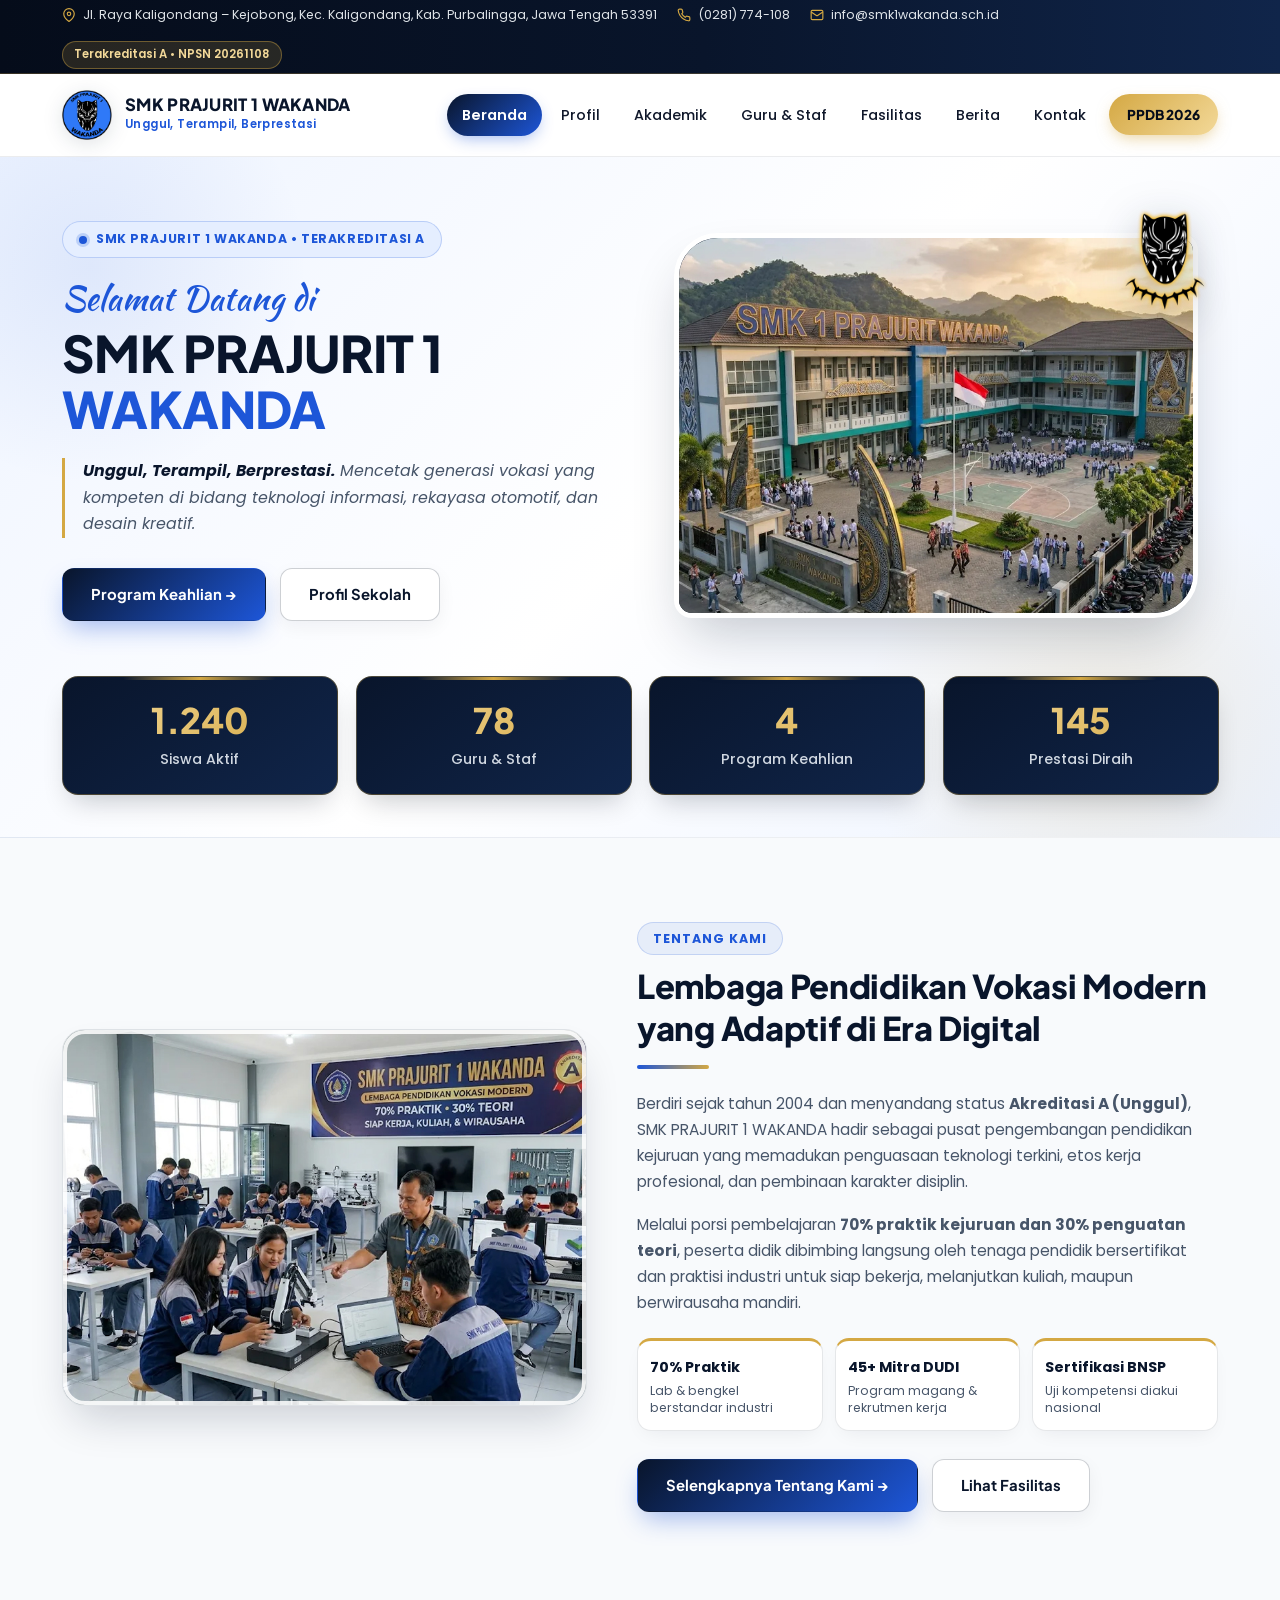
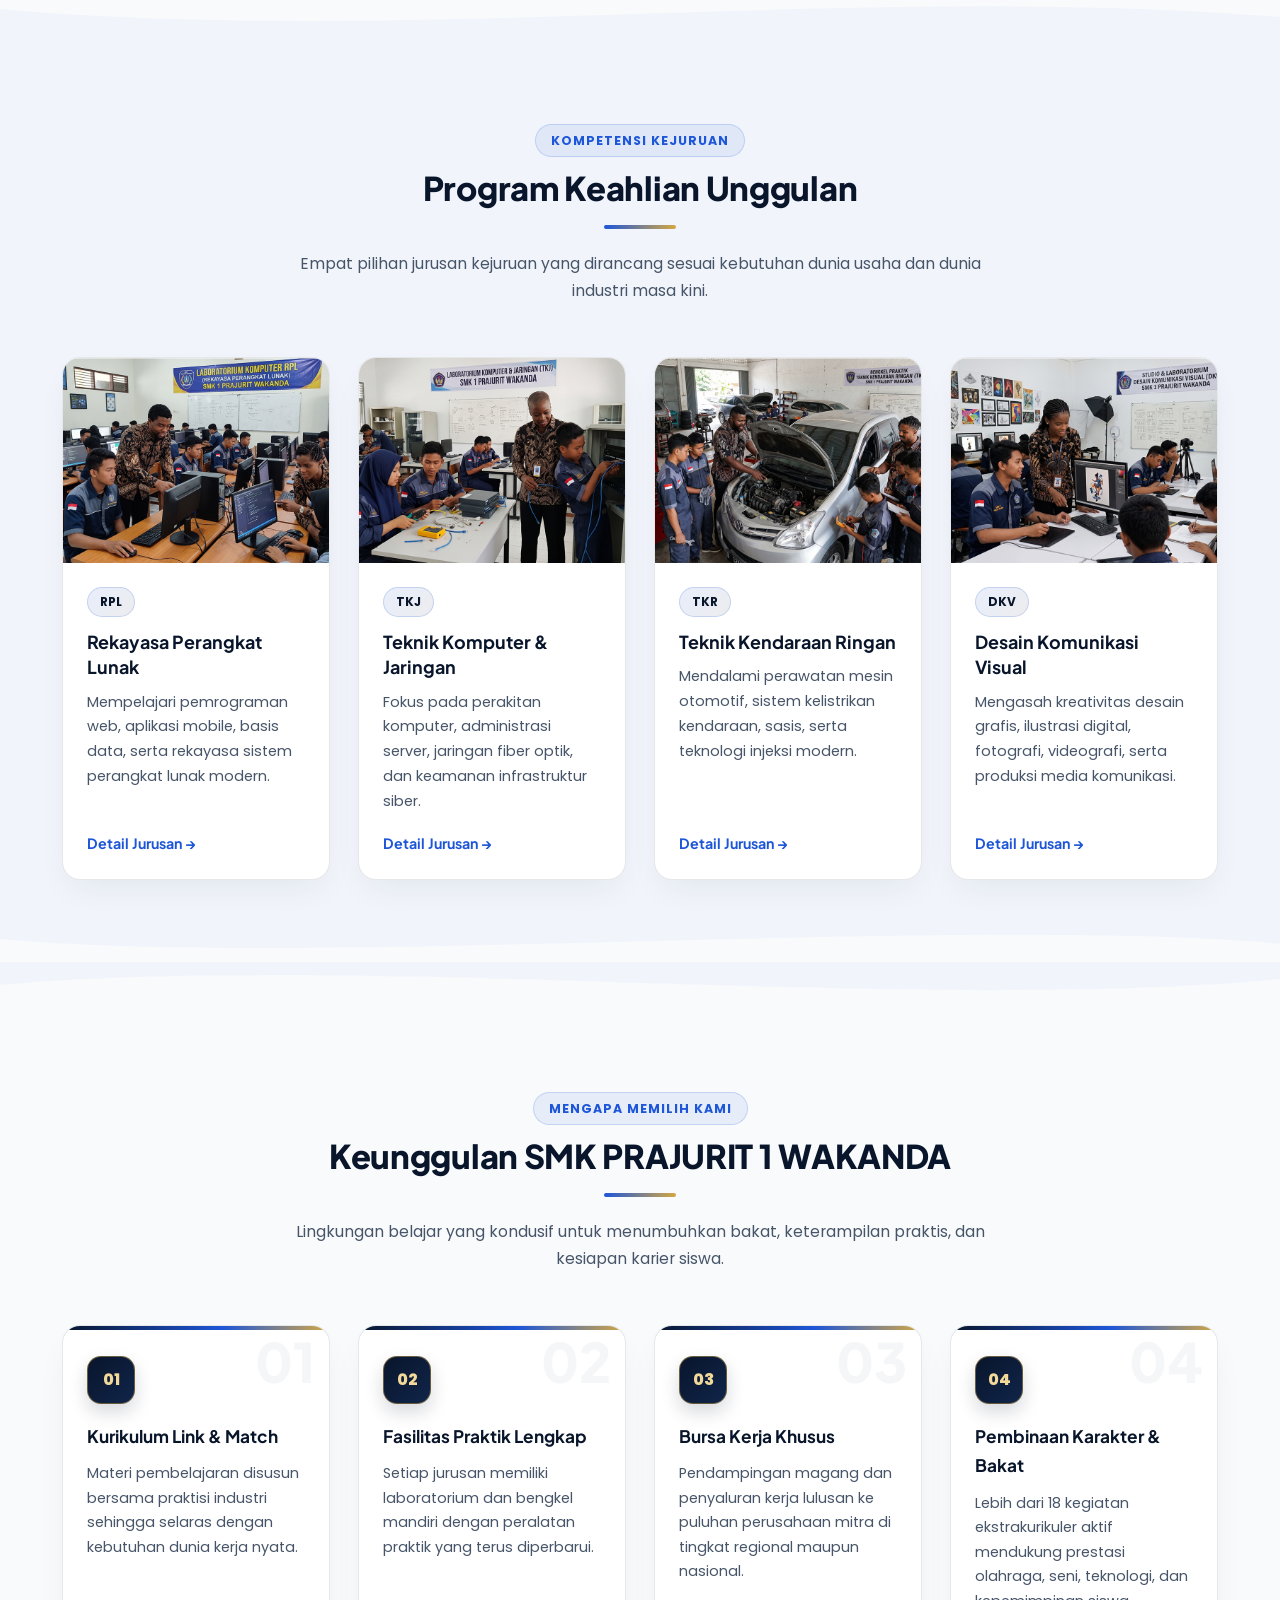
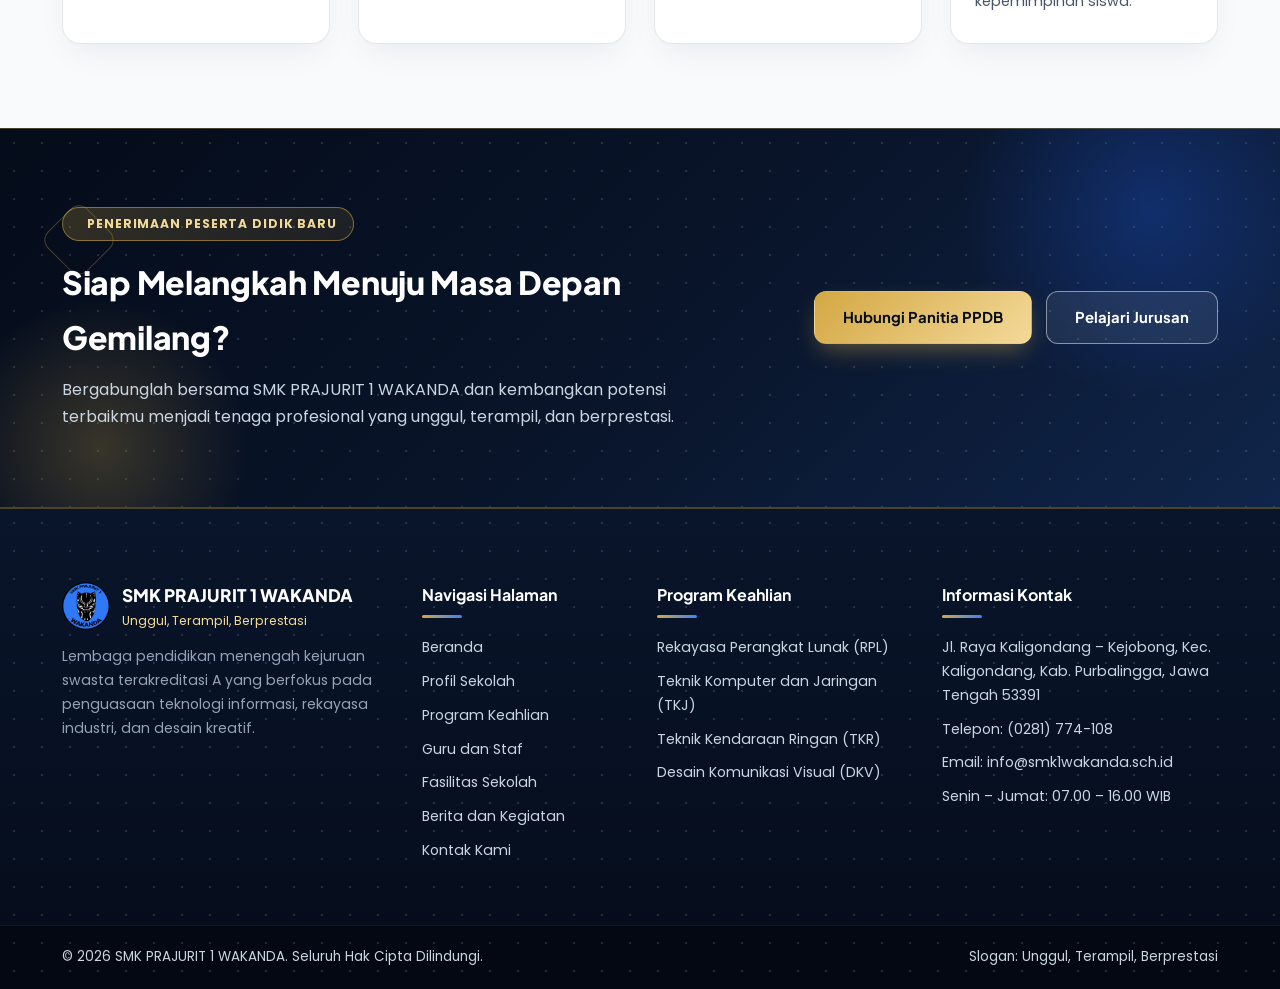
<file: index.html>
<!DOCTYPE html>
<html lang="id">
<head>
  <meta charset="UTF-8">
  <meta name="viewport" content="width=device-width, initial-scale=1.0">
  <meta name="description" content="Website Resmi SMK PRAJURIT 1 WAKANDA - Unggul, Terampil, Berprestasi">
  <title>Beranda | SMK PRAJURIT 1 WAKANDA</title>
  <link rel="preconnect" href="https://fonts.googleapis.com">
  <link rel="preconnect" href="https://fonts.gstatic.com" crossorigin>
  <link href="https://fonts.googleapis.com/css2?family=Kaushan+Script&family=Plus+Jakarta+Sans:wght@600;700;800&family=Poppins:wght@400;500;600;700&display=swap" rel="stylesheet">
  <link rel="stylesheet" href="css/style.css">
</head>
<body>
  <!-- Top Info Bar -->
  <div class="wisnu_topbar" id="wisnu_topbar">
    <div class="wisnu_container wisnu_topbar_inner">
      <div class="wisnu_topbar_info">
        <span class="wisnu_topbar_item">
          <svg class="wisnu_topbar_icon" viewBox="0 0 24 24" fill="none" stroke="currentColor" stroke-width="2" aria-hidden="true">
            <path d="M21 10c0 7-9 13-9 13s-9-6-9-13a9 9 0 0 1 18 0z"></path>
            <circle cx="12" cy="10" r="3"></circle>
          </svg>
          <span>Jl. Raya Kaligondang – Kejobong, Kec. Kaligondang, Kab. Purbalingga, Jawa Tengah 53391</span>
        </span>
        <span class="wisnu_topbar_item">
          <svg class="wisnu_topbar_icon" viewBox="0 0 24 24" fill="none" stroke="currentColor" stroke-width="2" aria-hidden="true">
            <path d="M22 16.92v3a2 2 0 0 1-2.18 2 19.79 19.79 0 0 1-8.63-3.07 19.5 19.5 0 0 1-6-6 19.79 19.79 0 0 1-3.07-8.67A2 2 0 0 1 4.11 2h3a2 2 0 0 1 2 1.72c.127.96.361 1.903.7 2.81a2 2 0 0 1-.45 2.11L8.09 9.91a16 16 0 0 0 6 6l1.27-1.27a2 2 0 0 1 2.11-.45c.907.339 1.85.573 2.81.7A2 2 0 0 1 22 16.92z"></path>
          </svg>
          <span>(0281) 774-108</span>
        </span>
        <span class="wisnu_topbar_item">
          <svg class="wisnu_topbar_icon" viewBox="0 0 24 24" fill="none" stroke="currentColor" stroke-width="2" aria-hidden="true">
            <rect x="2" y="4" width="20" height="16" rx="2"></rect>
            <path d="m22 7-8.97 5.7a1.94 1.94 0 0 1-2.06 0L2 7"></path>
          </svg>
          <span>info@smk1wakanda.sch.id</span>
        </span>
      </div>
      <div class="wisnu_topbar_right">
        <span class="wisnu_topbar_pill">Terakreditasi A &bull; NPSN 20261108</span>
      </div>
    </div>
  </div>

  <!-- Header & Navigasi Utama -->
  <header class="wisnu_header" id="wisnu_header">
    <div class="wisnu_container wisnu_nav_wrapper">
      <a href="index.html" class="wisnu_brand">
        <img src="images/logo.png" alt="Logo SMK PRAJURIT 1 WAKANDA" class="wisnu_brand_logo" data-wisnu-fallback="logo">
        <div class="wisnu_brand_text">
          <span class="wisnu_brand_title">SMK PRAJURIT 1 WAKANDA</span>
          <span class="wisnu_brand_subtitle">Unggul, Terampil, Berprestasi</span>
        </div>
      </a>

      <button type="button" class="wisnu_hamburger" id="wisnu_hamburger_btn" aria-label="Buka Menu Navigasi" aria-expanded="false">
        <span class="wisnu_hamburger_line"></span>
        <span class="wisnu_hamburger_line"></span>
        <span class="wisnu_hamburger_line"></span>
      </button>

      <nav class="wisnu_navbar" id="wisnu_navbar" aria-label="Navigasi Utama">
        <ul class="wisnu_nav_menu" id="wisnu_nav_menu">
          <li class="wisnu_nav_item"><a href="index.html" class="wisnu_nav_link">Beranda</a></li>
          <li class="wisnu_nav_item"><a href="profil.html" class="wisnu_nav_link">Profil</a></li>
          <li class="wisnu_nav_item"><a href="akademik.html" class="wisnu_nav_link">Akademik</a></li>
          <li class="wisnu_nav_item"><a href="guru.html" class="wisnu_nav_link">Guru &amp; Staf</a></li>
          <li class="wisnu_nav_item"><a href="fasilitas.html" class="wisnu_nav_link">Fasilitas</a></li>
          <li class="wisnu_nav_item"><a href="berita.html" class="wisnu_nav_link">Berita</a></li>
          <li class="wisnu_nav_item"><a href="kontak.html" class="wisnu_nav_link">Kontak</a></li>
          <li class="wisnu_nav_item"><a href="kontak.html#wisnu_contact_form" class="wisnu_nav_cta">PPDB 2026</a></li>
        </ul>
      </nav>
    </div>
  </header>
      <main id="wisnu_home">
    <!-- Hero Section Split Modern (Sesuai Referensi & Identitas SMK PRAJURIT 1 WAKANDA) -->
    <section class="wisnu_hero" id="wisnu_hero">
      <div class="wisnu_hero_orb_left" aria-hidden="true"></div>
      <div class="wisnu_hero_orb_right" aria-hidden="true"></div>

      <div class="wisnu_container">
        <div class="wisnu_hero_grid">
          <!-- Kolom Kiri: Teks Sambutan & Tombol Aksi -->
          <div class="wisnu_hero_left">
            <div class="wisnu_hero_pill">
              <span class="wisnu_hero_pill_dot" aria-hidden="true"></span>
              <span>SMK PRAJURIT 1 WAKANDA &bull; TERAKREDITASI A</span>
            </div>

            <p class="wisnu_hero_eyebrow">Selamat Datang di</p>
            <h1 class="wisnu_hero_title">
              SMK PRAJURIT 1
              <span class="wisnu_hero_title_highlight">WAKANDA</span>
            </h1>

            <div class="wisnu_hero_quote_box">
              <p class="wisnu_hero_slogan_text">
                <strong>Unggul, Terampil, Berprestasi.</strong> Mencetak generasi vokasi yang kompeten di bidang teknologi informasi, rekayasa otomotif, dan desain kreatif.
              </p>
            </div>

            <div class="wisnu_btn_group">
              <a href="akademik.html" class="wisnu_btn wisnu_btn_primary">Program Keahlian &rarr;</a>
              <a href="profil.html" class="wisnu_btn wisnu_btn_light_outline">Profil Sekolah</a>
            </div>
          </div>

          <!-- Kolom Kanan: Foto Utama Sekolah & Logo Emblem Kanan Atas (Keduanya Mengambang) -->
          <div class="wisnu_hero_right">
            <div class="wisnu_hero_emblem_float" aria-hidden="true">
              <img src="images/logo-emblem.png" alt="Emblem SMK PRAJURIT 1 WAKANDA" class="wisnu_hero_emblem_img">
            </div>

            <div class="wisnu_hero_media_card">
              <img src="images/sekolah.jpg" alt="Gedung Utama SMK PRAJURIT 1 WAKANDA" class="wisnu_hero_main_img">
            </div>
          </div>
        </div>

        <!-- Baris Statistik Terintegrasi -->
        <div class="wisnu_stats_strip" id="wisnu_stats">
          <div class="wisnu_stats_grid">
            <div class="wisnu_stat_card">
              <span class="wisnu_stat_number" data-target="1240">0</span>
              <span class="wisnu_stat_label">Siswa Aktif</span>
            </div>
            <div class="wisnu_stat_card">
              <span class="wisnu_stat_number" data-target="78">0</span>
              <span class="wisnu_stat_label">Guru &amp; Staf</span>
            </div>
            <div class="wisnu_stat_card">
              <span class="wisnu_stat_number" data-target="4">0</span>
              <span class="wisnu_stat_label">Program Keahlian</span>
            </div>
            <div class="wisnu_stat_card">
              <span class="wisnu_stat_number" data-target="145">0</span>
              <span class="wisnu_stat_label">Prestasi Diraih</span>
            </div>
          </div>
        </div>
      </div>
    </section>

    <!-- Tentang Kami -->
    <section class="wisnu_section" id="wisnu_about">
      <div class="wisnu_container wisnu_about_grid">
        <div class="wisnu_about_media wisnu_reveal_left">
          <div class="wisnu_about_frame">
            <img src="images/sekolah-2.jpg" alt="Kegiatan Pembelajaran Praktik SMK PRAJURIT 1 WAKANDA" class="wisnu_about_main_img">
          </div>
        </div>

        <div class="wisnu_about_body wisnu_reveal_right">
          <span class="wisnu_section_tag">Tentang Kami</span>
          <h2 class="wisnu_section_title">Lembaga Pendidikan Vokasi Modern yang Adaptif di Era Digital</h2>
          <div class="wisnu_title_line"></div>
          <p class="wisnu_text">Berdiri sejak tahun 2004 dan menyandang status <strong>Akreditasi A (Unggul)</strong>, SMK PRAJURIT 1 WAKANDA hadir sebagai pusat pengembangan pendidikan kejuruan yang memadukan penguasaan teknologi terkini, etos kerja profesional, dan pembinaan karakter disiplin.</p>
          <p class="wisnu_text">Melalui porsi pembelajaran <strong>70% praktik kejuruan dan 30% penguatan teori</strong>, peserta didik dibimbing langsung oleh tenaga pendidik bersertifikat dan praktisi industri untuk siap bekerja, melanjutkan kuliah, maupun berwirausaha mandiri.</p>

          <div class="wisnu_about_pillars">
            <div class="wisnu_about_pillar_item">
              <strong>70% Praktik</strong>
              <span>Lab &amp; bengkel berstandar industri</span>
            </div>
            <div class="wisnu_about_pillar_item">
              <strong>45+ Mitra DUDI</strong>
              <span>Program magang &amp; rekrutmen kerja</span>
            </div>
            <div class="wisnu_about_pillar_item">
              <strong>Sertifikasi BNSP</strong>
              <span>Uji kompetensi diakui nasional</span>
            </div>
          </div>

          <div class="wisnu_btn_group">
            <a href="profil.html" class="wisnu_btn wisnu_btn_primary">Selengkapnya Tentang Kami &rarr;</a>
            <a href="fasilitas.html" class="wisnu_btn wisnu_btn_light_outline">Lihat Fasilitas</a>
          </div>
        </div>
      </div>
    </section>

    <div class="wisnu_wave_divider" aria-hidden="true">
      <svg viewBox="0 0 1440 48" preserveAspectRatio="none" xmlns="http://www.w3.org/2000/svg">
        <path d="M0,16 C480,54 960,-12 1440,24 L1440,48 L0,48 Z" fill="#F1F5FB"/>
      </svg>
    </div>

    <!-- Ringkasan Program Keahlian -->
    <section class="wisnu_section wisnu_section_alt" id="wisnu_programs">
      <div class="wisnu_container">
        <div class="wisnu_section_header wisnu_reveal">
          <span class="wisnu_section_tag">Kompetensi Kejuruan</span>
          <h2 class="wisnu_section_title">Program Keahlian Unggulan</h2>
          <div class="wisnu_title_line wisnu_center_line"></div>
          <p class="wisnu_section_desc">Empat pilihan jurusan kejuruan yang dirancang sesuai kebutuhan dunia usaha dan dunia industri masa kini.</p>
        </div>

        <div class="wisnu_card_grid wisnu_grid_4">
          <article class="wisnu_card">
            <div class="wisnu_card_media_wrap"><img src="images/fasilitas/lab-rpl.jpg" alt="Rekayasa Perangkat Lunak" class="wisnu_card_img"></div>
            <div class="wisnu_card_body">
              <span class="wisnu_card_tag">RPL</span>
              <h3 class="wisnu_card_title">Rekayasa Perangkat Lunak</h3>
              <p class="wisnu_card_text">Mempelajari pemrograman web, aplikasi mobile, basis data, serta rekayasa sistem perangkat lunak modern.</p>
              <a href="akademik.html#wisnu_rpl" class="wisnu_card_link">Detail Jurusan &rarr;</a>
            </div>
          </article>

          <article class="wisnu_card">
            <div class="wisnu_card_media_wrap"><img src="images/fasilitas/lab-tkj.jpg" alt="Teknik Komputer dan Jaringan" class="wisnu_card_img"></div>
            <div class="wisnu_card_body">
              <span class="wisnu_card_tag">TKJ</span>
              <h3 class="wisnu_card_title">Teknik Komputer &amp; Jaringan</h3>
              <p class="wisnu_card_text">Fokus pada perakitan komputer, administrasi server, jaringan fiber optik, dan keamanan infrastruktur siber.</p>
              <a href="akademik.html#wisnu_tkj" class="wisnu_card_link">Detail Jurusan &rarr;</a>
            </div>
          </article>

          <article class="wisnu_card">
            <div class="wisnu_card_media_wrap"><img src="images/fasilitas/bengkel-tkr.jpg" alt="Teknik Kendaraan Ringan" class="wisnu_card_img"></div>
            <div class="wisnu_card_body">
              <span class="wisnu_card_tag">TKR</span>
              <h3 class="wisnu_card_title">Teknik Kendaraan Ringan</h3>
              <p class="wisnu_card_text">Mendalami perawatan mesin otomotif, sistem kelistrikan kendaraan, sasis, serta teknologi injeksi modern.</p>
              <a href="akademik.html#wisnu_tkr" class="wisnu_card_link">Detail Jurusan &rarr;</a>
            </div>
          </article>

          <article class="wisnu_card">
            <div class="wisnu_card_media_wrap"><img src="images/fasilitas/studio-dkv.jpg" alt="Desain Komunikasi Visual" class="wisnu_card_img"></div>
            <div class="wisnu_card_body">
              <span class="wisnu_card_tag">DKV</span>
              <h3 class="wisnu_card_title">Desain Komunikasi Visual</h3>
              <p class="wisnu_card_text">Mengasah kreativitas desain grafis, ilustrasi digital, fotografi, videografi, serta produksi media komunikasi.</p>
              <a href="akademik.html#wisnu_dkv" class="wisnu_card_link">Detail Jurusan &rarr;</a>
            </div>
          </article>
        </div>
      </div>
      <div class="wisnu_wave_banner" aria-hidden="true">
        <svg viewBox="0 0 1440 54" preserveAspectRatio="none" xmlns="http://www.w3.org/2000/svg">
          <path d="M0,22 C360,58 1080,-8 1440,28 L1440,54 L0,54 Z" fill="#F8FAFC"/>
        </svg>
      </div>
    </section>

    <div class="wisnu_wave_divider" style="background-color:#F1F5FB;" aria-hidden="true">
      <svg viewBox="0 0 1440 48" preserveAspectRatio="none" xmlns="http://www.w3.org/2000/svg">
        <path d="M0,24 C420,-10 1020,54 1440,18 L1440,48 L0,48 Z" fill="#F8FAFC"/>
      </svg>
    </div>

    <!-- Keunggulan Sekolah -->
    <section class="wisnu_section" id="wisnu_advantages">
      <div class="wisnu_container">
        <div class="wisnu_section_header wisnu_reveal">
          <span class="wisnu_section_tag">Mengapa Memilih Kami</span>
          <h2 class="wisnu_section_title">Keunggulan SMK PRAJURIT 1 WAKANDA</h2>
          <div class="wisnu_title_line wisnu_center_line"></div>
          <p class="wisnu_section_desc">Lingkungan belajar yang kondusif untuk menumbuhkan bakat, keterampilan praktis, dan kesiapan karier siswa.</p>
        </div>

        <div class="wisnu_card_grid wisnu_grid_4">
          <div class="wisnu_feature_card">
            <span class="wisnu_feature_watermark" aria-hidden="true">01</span>
            <div class="wisnu_feature_number">01</div>
            <h3 class="wisnu_feature_title">Kurikulum Link &amp; Match</h3>
            <p class="wisnu_feature_text">Materi pembelajaran disusun bersama praktisi industri sehingga selaras dengan kebutuhan dunia kerja nyata.</p>
          </div>

          <div class="wisnu_feature_card">
            <span class="wisnu_feature_watermark" aria-hidden="true">02</span>
            <div class="wisnu_feature_number">02</div>
            <h3 class="wisnu_feature_title">Fasilitas Praktik Lengkap</h3>
            <p class="wisnu_feature_text">Setiap jurusan memiliki laboratorium dan bengkel mandiri dengan peralatan praktik yang terus diperbarui.</p>
          </div>

          <div class="wisnu_feature_card">
            <span class="wisnu_feature_watermark" aria-hidden="true">03</span>
            <div class="wisnu_feature_number">03</div>
            <h3 class="wisnu_feature_title">Bursa Kerja Khusus</h3>
            <p class="wisnu_feature_text">Pendampingan magang dan penyaluran kerja lulusan ke puluhan perusahaan mitra di tingkat regional maupun nasional.</p>
          </div>

          <div class="wisnu_feature_card">
            <span class="wisnu_feature_watermark" aria-hidden="true">04</span>
            <div class="wisnu_feature_number">04</div>
            <h3 class="wisnu_feature_title">Pembinaan Karakter &amp; Bakat</h3>
            <p class="wisnu_feature_text">Lebih dari 18 kegiatan ekstrakurikuler aktif mendukung prestasi olahraga, seni, teknologi, dan kepemimpinan siswa.</p>
          </div>
        </div>
      </div>
      <div class="wisnu_wave_banner" aria-hidden="true">
        <svg viewBox="0 0 1440 54" preserveAspectRatio="none" xmlns="http://www.w3.org/2000/svg">
          <path d="M0,22 C360,58 1080,-8 1440,28 L1440,54 L0,54 Z" fill="#F8FAFC"/>
        </svg>
      </div>
    </section>

    <!-- Ajakan Bergabung -->
    <section class="wisnu_cta_section" id="wisnu_cta">
      <div class="wisnu_shape_grid_pattern" aria-hidden="true"></div>
      <div class="wisnu_shape_orb_1" aria-hidden="true"></div>
      <div class="wisnu_shape_orb_2" aria-hidden="true"></div>
      <div class="wisnu_shape_diamond wisnu_shape_diamond_cta" aria-hidden="true"></div>
      <div class="wisnu_container wisnu_cta_box wisnu_reveal_scale">
        <div class="wisnu_cta_text">
          <span class="wisnu_badge"><span class="wisnu_badge_dot" aria-hidden="true"></span>Penerimaan Peserta Didik Baru</span>
          <h2 class="wisnu_cta_title">Siap Melangkah Menuju Masa Depan Gemilang?</h2>
          <p class="wisnu_cta_desc">Bergabunglah bersama SMK PRAJURIT 1 WAKANDA dan kembangkan potensi terbaikmu menjadi tenaga profesional yang unggul, terampil, dan berprestasi.</p>
        </div>
        <div class="wisnu_cta_actions">
          <a href="kontak.html" class="wisnu_btn wisnu_btn_accent">Hubungi Panitia PPDB</a>
          <a href="akademik.html" class="wisnu_btn wisnu_btn_outline">Pelajari Jurusan</a>
        </div>
      </div>
    </section>
  </main>
  <!-- Footer Utama -->
  <footer class="wisnu_footer" id="wisnu_footer">
    <div class="wisnu_shape_grid_pattern" aria-hidden="true"></div>
    <div class="wisnu_container wisnu_footer_grid">
      <div class="wisnu_footer_col">
        <div class="wisnu_footer_brand">
          <img src="images/logo.png" alt="Logo SMK PRAJURIT 1 WAKANDA" class="wisnu_footer_logo" data-wisnu-fallback="logo">
          <div>
            <h3 class="wisnu_footer_title">SMK PRAJURIT 1 WAKANDA</h3>
            <p class="wisnu_footer_tagline">Unggul, Terampil, Berprestasi</p>
          </div>
        </div>
        <p class="wisnu_footer_desc">Lembaga pendidikan menengah kejuruan swasta terakreditasi A yang berfokus pada penguasaan teknologi informasi, rekayasa industri, dan desain kreatif.</p>
      </div>

      <div class="wisnu_footer_col">
        <h4 class="wisnu_footer_heading">Navigasi Halaman</h4>
        <ul class="wisnu_footer_links">
          <li><a href="index.html">Beranda</a></li>
          <li><a href="profil.html">Profil Sekolah</a></li>
          <li><a href="akademik.html">Program Keahlian</a></li>
          <li><a href="guru.html">Guru dan Staf</a></li>
          <li><a href="fasilitas.html">Fasilitas Sekolah</a></li>
          <li><a href="berita.html">Berita dan Kegiatan</a></li>
          <li><a href="kontak.html">Kontak Kami</a></li>
        </ul>
      </div>

      <div class="wisnu_footer_col">
        <h4 class="wisnu_footer_heading">Program Keahlian</h4>
        <ul class="wisnu_footer_links">
          <li><a href="akademik.html#wisnu_rpl">Rekayasa Perangkat Lunak (RPL)</a></li>
          <li><a href="akademik.html#wisnu_tkj">Teknik Komputer dan Jaringan (TKJ)</a></li>
          <li><a href="akademik.html#wisnu_tkr">Teknik Kendaraan Ringan (TKR)</a></li>
          <li><a href="akademik.html#wisnu_dkv">Desain Komunikasi Visual (DKV)</a></li>
        </ul>
      </div>

      <div class="wisnu_footer_col">
        <h4 class="wisnu_footer_heading">Informasi Kontak</h4>
        <ul class="wisnu_footer_contact">
          <li>Jl. Raya Kaligondang – Kejobong, Kec. Kaligondang, Kab. Purbalingga, Jawa Tengah 53391</li>
          <li>Telepon: (0281) 774-108</li>
          <li>Email: info@smk1wakanda.sch.id</li>
          <li>Senin – Jumat: 07.00 – 16.00 WIB</li>
        </ul>
      </div>
    </div>

    <div class="wisnu_footer_bottom">
      <div class="wisnu_container wisnu_footer_bottom_inner">
        <p>&copy; 2026 SMK PRAJURIT 1 WAKANDA. Seluruh Hak Cipta Dilindungi.</p>
        <p>Slogan: Unggul, Terampil, Berprestasi</p>
      </div>
    </div>
  </footer>

  <!-- Tombol Kembali ke Atas -->
  <button type="button" class="wisnu_back_to_top" id="wisnu_back_to_top" aria-label="Kembali ke atas">&#8593;</button>

  <script src="js/script.js"></script>
</body>
</html>
</file>
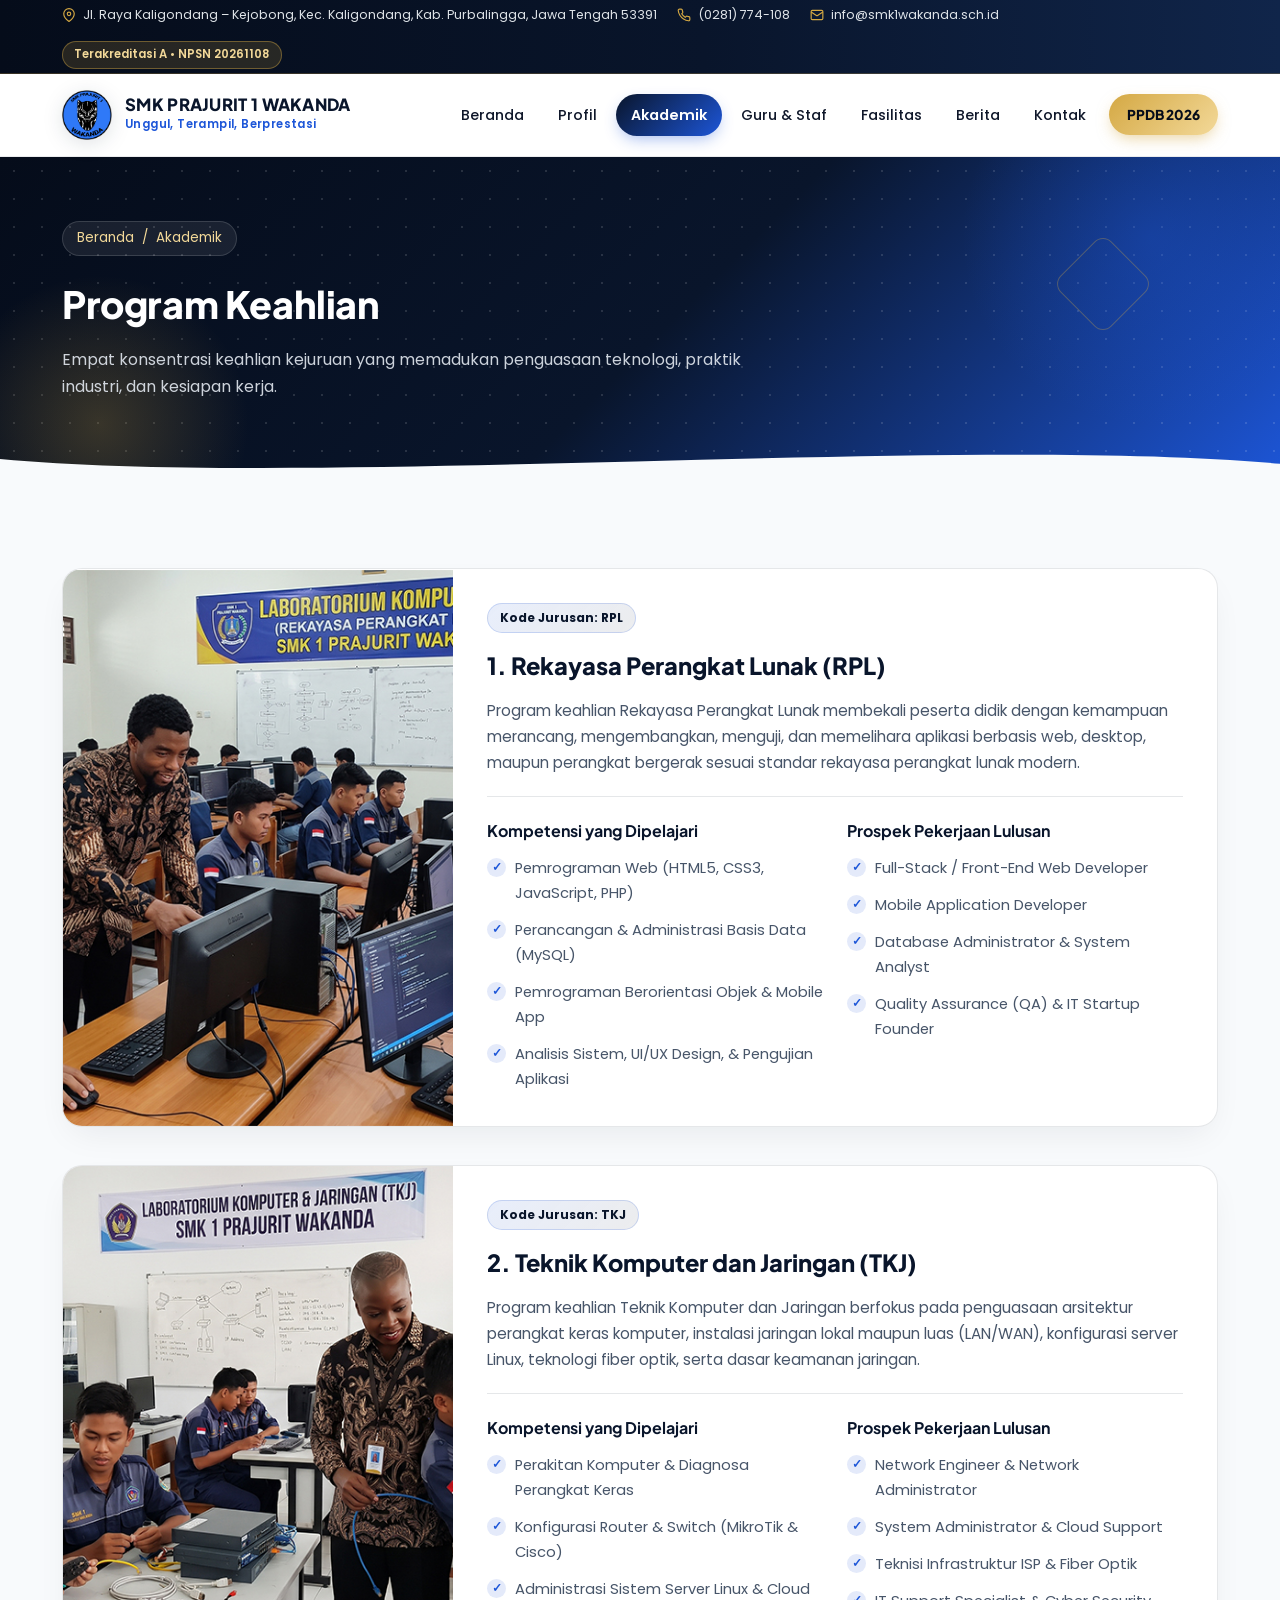
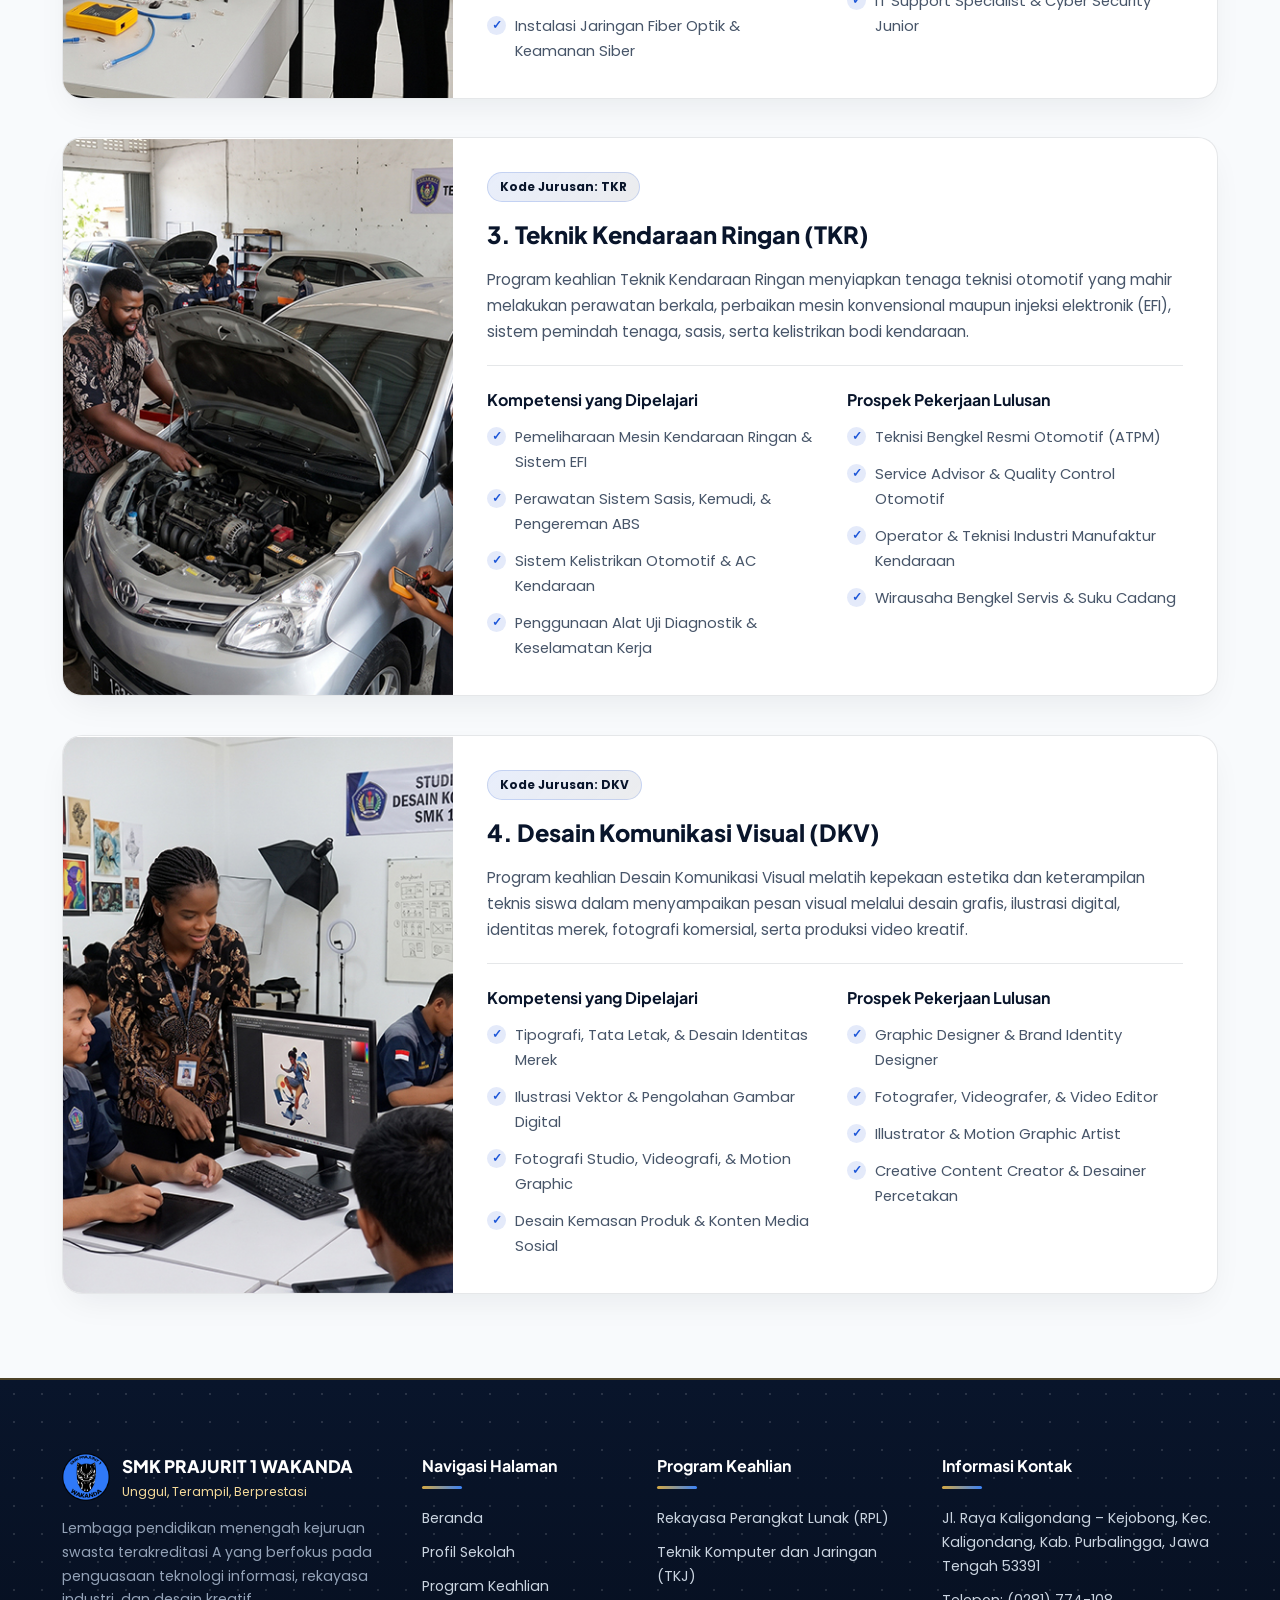
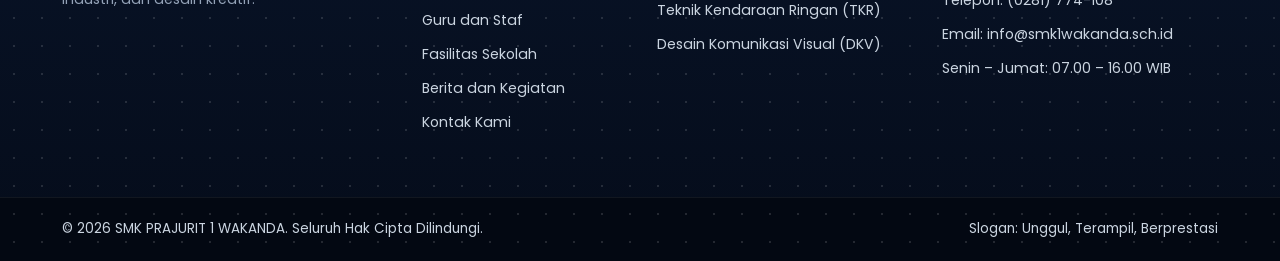
<file: akademik.html>
<!DOCTYPE html>
<html lang="id">
<head>
  <meta charset="UTF-8">
  <meta name="viewport" content="width=device-width, initial-scale=1.0">
  <meta name="description" content="Empat Program Keahlian Unggulan di SMK PRAJURIT 1 WAKANDA: RPL, TKJ, TKR, dan DKV">
  <title>Program Keahlian | SMK PRAJURIT 1 WAKANDA</title>
  <link rel="preconnect" href="https://fonts.googleapis.com">
  <link rel="preconnect" href="https://fonts.gstatic.com" crossorigin>
  <link href="https://fonts.googleapis.com/css2?family=Kaushan+Script&family=Plus+Jakarta+Sans:wght@600;700;800&family=Poppins:wght@400;500;600;700&display=swap" rel="stylesheet">
  <link rel="stylesheet" href="css/style.css">
</head>
<body>
  <!-- Top Info Bar -->
  <div class="wisnu_topbar" id="wisnu_topbar">
    <div class="wisnu_container wisnu_topbar_inner">
      <div class="wisnu_topbar_info">
        <span class="wisnu_topbar_item">
          <svg class="wisnu_topbar_icon" viewBox="0 0 24 24" fill="none" stroke="currentColor" stroke-width="2" aria-hidden="true">
            <path d="M21 10c0 7-9 13-9 13s-9-6-9-13a9 9 0 0 1 18 0z"></path>
            <circle cx="12" cy="10" r="3"></circle>
          </svg>
          <span>Jl. Raya Kaligondang – Kejobong, Kec. Kaligondang, Kab. Purbalingga, Jawa Tengah 53391</span>
        </span>
        <span class="wisnu_topbar_item">
          <svg class="wisnu_topbar_icon" viewBox="0 0 24 24" fill="none" stroke="currentColor" stroke-width="2" aria-hidden="true">
            <path d="M22 16.92v3a2 2 0 0 1-2.18 2 19.79 19.79 0 0 1-8.63-3.07 19.5 19.5 0 0 1-6-6 19.79 19.79 0 0 1-3.07-8.67A2 2 0 0 1 4.11 2h3a2 2 0 0 1 2 1.72c.127.96.361 1.903.7 2.81a2 2 0 0 1-.45 2.11L8.09 9.91a16 16 0 0 0 6 6l1.27-1.27a2 2 0 0 1 2.11-.45c.907.339 1.85.573 2.81.7A2 2 0 0 1 22 16.92z"></path>
          </svg>
          <span>(0281) 774-108</span>
        </span>
        <span class="wisnu_topbar_item">
          <svg class="wisnu_topbar_icon" viewBox="0 0 24 24" fill="none" stroke="currentColor" stroke-width="2" aria-hidden="true">
            <rect x="2" y="4" width="20" height="16" rx="2"></rect>
            <path d="m22 7-8.97 5.7a1.94 1.94 0 0 1-2.06 0L2 7"></path>
          </svg>
          <span>info@smk1wakanda.sch.id</span>
        </span>
      </div>
      <div class="wisnu_topbar_right">
        <span class="wisnu_topbar_pill">Terakreditasi A &bull; NPSN 20261108</span>
      </div>
    </div>
  </div>

  <!-- Header & Navigasi Utama -->
  <header class="wisnu_header" id="wisnu_header">
    <div class="wisnu_container wisnu_nav_wrapper">
      <a href="index.html" class="wisnu_brand">
        <img src="images/logo.png" alt="Logo SMK PRAJURIT 1 WAKANDA" class="wisnu_brand_logo" data-wisnu-fallback="logo">
        <div class="wisnu_brand_text">
          <span class="wisnu_brand_title">SMK PRAJURIT 1 WAKANDA</span>
          <span class="wisnu_brand_subtitle">Unggul, Terampil, Berprestasi</span>
        </div>
      </a>

      <button type="button" class="wisnu_hamburger" id="wisnu_hamburger_btn" aria-label="Buka Menu Navigasi" aria-expanded="false">
        <span class="wisnu_hamburger_line"></span>
        <span class="wisnu_hamburger_line"></span>
        <span class="wisnu_hamburger_line"></span>
      </button>

      <nav class="wisnu_navbar" id="wisnu_navbar" aria-label="Navigasi Utama">
        <ul class="wisnu_nav_menu" id="wisnu_nav_menu">
          <li class="wisnu_nav_item"><a href="index.html" class="wisnu_nav_link">Beranda</a></li>
          <li class="wisnu_nav_item"><a href="profil.html" class="wisnu_nav_link">Profil</a></li>
          <li class="wisnu_nav_item"><a href="akademik.html" class="wisnu_nav_link">Akademik</a></li>
          <li class="wisnu_nav_item"><a href="guru.html" class="wisnu_nav_link">Guru &amp; Staf</a></li>
          <li class="wisnu_nav_item"><a href="fasilitas.html" class="wisnu_nav_link">Fasilitas</a></li>
          <li class="wisnu_nav_item"><a href="berita.html" class="wisnu_nav_link">Berita</a></li>
          <li class="wisnu_nav_item"><a href="kontak.html" class="wisnu_nav_link">Kontak</a></li>
          <li class="wisnu_nav_item"><a href="kontak.html#wisnu_contact_form" class="wisnu_nav_cta">PPDB 2026</a></li>
        </ul>
      </nav>
    </div>
  </header>
  <main id="wisnu_akademik_page">
    <!-- Banner Halaman -->
    <section class="wisnu_page_banner">
      <div class="wisnu_shape_grid_pattern" aria-hidden="true"></div>
      <div class="wisnu_shape_orb_1" aria-hidden="true"></div>
      <div class="wisnu_shape_orb_2" aria-hidden="true"></div>
      <div class="wisnu_shape_diamond wisnu_shape_diamond_banner" aria-hidden="true"></div>
      <div class="wisnu_container wisnu_reveal">
        <nav class="wisnu_breadcrumb" aria-label="Breadcrumb">
          <a href="index.html">Beranda</a> <span>/</span> <span>Akademik</span>
        </nav>
        <h1 class="wisnu_page_title">Program Keahlian</h1>
        <p class="wisnu_page_subtitle">Empat konsentrasi keahlian kejuruan yang memadukan penguasaan teknologi, praktik industri, dan kesiapan kerja.</p>
      </div>
      <div class="wisnu_wave_banner" aria-hidden="true">
        <svg viewBox="0 0 1440 54" preserveAspectRatio="none" xmlns="http://www.w3.org/2000/svg">
          <path d="M0,22 C360,58 1080,-8 1440,28 L1440,54 L0,54 Z" fill="#F8FAFC"/>
        </svg>
      </div>
    </section>

    <!-- Daftar 4 Program Keahlian -->
    <section class="wisnu_section" id="wisnu_jurusan_list">
      <div class="wisnu_container wisnu_program_stack">

        <!-- 1. RPL -->
        <article class="wisnu_program_detail_card" id="wisnu_rpl">
          <div class="wisnu_program_media">
            <img src="images/fasilitas/lab-rpl.jpg" alt="Laboratorium Rekayasa Perangkat Lunak" class="wisnu_program_img">
          </div>
          <div class="wisnu_program_content">
            <div class="wisnu_program_header">
              <span class="wisnu_card_tag">Kode Jurusan: RPL</span>
              <h2 class="wisnu_program_title">1. Rekayasa Perangkat Lunak (RPL)</h2>
            </div>
            <p class="wisnu_text">Program keahlian Rekayasa Perangkat Lunak membekali peserta didik dengan kemampuan merancang, mengembangkan, menguji, dan memelihara aplikasi berbasis web, desktop, maupun perangkat bergerak sesuai standar rekayasa perangkat lunak modern.</p>
            <div class="wisnu_program_columns">
              <div>
                <h3 class="wisnu_sub_heading">Kompetensi yang Dipelajari</h3>
                <ul class="wisnu_checklist">
                  <li>Pemrograman Web (HTML5, CSS3, JavaScript, PHP)</li>
                  <li>Perancangan &amp; Administrasi Basis Data (MySQL)</li>
                  <li>Pemrograman Berorientasi Objek &amp; Mobile App</li>
                  <li>Analisis Sistem, UI/UX Design, &amp; Pengujian Aplikasi</li>
                </ul>
              </div>
              <div>
                <h3 class="wisnu_sub_heading">Prospek Pekerjaan Lulusan</h3>
                <ul class="wisnu_checklist">
                  <li>Full-Stack / Front-End Web Developer</li>
                  <li>Mobile Application Developer</li>
                  <li>Database Administrator &amp; System Analyst</li>
                  <li>Quality Assurance (QA) &amp; IT Startup Founder</li>
                </ul>
              </div>
            </div>
          </div>
        </article>

        <!-- 2. TKJ -->
        <article class="wisnu_program_detail_card" id="wisnu_tkj">
          <div class="wisnu_program_media">
            <img src="images/fasilitas/lab-tkj.jpg" alt="Laboratorium Teknik Komputer dan Jaringan" class="wisnu_program_img">
          </div>
          <div class="wisnu_program_content">
            <div class="wisnu_program_header">
              <span class="wisnu_card_tag">Kode Jurusan: TKJ</span>
              <h2 class="wisnu_program_title">2. Teknik Komputer dan Jaringan (TKJ)</h2>
            </div>
            <p class="wisnu_text">Program keahlian Teknik Komputer dan Jaringan berfokus pada penguasaan arsitektur perangkat keras komputer, instalasi jaringan lokal maupun luas (LAN/WAN), konfigurasi server Linux, teknologi fiber optik, serta dasar keamanan jaringan.</p>
            <div class="wisnu_program_columns">
              <div>
                <h3 class="wisnu_sub_heading">Kompetensi yang Dipelajari</h3>
                <ul class="wisnu_checklist">
                  <li>Perakitan Komputer &amp; Diagnosa Perangkat Keras</li>
                  <li>Konfigurasi Router &amp; Switch (MikroTik &amp; Cisco)</li>
                  <li>Administrasi Sistem Server Linux &amp; Cloud</li>
                  <li>Instalasi Jaringan Fiber Optik &amp; Keamanan Siber</li>
                </ul>
              </div>
              <div>
                <h3 class="wisnu_sub_heading">Prospek Pekerjaan Lulusan</h3>
                <ul class="wisnu_checklist">
                  <li>Network Engineer &amp; Network Administrator</li>
                  <li>System Administrator &amp; Cloud Support</li>
                  <li>Teknisi Infrastruktur ISP &amp; Fiber Optik</li>
                  <li>IT Support Specialist &amp; Cyber Security Junior</li>
                </ul>
              </div>
            </div>
          </div>
        </article>

        <!-- 3. TKR -->
        <article class="wisnu_program_detail_card" id="wisnu_tkr">
          <div class="wisnu_program_media">
            <img src="images/fasilitas/bengkel-tkr.jpg" alt="Bengkel Teknik Kendaraan Ringan" class="wisnu_program_img">
          </div>
          <div class="wisnu_program_content">
            <div class="wisnu_program_header">
              <span class="wisnu_card_tag">Kode Jurusan: TKR</span>
              <h2 class="wisnu_program_title">3. Teknik Kendaraan Ringan (TKR)</h2>
            </div>
            <p class="wisnu_text">Program keahlian Teknik Kendaraan Ringan menyiapkan tenaga teknisi otomotif yang mahir melakukan perawatan berkala, perbaikan mesin konvensional maupun injeksi elektronik (EFI), sistem pemindah tenaga, sasis, serta kelistrikan bodi kendaraan.</p>
            <div class="wisnu_program_columns">
              <div>
                <h3 class="wisnu_sub_heading">Kompetensi yang Dipelajari</h3>
                <ul class="wisnu_checklist">
                  <li>Pemeliharaan Mesin Kendaraan Ringan &amp; Sistem EFI</li>
                  <li>Perawatan Sistem Sasis, Kemudi, &amp; Pengereman ABS</li>
                  <li>Sistem Kelistrikan Otomotif &amp; AC Kendaraan</li>
                  <li>Penggunaan Alat Uji Diagnostik &amp; Keselamatan Kerja</li>
                </ul>
              </div>
              <div>
                <h3 class="wisnu_sub_heading">Prospek Pekerjaan Lulusan</h3>
                <ul class="wisnu_checklist">
                  <li>Teknisi Bengkel Resmi Otomotif (ATPM)</li>
                  <li>Service Advisor &amp; Quality Control Otomotif</li>
                  <li>Operator &amp; Teknisi Industri Manufaktur Kendaraan</li>
                  <li>Wirausaha Bengkel Servis &amp; Suku Cadang</li>
                </ul>
              </div>
            </div>
          </div>
        </article>

        <!-- 4. DKV -->
        <article class="wisnu_program_detail_card" id="wisnu_dkv">
          <div class="wisnu_program_media">
            <img src="images/fasilitas/studio-dkv.jpg" alt="Studio Desain Komunikasi Visual" class="wisnu_program_img">
          </div>
          <div class="wisnu_program_content">
            <div class="wisnu_program_header">
              <span class="wisnu_card_tag">Kode Jurusan: DKV</span>
              <h2 class="wisnu_program_title">4. Desain Komunikasi Visual (DKV)</h2>
            </div>
            <p class="wisnu_text">Program keahlian Desain Komunikasi Visual melatih kepekaan estetika dan keterampilan teknis siswa dalam menyampaikan pesan visual melalui desain grafis, ilustrasi digital, identitas merek, fotografi komersial, serta produksi video kreatif.</p>
            <div class="wisnu_program_columns">
              <div>
                <h3 class="wisnu_sub_heading">Kompetensi yang Dipelajari</h3>
                <ul class="wisnu_checklist">
                  <li>Tipografi, Tata Letak, &amp; Desain Identitas Merek</li>
                  <li>Ilustrasi Vektor &amp; Pengolahan Gambar Digital</li>
                  <li>Fotografi Studio, Videografi, &amp; Motion Graphic</li>
                  <li>Desain Kemasan Produk &amp; Konten Media Sosial</li>
                </ul>
              </div>
              <div>
                <h3 class="wisnu_sub_heading">Prospek Pekerjaan Lulusan</h3>
                <ul class="wisnu_checklist">
                  <li>Graphic Designer &amp; Brand Identity Designer</li>
                  <li>Fotografer, Videografer, &amp; Video Editor</li>
                  <li>Illustrator &amp; Motion Graphic Artist</li>
                  <li>Creative Content Creator &amp; Desainer Percetakan</li>
                </ul>
              </div>
            </div>
          </div>
        </article>

      </div>
    </section>
  </main>
  <!-- Footer Utama -->
  <footer class="wisnu_footer" id="wisnu_footer">
    <div class="wisnu_shape_grid_pattern" aria-hidden="true"></div>
    <div class="wisnu_container wisnu_footer_grid">
      <div class="wisnu_footer_col">
        <div class="wisnu_footer_brand">
          <img src="images/logo.png" alt="Logo SMK PRAJURIT 1 WAKANDA" class="wisnu_footer_logo" data-wisnu-fallback="logo">
          <div>
            <h3 class="wisnu_footer_title">SMK PRAJURIT 1 WAKANDA</h3>
            <p class="wisnu_footer_tagline">Unggul, Terampil, Berprestasi</p>
          </div>
        </div>
        <p class="wisnu_footer_desc">Lembaga pendidikan menengah kejuruan swasta terakreditasi A yang berfokus pada penguasaan teknologi informasi, rekayasa industri, dan desain kreatif.</p>
      </div>

      <div class="wisnu_footer_col">
        <h4 class="wisnu_footer_heading">Navigasi Halaman</h4>
        <ul class="wisnu_footer_links">
          <li><a href="index.html">Beranda</a></li>
          <li><a href="profil.html">Profil Sekolah</a></li>
          <li><a href="akademik.html">Program Keahlian</a></li>
          <li><a href="guru.html">Guru dan Staf</a></li>
          <li><a href="fasilitas.html">Fasilitas Sekolah</a></li>
          <li><a href="berita.html">Berita dan Kegiatan</a></li>
          <li><a href="kontak.html">Kontak Kami</a></li>
        </ul>
      </div>

      <div class="wisnu_footer_col">
        <h4 class="wisnu_footer_heading">Program Keahlian</h4>
        <ul class="wisnu_footer_links">
          <li><a href="akademik.html#wisnu_rpl">Rekayasa Perangkat Lunak (RPL)</a></li>
          <li><a href="akademik.html#wisnu_tkj">Teknik Komputer dan Jaringan (TKJ)</a></li>
          <li><a href="akademik.html#wisnu_tkr">Teknik Kendaraan Ringan (TKR)</a></li>
          <li><a href="akademik.html#wisnu_dkv">Desain Komunikasi Visual (DKV)</a></li>
        </ul>
      </div>

      <div class="wisnu_footer_col">
        <h4 class="wisnu_footer_heading">Informasi Kontak</h4>
        <ul class="wisnu_footer_contact">
          <li>Jl. Raya Kaligondang – Kejobong, Kec. Kaligondang, Kab. Purbalingga, Jawa Tengah 53391</li>
          <li>Telepon: (0281) 774-108</li>
          <li>Email: info@smk1wakanda.sch.id</li>
          <li>Senin – Jumat: 07.00 – 16.00 WIB</li>
        </ul>
      </div>
    </div>

    <div class="wisnu_footer_bottom">
      <div class="wisnu_container wisnu_footer_bottom_inner">
        <p>&copy; 2026 SMK PRAJURIT 1 WAKANDA. Seluruh Hak Cipta Dilindungi.</p>
        <p>Slogan: Unggul, Terampil, Berprestasi</p>
      </div>
    </div>
  </footer>

  <!-- Tombol Kembali ke Atas -->
  <button type="button" class="wisnu_back_to_top" id="wisnu_back_to_top" aria-label="Kembali ke atas">&#8593;</button>

  <script src="js/script.js"></script>
</body>
</html>
</file>
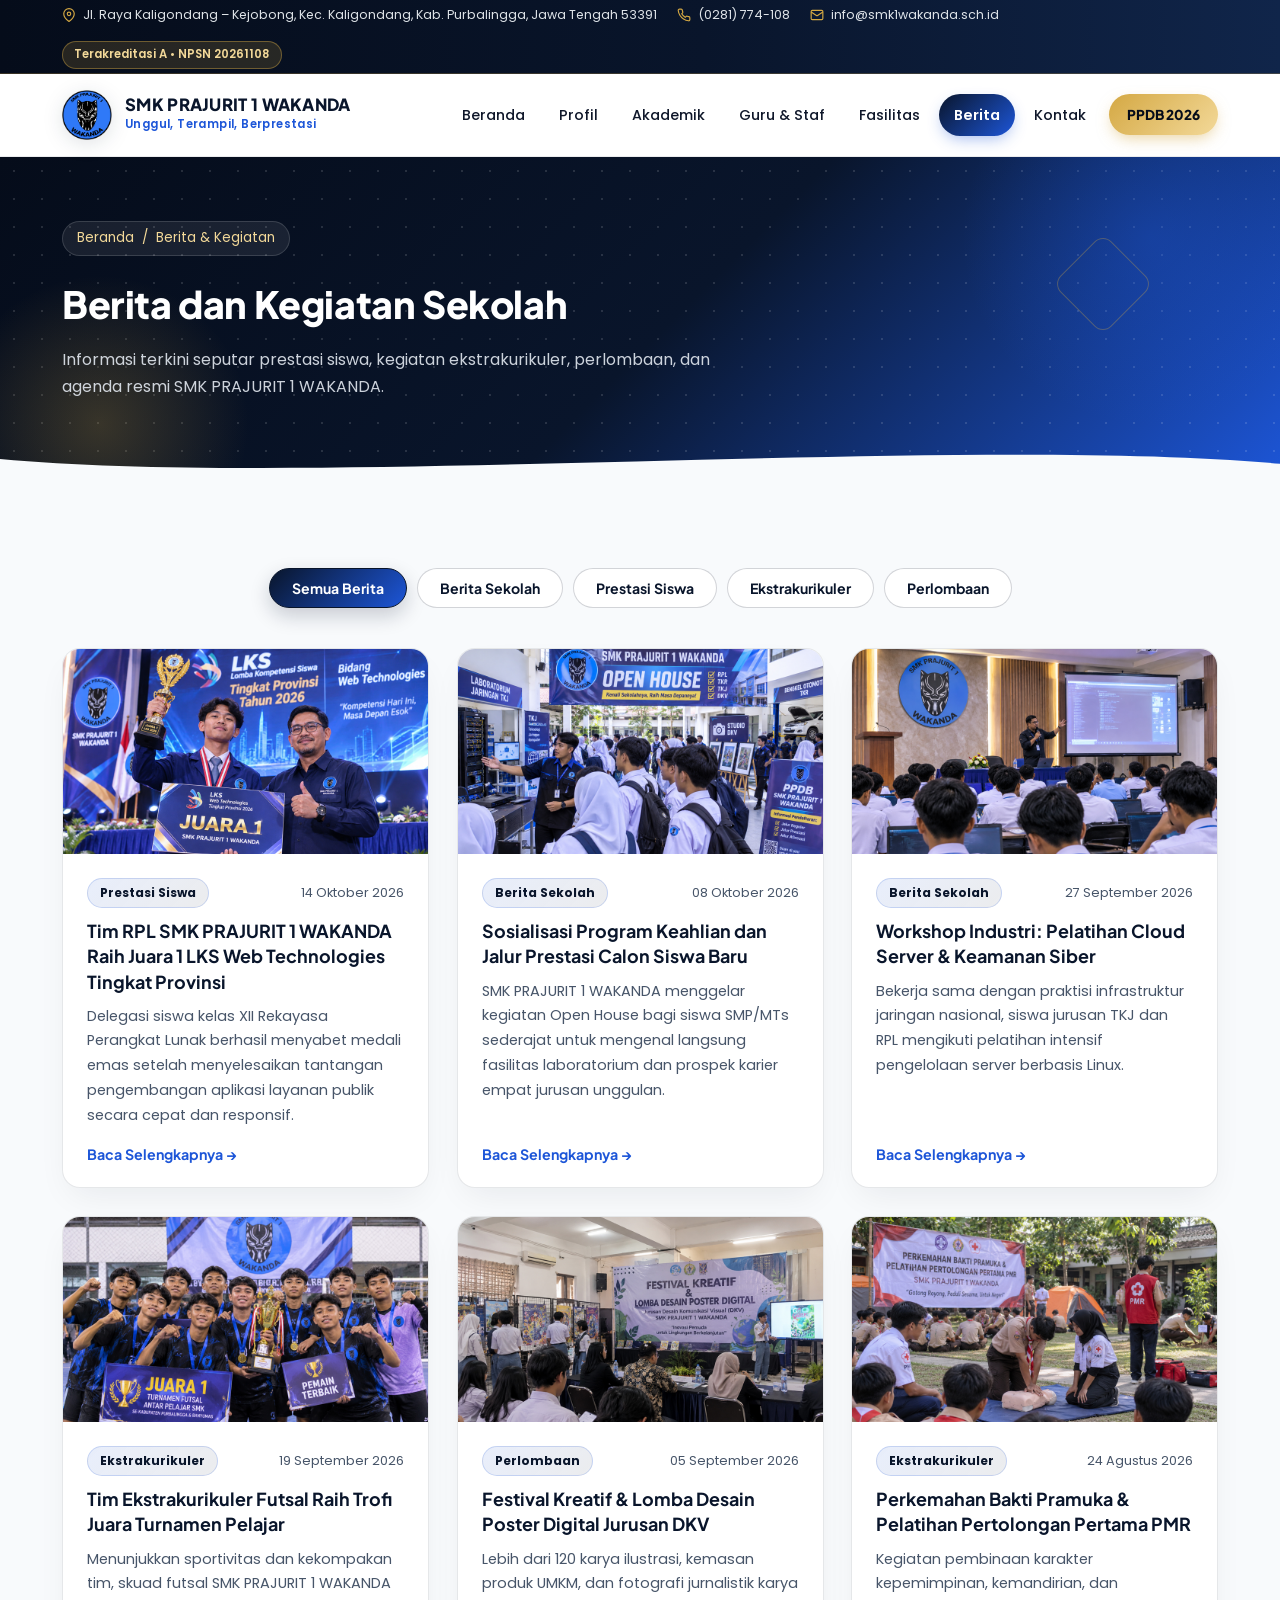
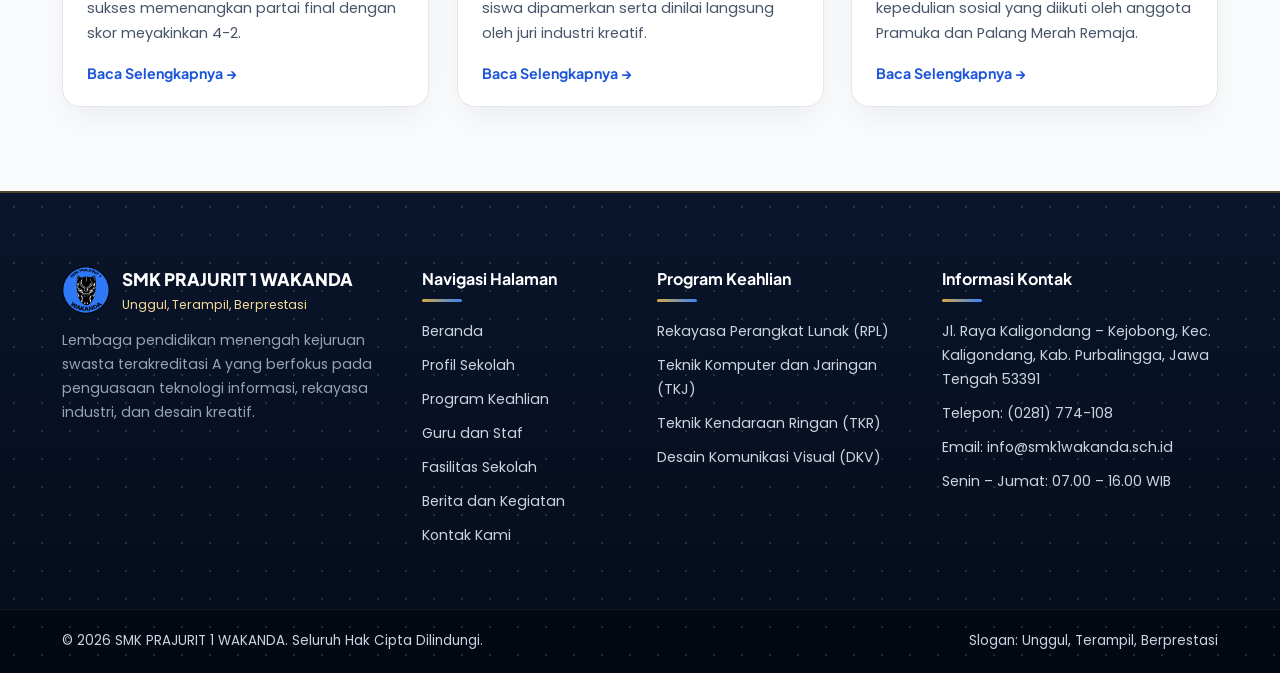
<file: berita.html>
<!DOCTYPE html>
<html lang="id">
<head>
  <meta charset="UTF-8">
  <meta name="viewport" content="width=device-width, initial-scale=1.0">
  <meta name="description" content="Berita Terbaru, Prestasi Siswa, Ekstrakurikuler, dan Dokumentasi Acara SMK PRAJURIT 1 WAKANDA">
  <title>Berita dan Kegiatan | SMK PRAJURIT 1 WAKANDA</title>
  <link rel="preconnect" href="https://fonts.googleapis.com">
  <link rel="preconnect" href="https://fonts.gstatic.com" crossorigin>
  <link href="https://fonts.googleapis.com/css2?family=Kaushan+Script&family=Plus+Jakarta+Sans:wght@600;700;800&family=Poppins:wght@400;500;600;700&display=swap" rel="stylesheet">
  <link rel="stylesheet" href="css/style.css">
</head>
<body>
  <!-- Top Info Bar -->
  <div class="wisnu_topbar" id="wisnu_topbar">
    <div class="wisnu_container wisnu_topbar_inner">
      <div class="wisnu_topbar_info">
        <span class="wisnu_topbar_item">
          <svg class="wisnu_topbar_icon" viewBox="0 0 24 24" fill="none" stroke="currentColor" stroke-width="2" aria-hidden="true">
            <path d="M21 10c0 7-9 13-9 13s-9-6-9-13a9 9 0 0 1 18 0z"></path>
            <circle cx="12" cy="10" r="3"></circle>
          </svg>
          <span>Jl. Raya Kaligondang – Kejobong, Kec. Kaligondang, Kab. Purbalingga, Jawa Tengah 53391</span>
        </span>
        <span class="wisnu_topbar_item">
          <svg class="wisnu_topbar_icon" viewBox="0 0 24 24" fill="none" stroke="currentColor" stroke-width="2" aria-hidden="true">
            <path d="M22 16.92v3a2 2 0 0 1-2.18 2 19.79 19.79 0 0 1-8.63-3.07 19.5 19.5 0 0 1-6-6 19.79 19.79 0 0 1-3.07-8.67A2 2 0 0 1 4.11 2h3a2 2 0 0 1 2 1.72c.127.96.361 1.903.7 2.81a2 2 0 0 1-.45 2.11L8.09 9.91a16 16 0 0 0 6 6l1.27-1.27a2 2 0 0 1 2.11-.45c.907.339 1.85.573 2.81.7A2 2 0 0 1 22 16.92z"></path>
          </svg>
          <span>(0281) 774-108</span>
        </span>
        <span class="wisnu_topbar_item">
          <svg class="wisnu_topbar_icon" viewBox="0 0 24 24" fill="none" stroke="currentColor" stroke-width="2" aria-hidden="true">
            <rect x="2" y="4" width="20" height="16" rx="2"></rect>
            <path d="m22 7-8.97 5.7a1.94 1.94 0 0 1-2.06 0L2 7"></path>
          </svg>
          <span>info@smk1wakanda.sch.id</span>
        </span>
      </div>
      <div class="wisnu_topbar_right">
        <span class="wisnu_topbar_pill">Terakreditasi A &bull; NPSN 20261108</span>
      </div>
    </div>
  </div>

  <!-- Header & Navigasi Utama -->
  <header class="wisnu_header" id="wisnu_header">
    <div class="wisnu_container wisnu_nav_wrapper">
      <a href="index.html" class="wisnu_brand">
        <img src="images/logo.png" alt="Logo SMK PRAJURIT 1 WAKANDA" class="wisnu_brand_logo" data-wisnu-fallback="logo">
        <div class="wisnu_brand_text">
          <span class="wisnu_brand_title">SMK PRAJURIT 1 WAKANDA</span>
          <span class="wisnu_brand_subtitle">Unggul, Terampil, Berprestasi</span>
        </div>
      </a>

      <button type="button" class="wisnu_hamburger" id="wisnu_hamburger_btn" aria-label="Buka Menu Navigasi" aria-expanded="false">
        <span class="wisnu_hamburger_line"></span>
        <span class="wisnu_hamburger_line"></span>
        <span class="wisnu_hamburger_line"></span>
      </button>

      <nav class="wisnu_navbar" id="wisnu_navbar" aria-label="Navigasi Utama">
        <ul class="wisnu_nav_menu" id="wisnu_nav_menu">
          <li class="wisnu_nav_item"><a href="index.html" class="wisnu_nav_link">Beranda</a></li>
          <li class="wisnu_nav_item"><a href="profil.html" class="wisnu_nav_link">Profil</a></li>
          <li class="wisnu_nav_item"><a href="akademik.html" class="wisnu_nav_link">Akademik</a></li>
          <li class="wisnu_nav_item"><a href="guru.html" class="wisnu_nav_link">Guru &amp; Staf</a></li>
          <li class="wisnu_nav_item"><a href="fasilitas.html" class="wisnu_nav_link">Fasilitas</a></li>
          <li class="wisnu_nav_item"><a href="berita.html" class="wisnu_nav_link">Berita</a></li>
          <li class="wisnu_nav_item"><a href="kontak.html" class="wisnu_nav_link">Kontak</a></li>
          <li class="wisnu_nav_item"><a href="kontak.html#wisnu_contact_form" class="wisnu_nav_cta">PPDB 2026</a></li>
        </ul>
      </nav>
    </div>
  </header>
  <main id="wisnu_berita_page">
    <!-- Banner Halaman -->
    <section class="wisnu_page_banner">
      <div class="wisnu_shape_grid_pattern" aria-hidden="true"></div>
      <div class="wisnu_shape_orb_1" aria-hidden="true"></div>
      <div class="wisnu_shape_orb_2" aria-hidden="true"></div>
      <div class="wisnu_shape_diamond wisnu_shape_diamond_banner" aria-hidden="true"></div>
      <div class="wisnu_container wisnu_reveal">
        <nav class="wisnu_breadcrumb" aria-label="Breadcrumb">
          <a href="index.html">Beranda</a> <span>/</span> <span>Berita &amp; Kegiatan</span>
        </nav>
        <h1 class="wisnu_page_title">Berita dan Kegiatan Sekolah</h1>
        <p class="wisnu_page_subtitle">Informasi terkini seputar prestasi siswa, kegiatan ekstrakurikuler, perlombaan, dan agenda resmi SMK PRAJURIT 1 WAKANDA.</p>
      </div>
      <div class="wisnu_wave_banner" aria-hidden="true">
        <svg viewBox="0 0 1440 54" preserveAspectRatio="none" xmlns="http://www.w3.org/2000/svg">
          <path d="M0,22 C360,58 1080,-8 1440,28 L1440,54 L0,54 Z" fill="#F8FAFC"/>
        </svg>
      </div>
    </section>

    <!-- Filter Kategori & Daftar Berita -->
    <section class="wisnu_section" id="wisnu_berita_section">
      <div class="wisnu_container">
        <!-- Tombol Filter Kategori -->
        <div class="wisnu_filter_bar wisnu_reveal" id="wisnu_filter_bar" role="group" aria-label="Filter Kategori Berita">
          <button type="button" class="wisnu_filter_btn wisnu_filter_active" data-filter="semua">Semua Berita</button>
          <button type="button" class="wisnu_filter_btn" data-filter="berita">Berita Sekolah</button>
          <button type="button" class="wisnu_filter_btn" data-filter="prestasi">Prestasi Siswa</button>
          <button type="button" class="wisnu_filter_btn" data-filter="ekstrakurikuler">Ekstrakurikuler</button>
          <button type="button" class="wisnu_filter_btn" data-filter="perlombaan">Perlombaan</button>
        </div>

        <!-- Grid 6 Artikel Berita -->
        <div class="wisnu_card_grid wisnu_grid_3" id="wisnu_news_grid">
          <article class="wisnu_card wisnu_news_card" data-category="prestasi">
            <div class="wisnu_card_media_wrap"><img src="images/kegiatan/berita-1.jpg" alt="Juara 1 LKS Web Technologies" class="wisnu_card_img"></div>
            <div class="wisnu_card_body">
              <div class="wisnu_news_meta">
                <span class="wisnu_card_tag">Prestasi Siswa</span>
                <time class="wisnu_news_date" datetime="2026-10-14">14 Oktober 2026</time>
              </div>
              <h2 class="wisnu_card_title">Tim RPL SMK PRAJURIT 1 WAKANDA Raih Juara 1 LKS Web Technologies Tingkat Provinsi</h2>
              <p class="wisnu_card_text">Delegasi siswa kelas XII Rekayasa Perangkat Lunak berhasil menyabet medali emas setelah menyelesaikan tantangan pengembangan aplikasi layanan publik secara cepat dan responsif.</p>
              <button type="button" class="wisnu_btn_text wisnu_read_more_btn"
                data-title="Tim RPL SMK PRAJURIT 1 WAKANDA Raih Juara 1 LKS Web Technologies Tingkat Provinsi"
                data-date="14 Oktober 2026"
                data-category="Prestasi Siswa"
                data-image="images/kegiatan/berita-1.jpg"
                data-content="Delegasi siswa kelas XII Rekayasa Perangkat Lunak SMK PRAJURIT 1 WAKANDA, Muhammad Zaki Alfarizi, berhasil meraih Juara 1 pada ajang Lomba Kompetensi Siswa (LKS) bidang Web Technologies tingkat provinsi tahun 2026. Dalam kompetisi yang berlangsung selama dua hari tersebut, peserta ditantang membangun antarmuka web modern, sistem manajemen data, serta optimasi performa dalam waktu terbatas. Prestasi ini mengantarkan SMK PRAJURIT 1 WAKANDA menjadi wakil provinsi pada ajang LKS tingkat nasional bulan depan.">
                Baca Selengkapnya &rarr;
              </button>
            </div>
          </article>

          <article class="wisnu_card wisnu_news_card" data-category="berita">
            <div class="wisnu_card_media_wrap"><img src="images/kegiatan/berita-2.jpg" alt="Informasi Penerimaan Peserta Didik Baru" class="wisnu_card_img"></div>
            <div class="wisnu_card_body">
              <div class="wisnu_news_meta">
                <span class="wisnu_card_tag">Berita Sekolah</span>
                <time class="wisnu_news_date" datetime="2026-10-08">08 Oktober 2026</time>
              </div>
              <h2 class="wisnu_card_title">Sosialisasi Program Keahlian dan Jalur Prestasi Calon Siswa Baru</h2>
              <p class="wisnu_card_text">SMK PRAJURIT 1 WAKANDA menggelar kegiatan Open House bagi siswa SMP/MTs sederajat untuk mengenal langsung fasilitas laboratorium dan prospek karier empat jurusan unggulan.</p>
              <button type="button" class="wisnu_btn_text wisnu_read_more_btn"
                data-title="Sosialisasi Program Keahlian dan Jalur Prestasi Calon Siswa Baru"
                data-date="08 Oktober 2026"
                data-category="Berita Sekolah"
                data-image="images/kegiatan/berita-2.jpg"
                data-content="Dalam rangka memberikan gambaran menyeluruh mengenai pendidikan vokasi, panitia PPDB SMK PRAJURIT 1 WAKANDA menyelenggarakan kegiatan Open House dan tur lingkungan sekolah yang diikuti lebih dari 350 pelajar SMP/MTs. Para pengunjung diajak mencoba langsung simulasi perakitan jaringan di Lab TKJ, uji diagnostik mesin di Bengkel TKR, hingga pameran karya desain di Studio DKV. Informasi lengkap jadwal pendaftaran dapat diakses melalui halaman Kontak Kami.">
                Baca Selengkapnya &rarr;
              </button>
            </div>
          </article>

          <article class="wisnu_card wisnu_news_card" data-category="berita">
            <div class="wisnu_card_media_wrap"><img src="images/kegiatan/berita-3.jpg" alt="Workshop Industri Mitra IT" class="wisnu_card_img"></div>
            <div class="wisnu_card_body">
              <div class="wisnu_news_meta">
                <span class="wisnu_card_tag">Berita Sekolah</span>
                <time class="wisnu_news_date" datetime="2026-09-27">27 September 2026</time>
              </div>
              <h2 class="wisnu_card_title">Workshop Industri: Pelatihan Cloud Server &amp; Keamanan Siber</h2>
              <p class="wisnu_card_text">Bekerja sama dengan praktisi infrastruktur jaringan nasional, siswa jurusan TKJ dan RPL mengikuti pelatihan intensif pengelolaan server berbasis Linux.</p>
              <button type="button" class="wisnu_btn_text wisnu_read_more_btn"
                data-title="Workshop Industri: Pelatihan Cloud Server &amp; Keamanan Siber"
                data-date="27 September 2026"
                data-category="Berita Sekolah"
                data-image="images/kegiatan/berita-3.jpg"
                data-content="Sebanyak 90 siswa kelas XI program keahlian TKJ dan RPL mengikuti workshop industri bertema Manajemen Cloud Server dan Dasar Keamanan Siber di Aula Wakanda Hall. Kegiatan ini menghadirkan praktisi senior dari perusahaan mitra teknologi informasi yang membimbing siswa melakukan konfigurasi firewall, pengamanan akses SSH, serta pemantauan lalu lintas jaringan secara langsung.">
                Baca Selengkapnya &rarr;
              </button>
            </div>
          </article>

          <article class="wisnu_card wisnu_news_card" data-category="ekstrakurikuler">
            <div class="wisnu_card_media_wrap"><img src="images/kegiatan/berita-4.jpg" alt="Turnamen Futsal Antar Pelajar" class="wisnu_card_img"></div>
            <div class="wisnu_card_body">
              <div class="wisnu_news_meta">
                <span class="wisnu_card_tag">Ekstrakurikuler</span>
                <time class="wisnu_news_date" datetime="2026-09-19">19 September 2026</time>
              </div>
              <h2 class="wisnu_card_title">Tim Ekstrakurikuler Futsal Raih Trofi Juara Turnamen Pelajar</h2>
              <p class="wisnu_card_text">Menunjukkan sportivitas dan kekompakan tim, skuad futsal SMK PRAJURIT 1 WAKANDA sukses memenangkan partai final dengan skor meyakinkan 4-2.</p>
              <button type="button" class="wisnu_btn_text wisnu_read_more_btn"
                data-title="Tim Ekstrakurikuler Futsal Raih Trofi Juara Turnamen Pelajar"
                data-date="19 September 2026"
                data-category="Ekstrakurikuler"
                data-image="images/kegiatan/berita-4.jpg"
                data-content="Tim ekstrakurikuler futsal SMK PRAJURIT 1 WAKANDA kembali menorehkan prestasi membanggakan di bidang non-akademik dengan menjuarai Turnamen Futsal Antar Pelajar SMK se-Kabupaten Purbalingga &amp; Banyumas. Selain membawa pulang trofi juara utama, kapten tim SMK PRAJURIT 1 WAKANDA juga dinobatkan sebagai pemain terbaik turnamen berkat kedisiplinan dan kerja sama tim yang solid sepanjang pertandingan.">
                Baca Selengkapnya &rarr;
              </button>
            </div>
          </article>

          <article class="wisnu_card wisnu_news_card" data-category="perlombaan">
            <div class="wisnu_card_media_wrap"><img src="images/kegiatan/berita-5.jpg" alt="Pameran Karya Desain dan Fotografi" class="wisnu_card_img"></div>
            <div class="wisnu_card_body">
              <div class="wisnu_news_meta">
                <span class="wisnu_card_tag">Perlombaan</span>
                <time class="wisnu_news_date" datetime="2026-09-05">05 September 2026</time>
              </div>
              <h2 class="wisnu_card_title">Festival Kreatif &amp; Lomba Desain Poster Digital Jurusan DKV</h2>
              <p class="wisnu_card_text">Lebih dari 120 karya ilustrasi, kemasan produk UMKM, dan fotografi jurnalistik karya siswa dipamerkan serta dinilai langsung oleh juri industri kreatif.</p>
              <button type="button" class="wisnu_btn_text wisnu_read_more_btn"
                data-title="Festival Kreatif &amp; Lomba Desain Poster Digital Jurusan DKV"
                data-date="05 September 2026"
                data-category="Perlombaan"
                data-image="images/kegiatan/berita-5.jpg"
                data-content="Jurusan Desain Komunikasi Visual SMK PRAJURIT 1 WAKANDA sukses menggelar pameran tahunan sekaligus kompetisi desain poster digital bertema Inovasi Pemuda untuk Lingkungan Berkelanjutan. Kegiatan ini menjadi wadah apresiasi portofolio siswa sebelum melaksanakan Praktik Kerja Lapangan sekaligus melatih kemampuan presentasi konsep desain di hadapan klien dan dewan juri.">
                Baca Selengkapnya &rarr;
              </button>
            </div>
          </article>

          <article class="wisnu_card wisnu_news_card" data-category="ekstrakurikuler">
            <div class="wisnu_card_media_wrap"><img src="images/kegiatan/berita-6.jpg" alt="Perkemahan Bakti Pramuka dan PMR" class="wisnu_card_img"></div>
            <div class="wisnu_card_body">
              <div class="wisnu_news_meta">
                <span class="wisnu_card_tag">Ekstrakurikuler</span>
                <time class="wisnu_news_date" datetime="2026-08-24">24 Agustus 2026</time>
              </div>
              <h2 class="wisnu_card_title">Perkemahan Bakti Pramuka &amp; Pelatihan Pertolongan Pertama PMR</h2>
              <p class="wisnu_card_text">Kegiatan pembinaan karakter kepemimpinan, kemandirian, dan kepedulian sosial yang diikuti oleh anggota Pramuka dan Palang Merah Remaja.</p>
              <button type="button" class="wisnu_btn_text wisnu_read_more_btn"
                data-title="Perkemahan Bakti Pramuka &amp; Pelatihan Pertolongan Pertama PMR"
                data-date="24 Agustus 2026"
                data-category="Ekstrakurikuler"
                data-image="images/kegiatan/berita-6.jpg"
                data-content="Gugus Depan Pramuka bersama ekstrakurikuler Palang Merah Remaja (PMR) SMK PRAJURIT 1 WAKANDA menyelenggarakan perkemahan bakti akhir pekan yang diisi dengan pelatihan tanggap darurat bencana, pertolongan pertama pada kecelakaan (P3K), serta aksi penghijauan di sekitar kawasan sekolah. Kegiatan ini bertujuan menanamkan jiwa gotong royong dan tanggung jawab sosial pada setiap peserta didik.">
                Baca Selengkapnya &rarr;
              </button>
            </div>
          </article>
        </div>
      </div>
      <div class="wisnu_wave_banner" aria-hidden="true">
        <svg viewBox="0 0 1440 54" preserveAspectRatio="none" xmlns="http://www.w3.org/2000/svg">
          <path d="M0,22 C360,58 1080,-8 1440,28 L1440,54 L0,54 Z" fill="#F8FAFC"/>
        </svg>
      </div>
    </section>

    <!-- Modal Detail Berita -->
    <div class="wisnu_modal" id="wisnu_news_modal" role="dialog" aria-modal="true" aria-labelledby="wisnu_modal_title" hidden>
      <div class="wisnu_modal_backdrop" id="wisnu_modal_backdrop"></div>
      <div class="wisnu_modal_dialog">
        <button type="button" class="wisnu_modal_close" id="wisnu_modal_close" aria-label="Tutup Jendela Berita">&times;</button>
        <img src="images/kegiatan/berita-1.jpg" alt="Dokumentasi Berita" class="wisnu_modal_img" id="wisnu_modal_img">
        <div class="wisnu_modal_body">
          <div class="wisnu_news_meta">
            <span class="wisnu_card_tag" id="wisnu_modal_category">Kategori</span>
            <span class="wisnu_news_date" id="wisnu_modal_date">Tanggal</span>
          </div>
          <h2 class="wisnu_modal_title" id="wisnu_modal_title">Judul Berita</h2>
          <p class="wisnu_text" id="wisnu_modal_content">Isi lengkap berita akan tampil di sini.</p>
        </div>
      </div>
    </div>
  </main>
  <!-- Footer Utama -->
  <footer class="wisnu_footer" id="wisnu_footer">
    <div class="wisnu_shape_grid_pattern" aria-hidden="true"></div>
    <div class="wisnu_container wisnu_footer_grid">
      <div class="wisnu_footer_col">
        <div class="wisnu_footer_brand">
          <img src="images/logo.png" alt="Logo SMK PRAJURIT 1 WAKANDA" class="wisnu_footer_logo" data-wisnu-fallback="logo">
          <div>
            <h3 class="wisnu_footer_title">SMK PRAJURIT 1 WAKANDA</h3>
            <p class="wisnu_footer_tagline">Unggul, Terampil, Berprestasi</p>
          </div>
        </div>
        <p class="wisnu_footer_desc">Lembaga pendidikan menengah kejuruan swasta terakreditasi A yang berfokus pada penguasaan teknologi informasi, rekayasa industri, dan desain kreatif.</p>
      </div>

      <div class="wisnu_footer_col">
        <h4 class="wisnu_footer_heading">Navigasi Halaman</h4>
        <ul class="wisnu_footer_links">
          <li><a href="index.html">Beranda</a></li>
          <li><a href="profil.html">Profil Sekolah</a></li>
          <li><a href="akademik.html">Program Keahlian</a></li>
          <li><a href="guru.html">Guru dan Staf</a></li>
          <li><a href="fasilitas.html">Fasilitas Sekolah</a></li>
          <li><a href="berita.html">Berita dan Kegiatan</a></li>
          <li><a href="kontak.html">Kontak Kami</a></li>
        </ul>
      </div>

      <div class="wisnu_footer_col">
        <h4 class="wisnu_footer_heading">Program Keahlian</h4>
        <ul class="wisnu_footer_links">
          <li><a href="akademik.html#wisnu_rpl">Rekayasa Perangkat Lunak (RPL)</a></li>
          <li><a href="akademik.html#wisnu_tkj">Teknik Komputer dan Jaringan (TKJ)</a></li>
          <li><a href="akademik.html#wisnu_tkr">Teknik Kendaraan Ringan (TKR)</a></li>
          <li><a href="akademik.html#wisnu_dkv">Desain Komunikasi Visual (DKV)</a></li>
        </ul>
      </div>

      <div class="wisnu_footer_col">
        <h4 class="wisnu_footer_heading">Informasi Kontak</h4>
        <ul class="wisnu_footer_contact">
          <li>Jl. Raya Kaligondang – Kejobong, Kec. Kaligondang, Kab. Purbalingga, Jawa Tengah 53391</li>
          <li>Telepon: (0281) 774-108</li>
          <li>Email: info@smk1wakanda.sch.id</li>
          <li>Senin – Jumat: 07.00 – 16.00 WIB</li>
        </ul>
      </div>
    </div>

    <div class="wisnu_footer_bottom">
      <div class="wisnu_container wisnu_footer_bottom_inner">
        <p>&copy; 2026 SMK PRAJURIT 1 WAKANDA. Seluruh Hak Cipta Dilindungi.</p>
        <p>Slogan: Unggul, Terampil, Berprestasi</p>
      </div>
    </div>
  </footer>

  <!-- Tombol Kembali ke Atas -->
  <button type="button" class="wisnu_back_to_top" id="wisnu_back_to_top" aria-label="Kembali ke atas">&#8593;</button>

  <script src="js/script.js"></script>
</body>
</html>
</file>
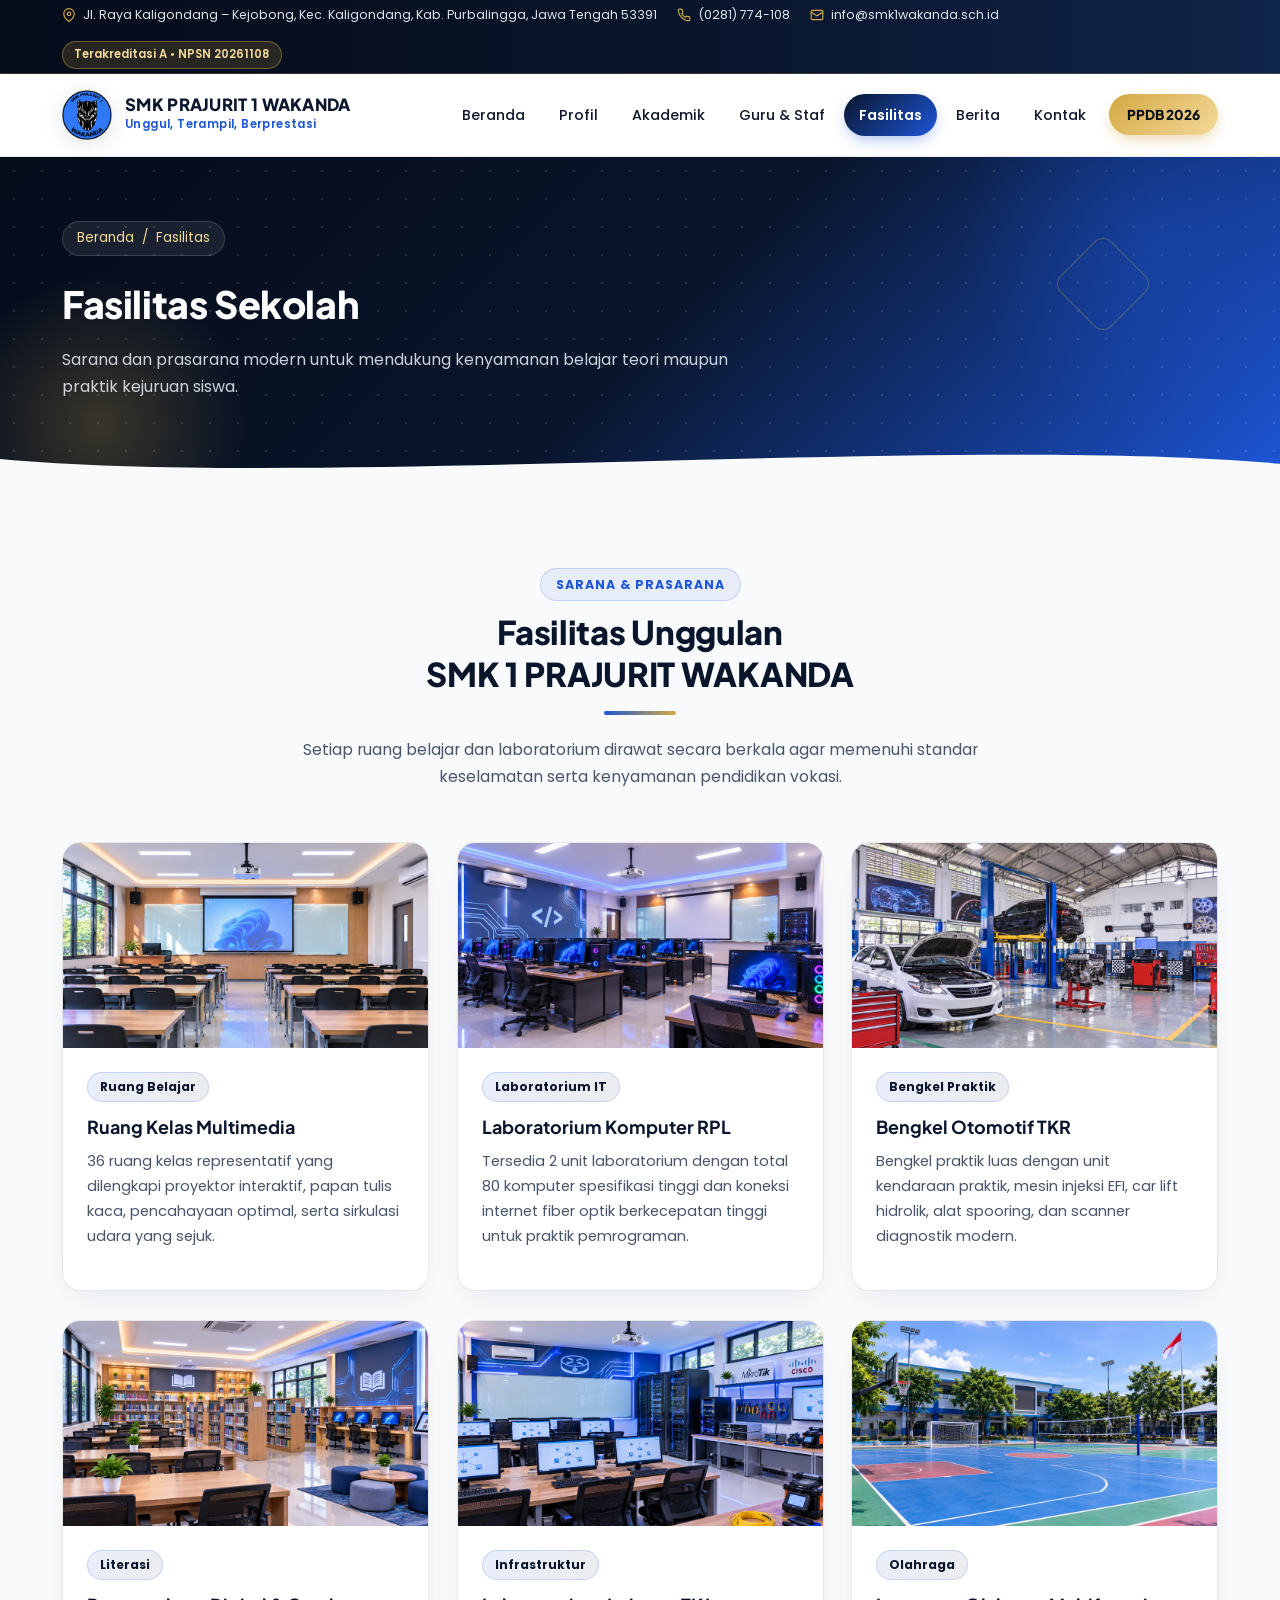
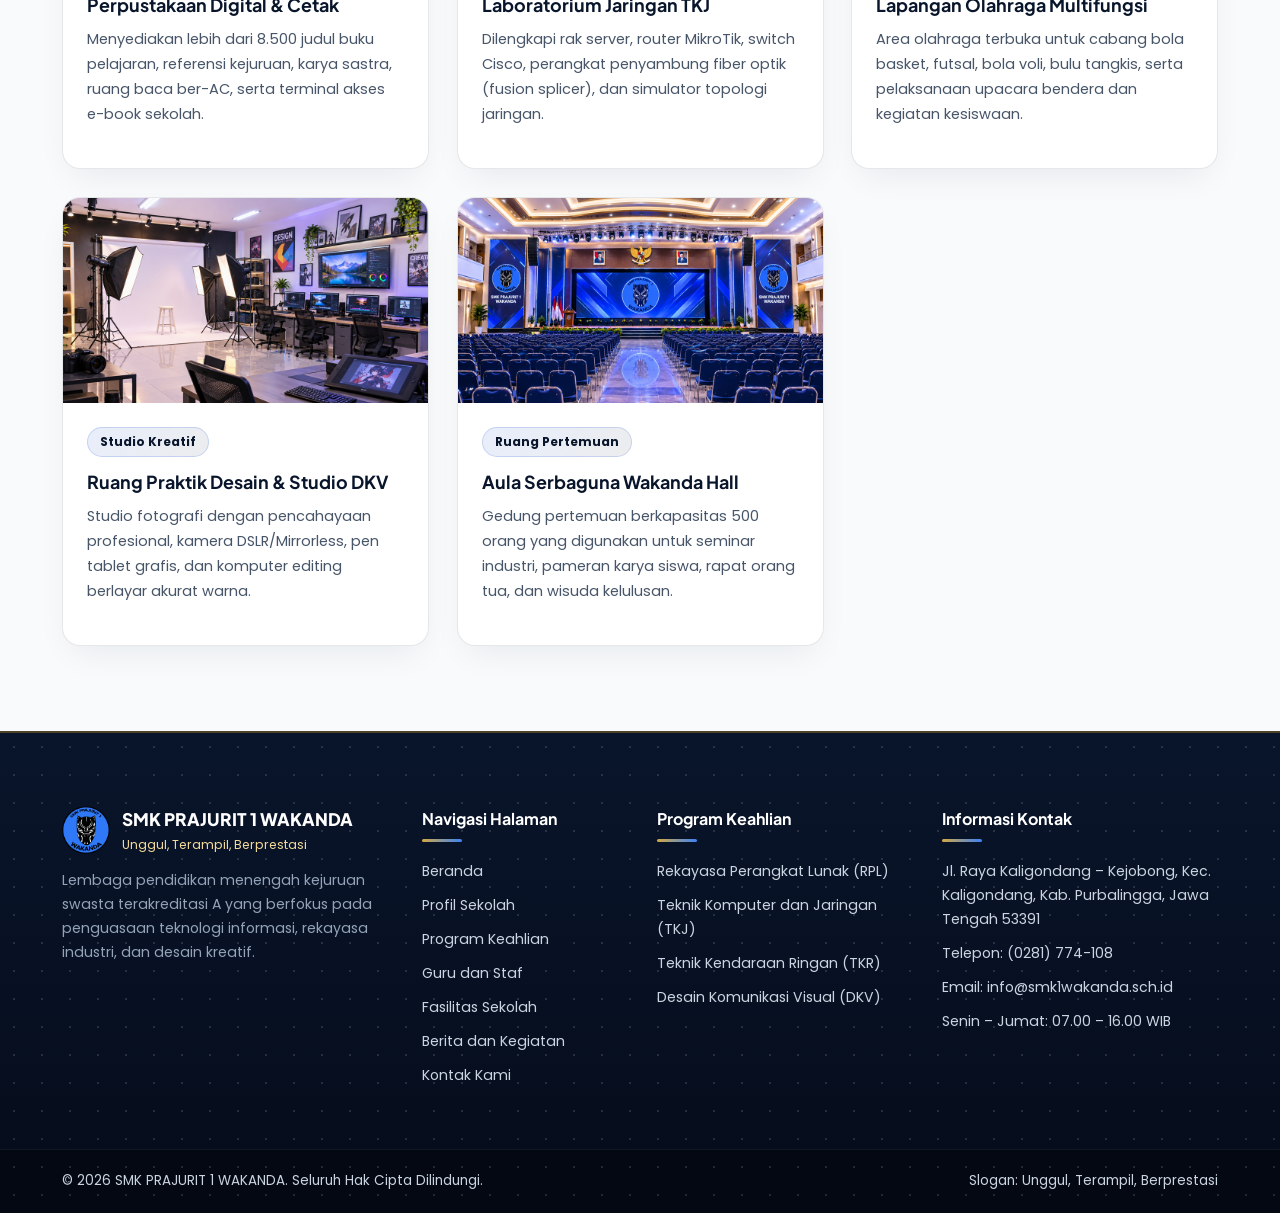
<file: fasilitas.html>
<!DOCTYPE html>
<html lang="id">

<head>
  <meta charset="UTF-8">
  <meta name="viewport" content="width=device-width, initial-scale=1.0">
  <meta name="description" content="Sarana dan Prasarana Pendidikan Lengkap di SMK PRAJURIT 1 WAKANDA">
  <title>Fasilitas Sekolah | SMK PRAJURIT 1 WAKANDA</title>
  <link rel="preconnect" href="https://fonts.googleapis.com">
  <link rel="preconnect" href="https://fonts.gstatic.com" crossorigin>
  <link
    href="https://fonts.googleapis.com/css2?family=Kaushan+Script&family=Plus+Jakarta+Sans:wght@600;700;800&family=Poppins:wght@400;500;600;700&display=swap"
    rel="stylesheet">
  <link rel="stylesheet" href="css/style.css">
</head>

<body>
  <!-- Top Info Bar -->
  <div class="wisnu_topbar" id="wisnu_topbar">
    <div class="wisnu_container wisnu_topbar_inner">
      <div class="wisnu_topbar_info">
        <span class="wisnu_topbar_item">
          <svg class="wisnu_topbar_icon" viewBox="0 0 24 24" fill="none" stroke="currentColor" stroke-width="2"
            aria-hidden="true">
            <path d="M21 10c0 7-9 13-9 13s-9-6-9-13a9 9 0 0 1 18 0z"></path>
            <circle cx="12" cy="10" r="3"></circle>
          </svg>
          <span>Jl. Raya Kaligondang – Kejobong, Kec. Kaligondang, Kab. Purbalingga, Jawa Tengah 53391</span>
        </span>
        <span class="wisnu_topbar_item">
          <svg class="wisnu_topbar_icon" viewBox="0 0 24 24" fill="none" stroke="currentColor" stroke-width="2"
            aria-hidden="true">
            <path
              d="M22 16.92v3a2 2 0 0 1-2.18 2 19.79 19.79 0 0 1-8.63-3.07 19.5 19.5 0 0 1-6-6 19.79 19.79 0 0 1-3.07-8.67A2 2 0 0 1 4.11 2h3a2 2 0 0 1 2 1.72c.127.96.361 1.903.7 2.81a2 2 0 0 1-.45 2.11L8.09 9.91a16 16 0 0 0 6 6l1.27-1.27a2 2 0 0 1 2.11-.45c.907.339 1.85.573 2.81.7A2 2 0 0 1 22 16.92z">
            </path>
          </svg>
          <span>(0281) 774-108</span>
        </span>
        <span class="wisnu_topbar_item">
          <svg class="wisnu_topbar_icon" viewBox="0 0 24 24" fill="none" stroke="currentColor" stroke-width="2"
            aria-hidden="true">
            <rect x="2" y="4" width="20" height="16" rx="2"></rect>
            <path d="m22 7-8.97 5.7a1.94 1.94 0 0 1-2.06 0L2 7"></path>
          </svg>
          <span>info@smk1wakanda.sch.id</span>
        </span>
      </div>
      <div class="wisnu_topbar_right">
        <span class="wisnu_topbar_pill">Terakreditasi A &bull; NPSN 20261108</span>
      </div>
    </div>
  </div>

  <!-- Header & Navigasi Utama -->
  <header class="wisnu_header" id="wisnu_header">
    <div class="wisnu_container wisnu_nav_wrapper">
      <a href="index.html" class="wisnu_brand">
        <img src="images/logo.png" alt="Logo SMK PRAJURIT 1 WAKANDA" class="wisnu_brand_logo"
          data-wisnu-fallback="logo">
        <div class="wisnu_brand_text">
          <span class="wisnu_brand_title">SMK PRAJURIT 1 WAKANDA</span>
          <span class="wisnu_brand_subtitle">Unggul, Terampil, Berprestasi</span>
        </div>
      </a>

      <button type="button" class="wisnu_hamburger" id="wisnu_hamburger_btn" aria-label="Buka Menu Navigasi"
        aria-expanded="false">
        <span class="wisnu_hamburger_line"></span>
        <span class="wisnu_hamburger_line"></span>
        <span class="wisnu_hamburger_line"></span>
      </button>

      <nav class="wisnu_navbar" id="wisnu_navbar" aria-label="Navigasi Utama">
        <ul class="wisnu_nav_menu" id="wisnu_nav_menu">
          <li class="wisnu_nav_item"><a href="index.html" class="wisnu_nav_link">Beranda</a></li>
          <li class="wisnu_nav_item"><a href="profil.html" class="wisnu_nav_link">Profil</a></li>
          <li class="wisnu_nav_item"><a href="akademik.html" class="wisnu_nav_link">Akademik</a></li>
          <li class="wisnu_nav_item"><a href="guru.html" class="wisnu_nav_link">Guru &amp; Staf</a></li>
          <li class="wisnu_nav_item"><a href="fasilitas.html" class="wisnu_nav_link">Fasilitas</a></li>
          <li class="wisnu_nav_item"><a href="berita.html" class="wisnu_nav_link">Berita</a></li>
          <li class="wisnu_nav_item"><a href="kontak.html" class="wisnu_nav_link">Kontak</a></li>
          <li class="wisnu_nav_item"><a href="kontak.html#wisnu_contact_form" class="wisnu_nav_cta">PPDB 2026</a></li>
        </ul>
      </nav>
    </div>
  </header>
  <main id="wisnu_fasilitas_page">
    <!-- Banner Halaman -->
    <section class="wisnu_page_banner">
      <div class="wisnu_shape_grid_pattern" aria-hidden="true"></div>
      <div class="wisnu_shape_orb_1" aria-hidden="true"></div>
      <div class="wisnu_shape_orb_2" aria-hidden="true"></div>
      <div class="wisnu_shape_diamond wisnu_shape_diamond_banner" aria-hidden="true"></div>
      <div class="wisnu_container wisnu_reveal">
        <nav class="wisnu_breadcrumb" aria-label="Breadcrumb">
          <a href="index.html">Beranda</a> <span>/</span> <span>Fasilitas</span>
        </nav>
        <h1 class="wisnu_page_title">Fasilitas Sekolah</h1>
        <p class="wisnu_page_subtitle">Sarana dan prasarana modern untuk mendukung kenyamanan belajar teori maupun
          praktik kejuruan siswa.</p>
      </div>
      <div class="wisnu_wave_banner" aria-hidden="true">
        <svg viewBox="0 0 1440 54" preserveAspectRatio="none" xmlns="http://www.w3.org/2000/svg">
          <path d="M0,22 C360,58 1080,-8 1440,28 L1440,54 L0,54 Z" fill="#F8FAFC" />
        </svg>
      </div>
    </section>

    <!-- Galeri Kartu Fasilitas -->
    <section class="wisnu_section" id="wisnu_galeri_fasilitas">
      <div class="wisnu_container">
        <div class="wisnu_section_header wisnu_reveal">
          <span class="wisnu_section_tag">Sarana &amp; Prasarana</span>
          <h2 class="wisnu_section_title">Fasilitas Unggulan
            <br> SMK 1 PRAJURIT WAKANDA
          </h2>
          <div class="wisnu_title_line wisnu_center_line"></div>
          <p class="wisnu_section_desc">Setiap ruang belajar dan laboratorium dirawat secara berkala agar memenuhi
            standar keselamatan serta kenyamanan pendidikan vokasi.</p>
        </div>

        <div class="wisnu_card_grid wisnu_grid_3">
          <article class="wisnu_card">
            <div class="wisnu_card_media_wrap"><img src="images/fasilitas/kelas.jpg" alt="Ruang Kelas Multimedia"
                class="wisnu_card_img"></div>
            <div class="wisnu_card_body">
              <span class="wisnu_card_tag">Ruang Belajar</span>
              <h3 class="wisnu_card_title">Ruang Kelas Multimedia</h3>
              <p class="wisnu_card_text">36 ruang kelas representatif yang dilengkapi proyektor interaktif, papan tulis
                kaca, pencahayaan optimal, serta sirkulasi udara yang sejuk.</p>
            </div>
          </article>

          <article class="wisnu_card">
            <div class="wisnu_card_media_wrap"><img src="images/fasilitas/lab-rpl2.jpg" alt="Laboratorium Komputer RPL"
                class="wisnu_card_img"></div>
            <div class="wisnu_card_body">
              <span class="wisnu_card_tag">Laboratorium IT</span>
              <h3 class="wisnu_card_title">Laboratorium Komputer RPL</h3>
              <p class="wisnu_card_text">Tersedia 2 unit laboratorium dengan total 80 komputer spesifikasi tinggi dan
                koneksi internet fiber optik berkecepatan tinggi untuk praktik pemrograman.</p>
            </div>
          </article>

          <article class="wisnu_card">
            <div class="wisnu_card_media_wrap"><img src="images/fasilitas/bengkel-tkr2.jpg" alt="Bengkel Otomotif TKR"
                class="wisnu_card_img"></div>
            <div class="wisnu_card_body">
              <span class="wisnu_card_tag">Bengkel Praktik</span>
              <h3 class="wisnu_card_title">Bengkel Otomotif TKR</h3>
              <p class="wisnu_card_text">Bengkel praktik luas dengan unit kendaraan praktik, mesin injeksi EFI, car lift
                hidrolik, alat spooring, dan scanner diagnostik modern.</p>
            </div>
          </article>

          <article class="wisnu_card">
            <div class="wisnu_card_media_wrap"><img src="images/fasilitas/perpustakaan.jpg" alt="Perpustakaan Sekolah"
                class="wisnu_card_img"></div>
            <div class="wisnu_card_body">
              <span class="wisnu_card_tag">Literasi</span>
              <h3 class="wisnu_card_title">Perpustakaan Digital &amp; Cetak</h3>
              <p class="wisnu_card_text">Menyediakan lebih dari 8.500 judul buku pelajaran, referensi kejuruan, karya
                sastra, ruang baca ber-AC, serta terminal akses e-book sekolah.</p>
            </div>
          </article>

          <article class="wisnu_card">
            <div class="wisnu_card_media_wrap"><img src="images/fasilitas/lab-tkj2.jpg" alt="Laboratorium Jaringan TKJ"
                class="wisnu_card_img"></div>
            <div class="wisnu_card_body">
              <span class="wisnu_card_tag">Infrastruktur</span>
              <h3 class="wisnu_card_title">Laboratorium Jaringan TKJ</h3>
              <p class="wisnu_card_text">Dilengkapi rak server, router MikroTik, switch Cisco, perangkat penyambung
                fiber optik (fusion splicer), dan simulator topologi jaringan.</p>
            </div>
          </article>

          <article class="wisnu_card">
            <div class="wisnu_card_media_wrap"><img src="images/fasilitas/lapangan.jpg"
                alt="Lapangan Olahraga Multifungsi" class="wisnu_card_img"></div>
            <div class="wisnu_card_body">
              <span class="wisnu_card_tag">Olahraga</span>
              <h3 class="wisnu_card_title">Lapangan Olahraga Multifungsi</h3>
              <p class="wisnu_card_text">Area olahraga terbuka untuk cabang bola basket, futsal, bola voli, bulu
                tangkis, serta pelaksanaan upacara bendera dan kegiatan kesiswaan.</p>
            </div>
          </article>

          <article class="wisnu_card">
            <div class="wisnu_card_media_wrap"><img src="images/fasilitas/studio-dkv2.jpg"
                alt="Ruang Praktik Desain dan Studio DKV" class="wisnu_card_img"></div>
            <div class="wisnu_card_body">
              <span class="wisnu_card_tag">Studio Kreatif</span>
              <h3 class="wisnu_card_title">Ruang Praktik Desain &amp; Studio DKV</h3>
              <p class="wisnu_card_text">Studio fotografi dengan pencahayaan profesional, kamera DSLR/Mirrorless, pen
                tablet grafis, dan komputer editing berlayar akurat warna.</p>
            </div>
          </article>

          <article class="wisnu_card">
            <div class="wisnu_card_media_wrap"><img src="images/fasilitas/aula.jpg" alt="Aula Serbaguna Sekolah"
                class="wisnu_card_img"></div>
            <div class="wisnu_card_body">
              <span class="wisnu_card_tag">Ruang Pertemuan</span>
              <h3 class="wisnu_card_title">Aula Serbaguna Wakanda Hall</h3>
              <p class="wisnu_card_text">Gedung pertemuan berkapasitas 500 orang yang digunakan untuk seminar industri,
                pameran karya siswa, rapat orang tua, dan wisuda kelulusan.</p>
            </div>
          </article>
        </div>
      </div>
    </section>
  </main>
  <!-- Footer Utama -->
  <footer class="wisnu_footer" id="wisnu_footer">
    <div class="wisnu_shape_grid_pattern" aria-hidden="true"></div>
    <div class="wisnu_container wisnu_footer_grid">
      <div class="wisnu_footer_col">
        <div class="wisnu_footer_brand">
          <img src="images/logo.png" alt="Logo SMK PRAJURIT 1 WAKANDA" class="wisnu_footer_logo"
            data-wisnu-fallback="logo">
          <div>
            <h3 class="wisnu_footer_title">SMK PRAJURIT 1 WAKANDA</h3>
            <p class="wisnu_footer_tagline">Unggul, Terampil, Berprestasi</p>
          </div>
        </div>
        <p class="wisnu_footer_desc">Lembaga pendidikan menengah kejuruan swasta terakreditasi A yang berfokus pada
          penguasaan teknologi informasi, rekayasa industri, dan desain kreatif.</p>
      </div>

      <div class="wisnu_footer_col">
        <h4 class="wisnu_footer_heading">Navigasi Halaman</h4>
        <ul class="wisnu_footer_links">
          <li><a href="index.html">Beranda</a></li>
          <li><a href="profil.html">Profil Sekolah</a></li>
          <li><a href="akademik.html">Program Keahlian</a></li>
          <li><a href="guru.html">Guru dan Staf</a></li>
          <li><a href="fasilitas.html">Fasilitas Sekolah</a></li>
          <li><a href="berita.html">Berita dan Kegiatan</a></li>
          <li><a href="kontak.html">Kontak Kami</a></li>
        </ul>
      </div>

      <div class="wisnu_footer_col">
        <h4 class="wisnu_footer_heading">Program Keahlian</h4>
        <ul class="wisnu_footer_links">
          <li><a href="akademik.html#wisnu_rpl">Rekayasa Perangkat Lunak (RPL)</a></li>
          <li><a href="akademik.html#wisnu_tkj">Teknik Komputer dan Jaringan (TKJ)</a></li>
          <li><a href="akademik.html#wisnu_tkr">Teknik Kendaraan Ringan (TKR)</a></li>
          <li><a href="akademik.html#wisnu_dkv">Desain Komunikasi Visual (DKV)</a></li>
        </ul>
      </div>

      <div class="wisnu_footer_col">
        <h4 class="wisnu_footer_heading">Informasi Kontak</h4>
        <ul class="wisnu_footer_contact">
          <li>Jl. Raya Kaligondang – Kejobong, Kec. Kaligondang, Kab. Purbalingga, Jawa Tengah 53391</li>
          <li>Telepon: (0281) 774-108</li>
          <li>Email: info@smk1wakanda.sch.id</li>
          <li>Senin – Jumat: 07.00 – 16.00 WIB</li>
        </ul>
      </div>
    </div>

    <div class="wisnu_footer_bottom">
      <div class="wisnu_container wisnu_footer_bottom_inner">
        <p>&copy; 2026 SMK PRAJURIT 1 WAKANDA. Seluruh Hak Cipta Dilindungi.</p>
        <p>Slogan: Unggul, Terampil, Berprestasi</p>
      </div>
    </div>
  </footer>

  <!-- Tombol Kembali ke Atas -->
  <button type="button" class="wisnu_back_to_top" id="wisnu_back_to_top" aria-label="Kembali ke atas">&#8593;</button>

  <script src="js/script.js"></script>
</body>

</html>
</file>
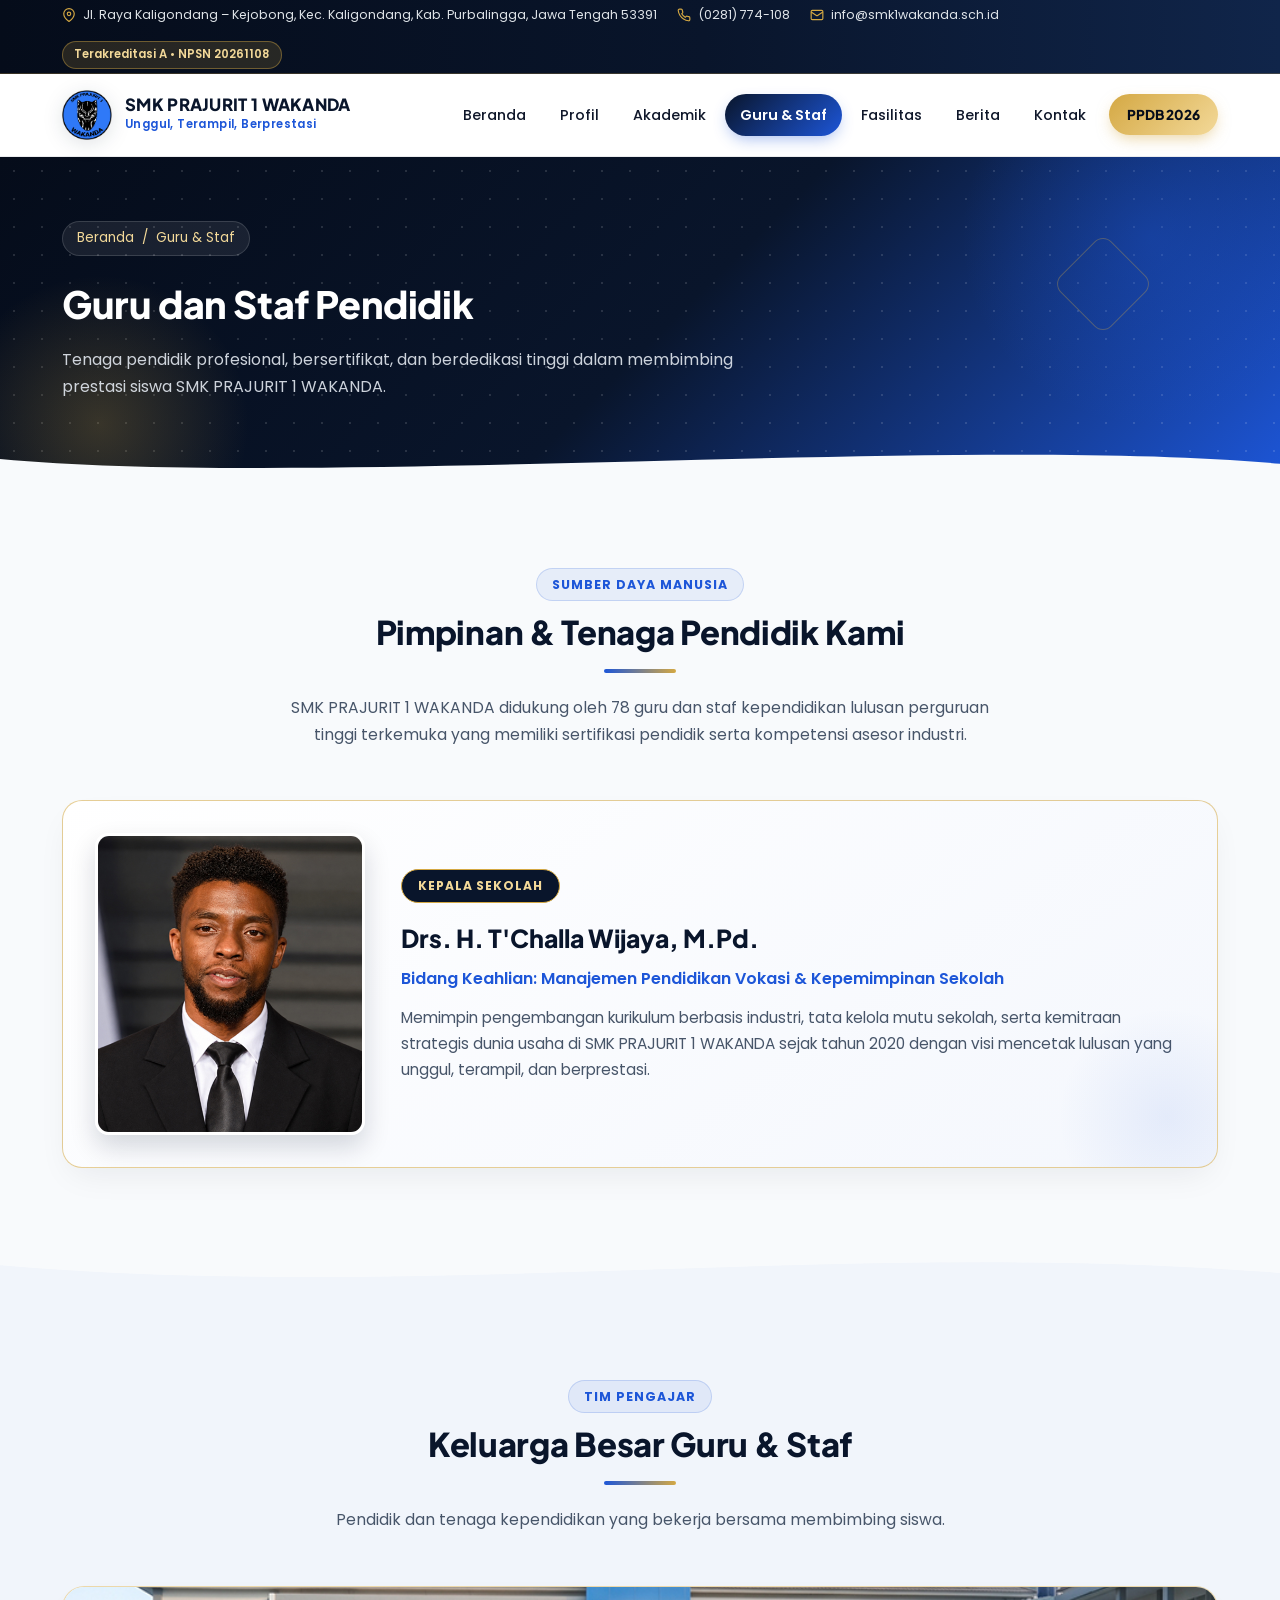
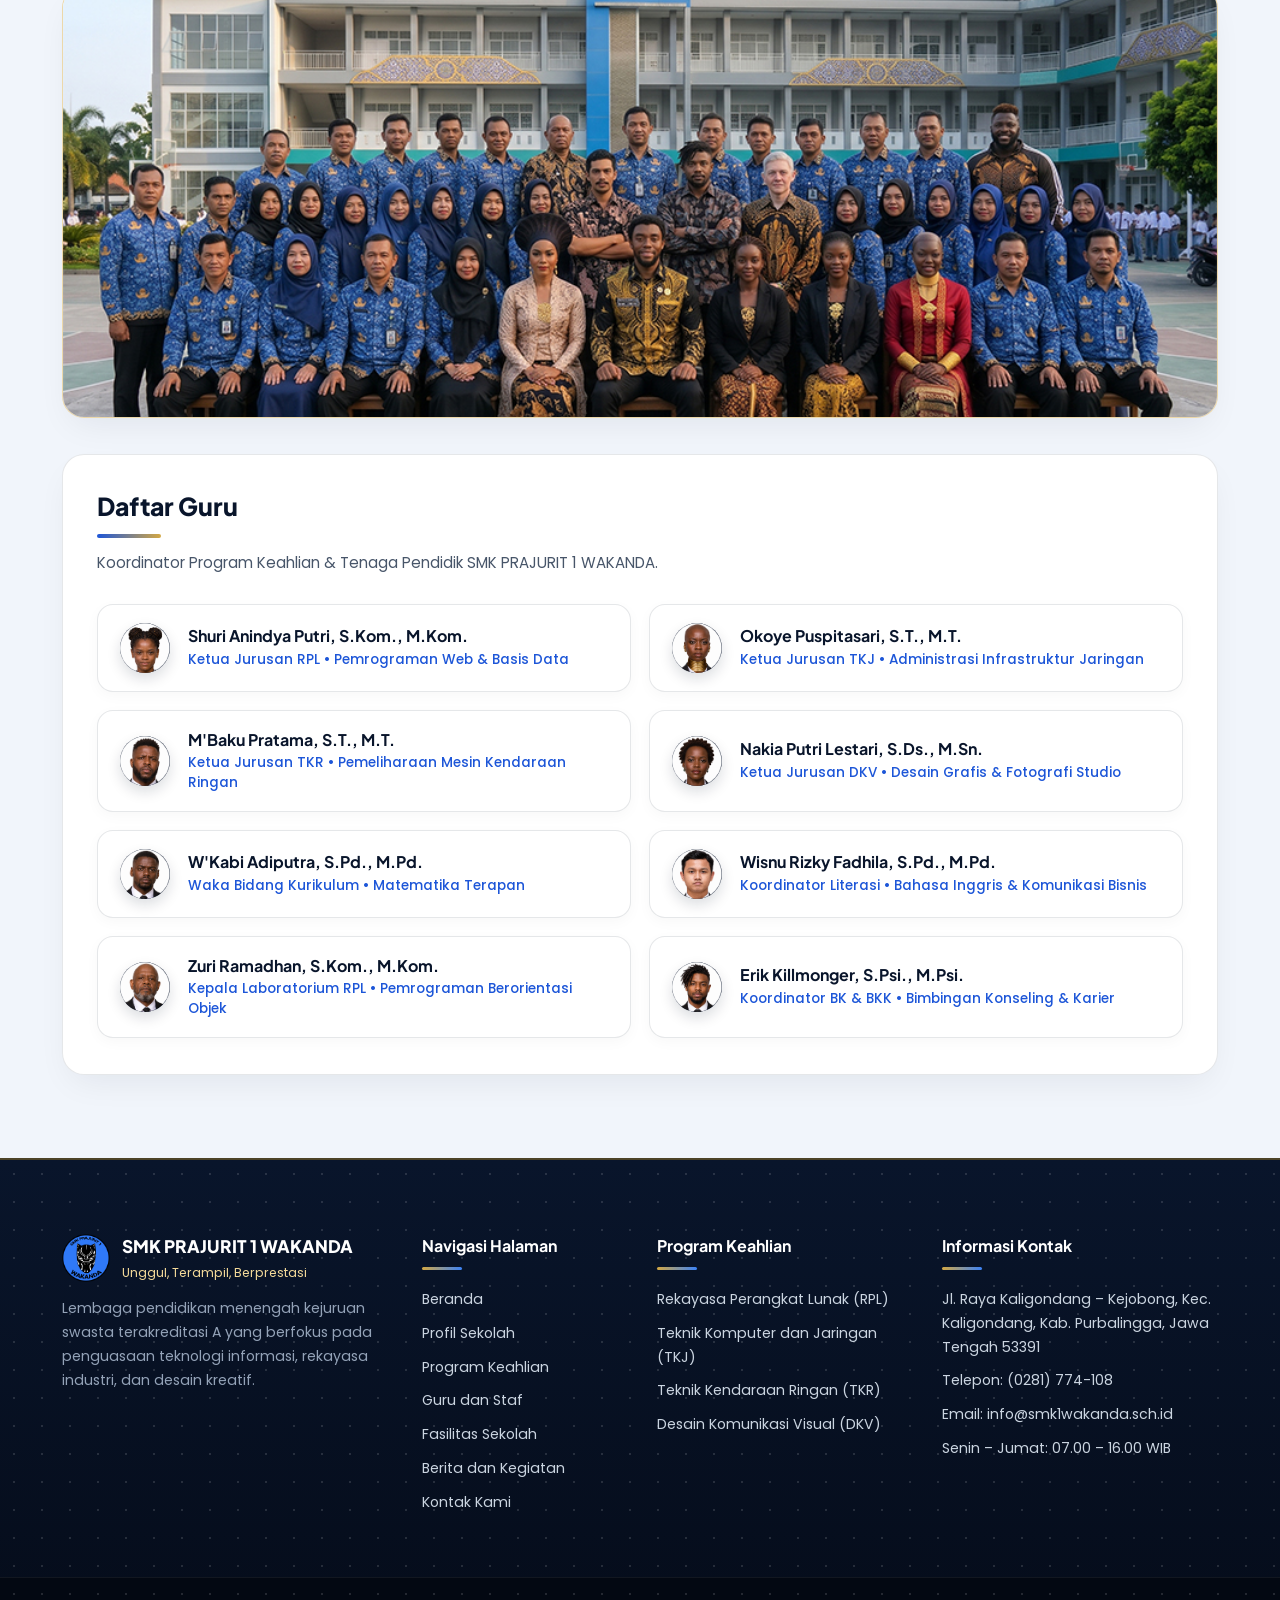
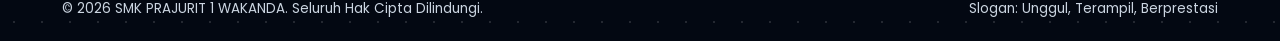
<file: guru.html>
<!DOCTYPE html>
<html lang="id">

<head>
  <meta charset="UTF-8">
  <meta name="viewport" content="width=device-width, initial-scale=1.0">
  <meta name="description" content="Direktori Kepala Sekolah, Tenaga Pendidik, dan Staf SMK PRAJURIT 1 WAKANDA">
  <title>Guru dan Staf | SMK PRAJURIT 1 WAKANDA</title>
  <link rel="preconnect" href="https://fonts.googleapis.com">
  <link rel="preconnect" href="https://fonts.gstatic.com" crossorigin>
  <link
    href="https://fonts.googleapis.com/css2?family=Kaushan+Script&family=Plus+Jakarta+Sans:wght@600;700;800&family=Poppins:wght@400;500;600;700&display=swap"
    rel="stylesheet">
  <link rel="stylesheet" href="css/style.css">
</head>

<body>
  <!-- Top Info Bar -->
  <div class="wisnu_topbar" id="wisnu_topbar">
    <div class="wisnu_container wisnu_topbar_inner">
      <div class="wisnu_topbar_info">
        <span class="wisnu_topbar_item">
          <svg class="wisnu_topbar_icon" viewBox="0 0 24 24" fill="none" stroke="currentColor" stroke-width="2"
            aria-hidden="true">
            <path d="M21 10c0 7-9 13-9 13s-9-6-9-13a9 9 0 0 1 18 0z"></path>
            <circle cx="12" cy="10" r="3"></circle>
          </svg>
          <span>Jl. Raya Kaligondang – Kejobong, Kec. Kaligondang, Kab. Purbalingga, Jawa Tengah 53391</span>
        </span>
        <span class="wisnu_topbar_item">
          <svg class="wisnu_topbar_icon" viewBox="0 0 24 24" fill="none" stroke="currentColor" stroke-width="2"
            aria-hidden="true">
            <path
              d="M22 16.92v3a2 2 0 0 1-2.18 2 19.79 19.79 0 0 1-8.63-3.07 19.5 19.5 0 0 1-6-6 19.79 19.79 0 0 1-3.07-8.67A2 2 0 0 1 4.11 2h3a2 2 0 0 1 2 1.72c.127.96.361 1.903.7 2.81a2 2 0 0 1-.45 2.11L8.09 9.91a16 16 0 0 0 6 6l1.27-1.27a2 2 0 0 1 2.11-.45c.907.339 1.85.573 2.81.7A2 2 0 0 1 22 16.92z">
            </path>
          </svg>
          <span>(0281) 774-108</span>
        </span>
        <span class="wisnu_topbar_item">
          <svg class="wisnu_topbar_icon" viewBox="0 0 24 24" fill="none" stroke="currentColor" stroke-width="2"
            aria-hidden="true">
            <rect x="2" y="4" width="20" height="16" rx="2"></rect>
            <path d="m22 7-8.97 5.7a1.94 1.94 0 0 1-2.06 0L2 7"></path>
          </svg>
          <span>info@smk1wakanda.sch.id</span>
        </span>
      </div>
      <div class="wisnu_topbar_right">
        <span class="wisnu_topbar_pill">Terakreditasi A &bull; NPSN 20261108</span>
      </div>
    </div>
  </div>

  <!-- Header & Navigasi Utama -->
  <header class="wisnu_header" id="wisnu_header">
    <div class="wisnu_container wisnu_nav_wrapper">
      <a href="index.html" class="wisnu_brand">
        <img src="images/logo.png" alt="Logo SMK PRAJURIT 1 WAKANDA" class="wisnu_brand_logo"
          data-wisnu-fallback="logo">
        <div class="wisnu_brand_text">
          <span class="wisnu_brand_title">SMK PRAJURIT 1 WAKANDA</span>
          <span class="wisnu_brand_subtitle">Unggul, Terampil, Berprestasi</span>
        </div>
      </a>

      <button type="button" class="wisnu_hamburger" id="wisnu_hamburger_btn" aria-label="Buka Menu Navigasi"
        aria-expanded="false">
        <span class="wisnu_hamburger_line"></span>
        <span class="wisnu_hamburger_line"></span>
        <span class="wisnu_hamburger_line"></span>
      </button>

      <nav class="wisnu_navbar" id="wisnu_navbar" aria-label="Navigasi Utama">
        <ul class="wisnu_nav_menu" id="wisnu_nav_menu">
          <li class="wisnu_nav_item"><a href="index.html" class="wisnu_nav_link">Beranda</a></li>
          <li class="wisnu_nav_item"><a href="profil.html" class="wisnu_nav_link">Profil</a></li>
          <li class="wisnu_nav_item"><a href="akademik.html" class="wisnu_nav_link">Akademik</a></li>
          <li class="wisnu_nav_item"><a href="guru.html" class="wisnu_nav_link">Guru &amp; Staf</a></li>
          <li class="wisnu_nav_item"><a href="fasilitas.html" class="wisnu_nav_link">Fasilitas</a></li>
          <li class="wisnu_nav_item"><a href="berita.html" class="wisnu_nav_link">Berita</a></li>
          <li class="wisnu_nav_item"><a href="kontak.html" class="wisnu_nav_link">Kontak</a></li>
          <li class="wisnu_nav_item"><a href="kontak.html#wisnu_contact_form" class="wisnu_nav_cta">PPDB 2026</a></li>
        </ul>
      </nav>
    </div>
  </header>
  <main id="wisnu_guru_page">
    <!-- Banner Halaman -->
    <section class="wisnu_page_banner">
      <div class="wisnu_shape_grid_pattern" aria-hidden="true"></div>
      <div class="wisnu_shape_orb_1" aria-hidden="true"></div>
      <div class="wisnu_shape_orb_2" aria-hidden="true"></div>
      <div class="wisnu_shape_diamond wisnu_shape_diamond_banner" aria-hidden="true"></div>
      <div class="wisnu_container wisnu_reveal">
        <nav class="wisnu_breadcrumb" aria-label="Breadcrumb">
          <a href="index.html">Beranda</a> <span>/</span> <span>Guru &amp; Staf</span>
        </nav>
        <h1 class="wisnu_page_title">Guru dan Staf Pendidik</h1>
        <p class="wisnu_page_subtitle">Tenaga pendidik profesional, bersertifikat, dan berdedikasi tinggi dalam
          membimbing prestasi siswa SMK PRAJURIT 1 WAKANDA.</p>
      </div>
      <div class="wisnu_wave_banner" aria-hidden="true">
        <svg viewBox="0 0 1440 54" preserveAspectRatio="none" xmlns="http://www.w3.org/2000/svg">
          <path d="M0,22 C360,58 1080,-8 1440,28 L1440,54 L0,54 Z" fill="#F8FAFC" />
        </svg>
      </div>
    </section>

    <!-- Perkenalan Tenaga Pendidik & Kepala Sekolah (Satu Foto Utama) -->
    <section class="wisnu_section" id="wisnu_pimpinan">
      <div class="wisnu_container">
        <div class="wisnu_section_header wisnu_reveal">
          <span class="wisnu_section_tag">Sumber Daya Manusia</span>
          <h2 class="wisnu_section_title">Pimpinan &amp; Tenaga Pendidik Kami</h2>
          <div class="wisnu_title_line wisnu_center_line"></div>
          <p class="wisnu_section_desc">SMK PRAJURIT 1 WAKANDA didukung oleh 78 guru dan staf kependidikan lulusan
            perguruan tinggi terkemuka yang memiliki sertifikasi pendidik serta kompetensi asesor industri.</p>
        </div>

        <!-- Kartu Sorotan Kepala Sekolah -->
        <div class="wisnu_principal_card wisnu_reveal_scale">
          <div class="wisnu_principal_photo_wrap">
            <img src="images/guru/kepsek.jpg" alt="Drs. H. T'Challa Wijaya, M.Pd." class="wisnu_principal_photo">
          </div>
          <div class="wisnu_principal_info">
            <span class="wisnu_badge">Kepala Sekolah</span>
            <h3 class="wisnu_principal_name">Drs. H. T'Challa Wijaya, M.Pd.</h3>
            <p class="wisnu_principal_subject">Bidang Keahlian: Manajemen Pendidikan Vokasi &amp; Kepemimpinan Sekolah
            </p>
            <p class="wisnu_text">Memimpin pengembangan kurikulum berbasis industri, tata kelola mutu sekolah, serta
              kemitraan strategis dunia usaha di SMK PRAJURIT 1 WAKANDA sejak tahun 2020 dengan visi mencetak lulusan
              yang unggul, terampil, dan berprestasi.</p>
          </div>
        </div>
      </div>
    </section>

    <div class="wisnu_wave_divider" aria-hidden="true">
      <svg viewBox="0 0 1440 48" preserveAspectRatio="none" xmlns="http://www.w3.org/2000/svg">
        <path d="M0,16 C480,54 960,-12 1440,24 L1440,48 L0,48 Z" fill="#F1F5FB" />
      </svg>
    </div>

    <!-- Tim Pengajar: Keluarga Besar Guru & Staf (Format Daftar Monogram 2 Kolom) -->
    <section class="wisnu_section wisnu_section_alt" id="wisnu_daftar_guru">
      <div class="wisnu_container">
        <div class="wisnu_section_header wisnu_reveal">
          <span class="wisnu_section_tag">Tim Pengajar</span>
          <h2 class="wisnu_section_title">Keluarga Besar Guru &amp; Staf</h2>
          <div class="wisnu_title_line wisnu_center_line"></div>
          <p class="wisnu_section_desc">Pendidik dan tenaga kependidikan yang bekerja bersama membimbing siswa.</p>
        </div>

        <!-- Bingkai Foto Landscape Bersama Seluruh Guru & Staf -->
        <figure class="wisnu_group_photo_card wisnu_reveal_scale">
          <div class="wisnu_group_photo_media">
            <img src="images/guru/semua-guru.jpg"
              alt="Foto Bersama Seluruh Guru dan Tenaga Kependidikan SMK PRAJURIT 1 WAKANDA"
              class="wisnu_group_photo_img">
          </div>
        </figure>

        <div class="wisnu_staff_directory_box wisnu_reveal">
          <div class="wisnu_staff_directory_head">
            <h3 class="wisnu_staff_directory_title">Daftar Guru</h3>
            <div class="wisnu_staff_directory_line"></div>
            <p class="wisnu_staff_directory_sub">Koordinator Program Keahlian &amp; Tenaga Pendidik SMK PRAJURIT 1
              WAKANDA.</p>
          </div>

          <div class="wisnu_staff_list_grid">
            <article class="wisnu_staff_item">
              <div class="wisnu_staff_avatar wisnu_avatar_navy">
                <img src="images/guru/shuri.png" alt="Shuri Anindya Putri" class="wisnu_staff_avatar_img"
                  loading="lazy">
              </div>
              <div class="wisnu_staff_meta">
                <h4 class="wisnu_staff_name">Shuri Anindya Putri, S.Kom., M.Kom.</h4>
                <p class="wisnu_staff_role">Ketua Jurusan RPL &bull; Pemrograman Web &amp; Basis Data</p>
              </div>
            </article>

            <article class="wisnu_staff_item">
              <div class="wisnu_staff_avatar wisnu_avatar_navy">
                <img src="images/guru/okoye.png" alt="Okoye Puspitasari" class="wisnu_staff_avatar_img"
                  loading="lazy">
              </div>
              <div class="wisnu_staff_meta">
                <h4 class="wisnu_staff_name">Okoye Puspitasari, S.T., M.T.</h4>
                <p class="wisnu_staff_role">Ketua Jurusan TKJ &bull; Administrasi Infrastruktur Jaringan</p>
              </div>
            </article>

            <article class="wisnu_staff_item">
              <div class="wisnu_staff_avatar wisnu_avatar_navy">
                <img src="images/guru/mbaku.png" alt="M'Baku Pratama" class="wisnu_staff_avatar_img"
                  loading="lazy">
              </div>
              <div class="wisnu_staff_meta">
                <h4 class="wisnu_staff_name">M'Baku Pratama, S.T., M.T.</h4>
                <p class="wisnu_staff_role">Ketua Jurusan TKR &bull; Pemeliharaan Mesin Kendaraan Ringan</p>
              </div>
            </article>

            <article class="wisnu_staff_item">
              <div class="wisnu_staff_avatar wisnu_avatar_navy">
                <img src="images/guru/nakia.png" alt="Nakia Putri Lestari" class="wisnu_staff_avatar_img"
                  loading="lazy">
              </div>
              <div class="wisnu_staff_meta">
                <h4 class="wisnu_staff_name">Nakia Putri Lestari, S.Ds., M.Sn.</h4>
                <p class="wisnu_staff_role">Ketua Jurusan DKV &bull; Desain Grafis &amp; Fotografi Studio</p>
              </div>
            </article>

            <article class="wisnu_staff_item">
              <div class="wisnu_staff_avatar wisnu_avatar_navy">
                <img src="images/guru/wkabi.png" alt="W'Kabi Adiputra" class="wisnu_staff_avatar_img"
                  loading="lazy">
              </div>
              <div class="wisnu_staff_meta">
                <h4 class="wisnu_staff_name">W'Kabi Adiputra, S.Pd., M.Pd.</h4>
                <p class="wisnu_staff_role">Waka Bidang Kurikulum &bull; Matematika Terapan</p>
              </div>
            </article>

            <article class="wisnu_staff_item">
              <div class="wisnu_staff_avatar wisnu_avatar_navy">
                <img src="images/guru/wisnu.png" alt="Wisnu Rizky Fadhila" class="wisnu_staff_avatar_img"
                  loading="lazy">
              </div>
              <div class="wisnu_staff_meta">
                <h4 class="wisnu_staff_name">Wisnu Rizky Fadhila, S.Pd., M.Pd.</h4>
                <p class="wisnu_staff_role">Koordinator Literasi &bull; Bahasa Inggris &amp; Komunikasi Bisnis</p>
              </div>
            </article>

            <article class="wisnu_staff_item">
              <div class="wisnu_staff_avatar wisnu_avatar_navy">
                <img src="images/guru/zuri.png" alt="Zuri Ramadhan" class="wisnu_staff_avatar_img"
                  loading="lazy">
              </div>
              <div class="wisnu_staff_meta">
                <h4 class="wisnu_staff_name">Zuri Ramadhan, S.Kom., M.Kom.</h4>
                <p class="wisnu_staff_role">Kepala Laboratorium RPL &bull; Pemrograman Berorientasi Objek</p>
              </div>
            </article>

            <article class="wisnu_staff_item">
              <div class="wisnu_staff_avatar wisnu_avatar_navy">
                <img src="images/guru/killmonger.png" alt="Okoye Puspitasari" class="wisnu_staff_avatar_img"
                  loading="lazy">
              </div>
              <div class="wisnu_staff_meta">
                <h4 class="wisnu_staff_name">Erik Killmonger, S.Psi., M.Psi.</h4>
                <p class="wisnu_staff_role">Koordinator BK &amp; BKK &bull; Bimbingan Konseling &amp; Karier</p>
              </div>
            </article>
          </div>
        </div>
      </div>
    </section>
  </main>
  <!-- Footer Utama -->
  <footer class="wisnu_footer" id="wisnu_footer">
    <div class="wisnu_shape_grid_pattern" aria-hidden="true"></div>
    <div class="wisnu_container wisnu_footer_grid">
      <div class="wisnu_footer_col">
        <div class="wisnu_footer_brand">
          <img src="images/logo.png" alt="Logo SMK PRAJURIT 1 WAKANDA" class="wisnu_footer_logo"
            data-wisnu-fallback="logo">
          <div>
            <h3 class="wisnu_footer_title">SMK PRAJURIT 1 WAKANDA</h3>
            <p class="wisnu_footer_tagline">Unggul, Terampil, Berprestasi</p>
          </div>
        </div>
        <p class="wisnu_footer_desc">Lembaga pendidikan menengah kejuruan swasta terakreditasi A yang berfokus pada
          penguasaan teknologi informasi, rekayasa industri, dan desain kreatif.</p>
      </div>

      <div class="wisnu_footer_col">
        <h4 class="wisnu_footer_heading">Navigasi Halaman</h4>
        <ul class="wisnu_footer_links">
          <li><a href="index.html">Beranda</a></li>
          <li><a href="profil.html">Profil Sekolah</a></li>
          <li><a href="akademik.html">Program Keahlian</a></li>
          <li><a href="guru.html">Guru dan Staf</a></li>
          <li><a href="fasilitas.html">Fasilitas Sekolah</a></li>
          <li><a href="berita.html">Berita dan Kegiatan</a></li>
          <li><a href="kontak.html">Kontak Kami</a></li>
        </ul>
      </div>

      <div class="wisnu_footer_col">
        <h4 class="wisnu_footer_heading">Program Keahlian</h4>
        <ul class="wisnu_footer_links">
          <li><a href="akademik.html#wisnu_rpl">Rekayasa Perangkat Lunak (RPL)</a></li>
          <li><a href="akademik.html#wisnu_tkj">Teknik Komputer dan Jaringan (TKJ)</a></li>
          <li><a href="akademik.html#wisnu_tkr">Teknik Kendaraan Ringan (TKR)</a></li>
          <li><a href="akademik.html#wisnu_dkv">Desain Komunikasi Visual (DKV)</a></li>
        </ul>
      </div>

      <div class="wisnu_footer_col">
        <h4 class="wisnu_footer_heading">Informasi Kontak</h4>
        <ul class="wisnu_footer_contact">
          <li>Jl. Raya Kaligondang – Kejobong, Kec. Kaligondang, Kab. Purbalingga, Jawa Tengah 53391</li>
          <li>Telepon: (0281) 774-108</li>
          <li>Email: info@smk1wakanda.sch.id</li>
          <li>Senin – Jumat: 07.00 – 16.00 WIB</li>
        </ul>
      </div>
    </div>

    <div class="wisnu_footer_bottom">
      <div class="wisnu_container wisnu_footer_bottom_inner">
        <p>&copy; 2026 SMK PRAJURIT 1 WAKANDA. Seluruh Hak Cipta Dilindungi.</p>
        <p>Slogan: Unggul, Terampil, Berprestasi</p>
      </div>
    </div>
  </footer>

  <!-- Tombol Kembali ke Atas -->
  <button type="button" class="wisnu_back_to_top" id="wisnu_back_to_top" aria-label="Kembali ke atas">&#8593;</button>

  <script src="js/script.js"></script>
</body>

</html>
</file>
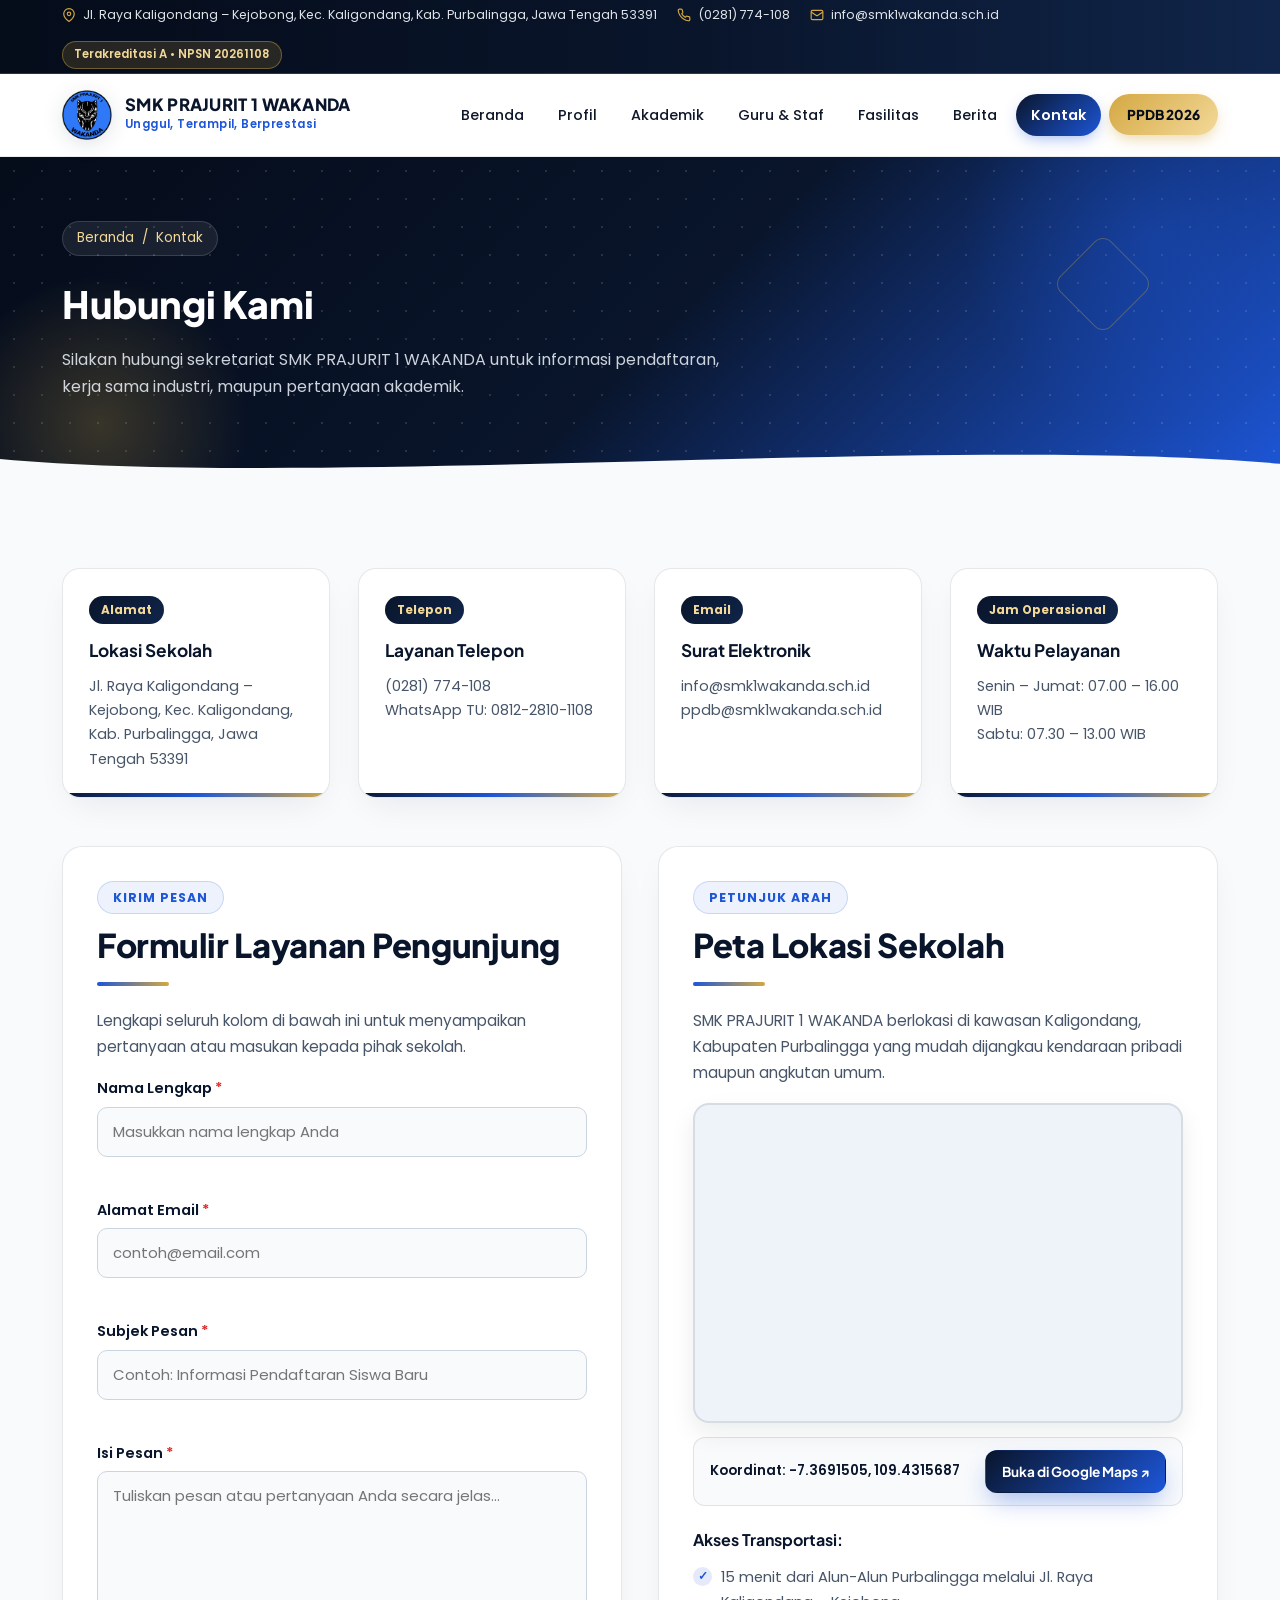
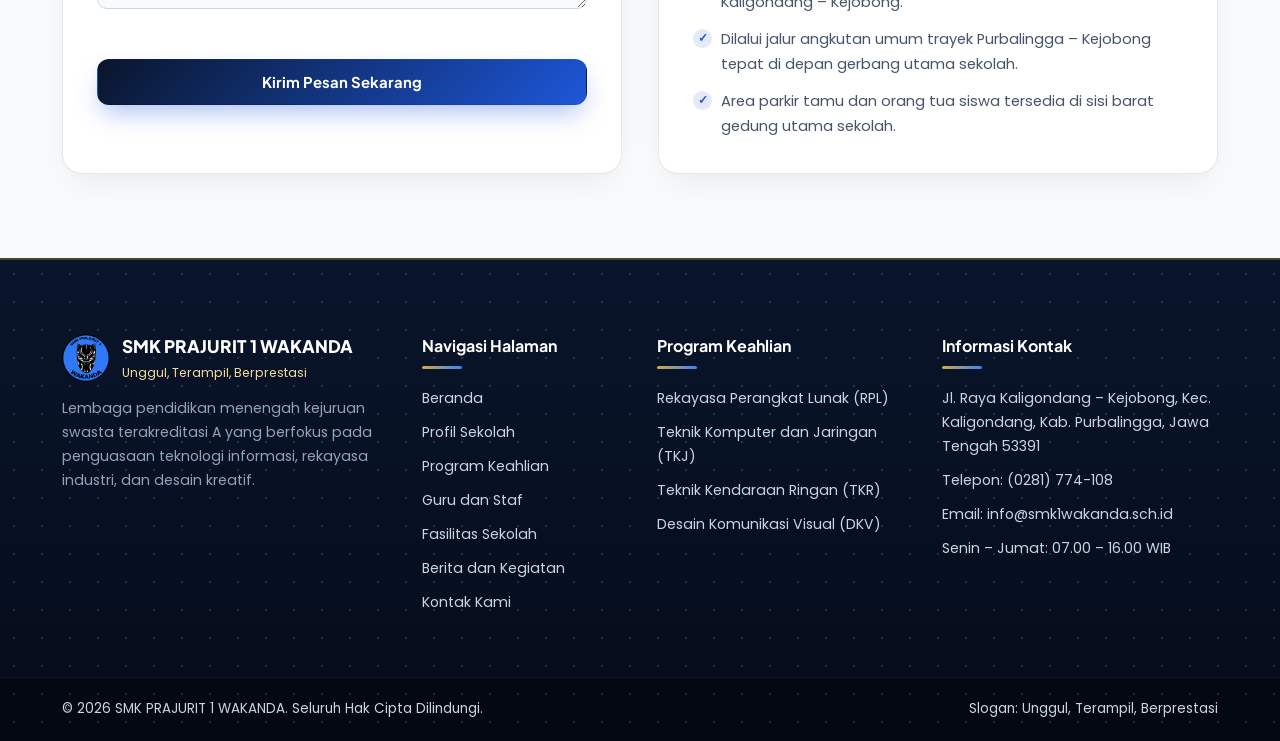
<file: kontak.html>
<!DOCTYPE html>
<html lang="id">

<head>
  <meta charset="UTF-8">
  <meta name="viewport" content="width=device-width, initial-scale=1.0">
  <meta name="description"
    content="Alamat, Telepon, Email, Jam Operasional, Peta Lokasi, dan Formulir Pesan SMK PRAJURIT 1 WAKANDA">
  <title>Kontak Kami | SMK PRAJURIT 1 WAKANDA</title>
  <link rel="preconnect" href="https://fonts.googleapis.com">
  <link rel="preconnect" href="https://fonts.gstatic.com" crossorigin>
  <link
    href="https://fonts.googleapis.com/css2?family=Kaushan+Script&family=Plus+Jakarta+Sans:wght@600;700;800&family=Poppins:wght@400;500;600;700&display=swap"
    rel="stylesheet">
  <link rel="stylesheet" href="css/style.css">
</head>

<body>
  <!-- Top Info Bar -->
  <div class="wisnu_topbar" id="wisnu_topbar">
    <div class="wisnu_container wisnu_topbar_inner">
      <div class="wisnu_topbar_info">
        <span class="wisnu_topbar_item">
          <svg class="wisnu_topbar_icon" viewBox="0 0 24 24" fill="none" stroke="currentColor" stroke-width="2"
            aria-hidden="true">
            <path d="M21 10c0 7-9 13-9 13s-9-6-9-13a9 9 0 0 1 18 0z"></path>
            <circle cx="12" cy="10" r="3"></circle>
          </svg>
          <span>Jl. Raya Kaligondang – Kejobong, Kec. Kaligondang, Kab. Purbalingga, Jawa Tengah 53391</span>
        </span>
        <span class="wisnu_topbar_item">
          <svg class="wisnu_topbar_icon" viewBox="0 0 24 24" fill="none" stroke="currentColor" stroke-width="2"
            aria-hidden="true">
            <path
              d="M22 16.92v3a2 2 0 0 1-2.18 2 19.79 19.79 0 0 1-8.63-3.07 19.5 19.5 0 0 1-6-6 19.79 19.79 0 0 1-3.07-8.67A2 2 0 0 1 4.11 2h3a2 2 0 0 1 2 1.72c.127.96.361 1.903.7 2.81a2 2 0 0 1-.45 2.11L8.09 9.91a16 16 0 0 0 6 6l1.27-1.27a2 2 0 0 1 2.11-.45c.907.339 1.85.573 2.81.7A2 2 0 0 1 22 16.92z">
            </path>
          </svg>
          <span>(0281) 774-108</span>
        </span>
        <span class="wisnu_topbar_item">
          <svg class="wisnu_topbar_icon" viewBox="0 0 24 24" fill="none" stroke="currentColor" stroke-width="2"
            aria-hidden="true">
            <rect x="2" y="4" width="20" height="16" rx="2"></rect>
            <path d="m22 7-8.97 5.7a1.94 1.94 0 0 1-2.06 0L2 7"></path>
          </svg>
          <span>info@smk1wakanda.sch.id</span>
        </span>
      </div>
      <div class="wisnu_topbar_right">
        <span class="wisnu_topbar_pill">Terakreditasi A &bull; NPSN 20261108</span>
      </div>
    </div>
  </div>

  <!-- Header & Navigasi Utama -->
  <header class="wisnu_header" id="wisnu_header">
    <div class="wisnu_container wisnu_nav_wrapper">
      <a href="index.html" class="wisnu_brand">
        <img src="images/logo.png" alt="Logo SMK PRAJURIT 1 WAKANDA" class="wisnu_brand_logo"
          data-wisnu-fallback="logo">
        <div class="wisnu_brand_text">
          <span class="wisnu_brand_title">SMK PRAJURIT 1 WAKANDA</span>
          <span class="wisnu_brand_subtitle">Unggul, Terampil, Berprestasi</span>
        </div>
      </a>

      <button type="button" class="wisnu_hamburger" id="wisnu_hamburger_btn" aria-label="Buka Menu Navigasi"
        aria-expanded="false">
        <span class="wisnu_hamburger_line"></span>
        <span class="wisnu_hamburger_line"></span>
        <span class="wisnu_hamburger_line"></span>
      </button>

      <nav class="wisnu_navbar" id="wisnu_navbar" aria-label="Navigasi Utama">
        <ul class="wisnu_nav_menu" id="wisnu_nav_menu">
          <li class="wisnu_nav_item"><a href="index.html" class="wisnu_nav_link">Beranda</a></li>
          <li class="wisnu_nav_item"><a href="profil.html" class="wisnu_nav_link">Profil</a></li>
          <li class="wisnu_nav_item"><a href="akademik.html" class="wisnu_nav_link">Akademik</a></li>
          <li class="wisnu_nav_item"><a href="guru.html" class="wisnu_nav_link">Guru &amp; Staf</a></li>
          <li class="wisnu_nav_item"><a href="fasilitas.html" class="wisnu_nav_link">Fasilitas</a></li>
          <li class="wisnu_nav_item"><a href="berita.html" class="wisnu_nav_link">Berita</a></li>
          <li class="wisnu_nav_item"><a href="kontak.html" class="wisnu_nav_link">Kontak</a></li>
          <li class="wisnu_nav_item"><a href="kontak.html#wisnu_contact_form" class="wisnu_nav_cta">PPDB 2026</a></li>
        </ul>
      </nav>
    </div>
  </header>
  <main id="wisnu_kontak_page">
    <!-- Banner Halaman -->
    <section class="wisnu_page_banner">
      <div class="wisnu_shape_grid_pattern" aria-hidden="true"></div>
      <div class="wisnu_shape_orb_1" aria-hidden="true"></div>
      <div class="wisnu_shape_orb_2" aria-hidden="true"></div>
      <div class="wisnu_shape_diamond wisnu_shape_diamond_banner" aria-hidden="true"></div>
      <div class="wisnu_container wisnu_reveal">
        <nav class="wisnu_breadcrumb" aria-label="Breadcrumb">
          <a href="index.html">Beranda</a> <span>/</span> <span>Kontak</span>
        </nav>
        <h1 class="wisnu_page_title">Hubungi Kami</h1>
        <p class="wisnu_page_subtitle">Silakan hubungi sekretariat SMK PRAJURIT 1 WAKANDA untuk informasi pendaftaran,
          kerja sama industri, maupun pertanyaan akademik.</p>
      </div>
      <div class="wisnu_wave_banner" aria-hidden="true">
        <svg viewBox="0 0 1440 54" preserveAspectRatio="none" xmlns="http://www.w3.org/2000/svg">
          <path d="M0,22 C360,58 1080,-8 1440,28 L1440,54 L0,54 Z" fill="#F8FAFC" />
        </svg>
      </div>
    </section>

    <!-- Kartu Informasi Kontak -->
    <section class="wisnu_section" id="wisnu_contact">
      <div class="wisnu_container">
        <div class="wisnu_card_grid wisnu_grid_4">
          <div class="wisnu_contact_info_card">
            <span class="wisnu_contact_badge">Alamat</span>
            <h2 class="wisnu_contact_card_title">Lokasi Sekolah</h2>
            <p class="wisnu_contact_card_text">Jl. Raya Kaligondang – Kejobong, Kec. Kaligondang, Kab. Purbalingga, Jawa
              Tengah 53391</p>
          </div>

          <div class="wisnu_contact_info_card">
            <span class="wisnu_contact_badge">Telepon</span>
            <h2 class="wisnu_contact_card_title">Layanan Telepon</h2>
            <p class="wisnu_contact_card_text">(0281) 774-108<br>WhatsApp TU: 0812-2810-1108</p>
          </div>

          <div class="wisnu_contact_info_card">
            <span class="wisnu_contact_badge">Email</span>
            <h2 class="wisnu_contact_card_title">Surat Elektronik</h2>
            <p class="wisnu_contact_card_text">info@smk1wakanda.sch.id<br>ppdb@smk1wakanda.sch.id</p>
          </div>

          <div class="wisnu_contact_info_card">
            <span class="wisnu_contact_badge">Jam Operasional</span>
            <h2 class="wisnu_contact_card_title">Waktu Pelayanan</h2>
            <p class="wisnu_contact_card_text">Senin – Jumat: 07.00 – 16.00 WIB<br>Sabtu: 07.30 – 13.00 WIB</p>
          </div>
        </div>

        <!-- Grid Formulir Pesan & Peta Lokasi -->
        <div class="wisnu_contact_main_grid">
          <!-- Formulir Pesan Pengunjung -->
          <div class="wisnu_form_panel wisnu_reveal_left">
            <span class="wisnu_section_tag">Kirim Pesan</span>
            <h2 class="wisnu_section_title">Formulir Layanan Pengunjung</h2>
            <div class="wisnu_title_line"></div>
            <p class="wisnu_text">Lengkapi seluruh kolom di bawah ini untuk menyampaikan pertanyaan atau masukan kepada
              pihak sekolah.</p>

            <form id="wisnu_contact_form" class="wisnu_form" novalidate>
              <div class="wisnu_form_group">
                <label for="wisnu_nama" class="wisnu_label">Nama Lengkap <span class="wisnu_required">*</span></label>
                <input type="text" id="wisnu_nama" name="nama" class="wisnu_input"
                  placeholder="Masukkan nama lengkap Anda" required>
                <span class="wisnu_error_msg" id="wisnu_error_nama"></span>
              </div>

              <div class="wisnu_form_group">
                <label for="wisnu_email" class="wisnu_label">Alamat Email <span class="wisnu_required">*</span></label>
                <input type="email" id="wisnu_email" name="email" class="wisnu_input" placeholder="contoh@email.com"
                  required>
                <span class="wisnu_error_msg" id="wisnu_error_email"></span>
              </div>

              <div class="wisnu_form_group">
                <label for="wisnu_subjek" class="wisnu_label">Subjek Pesan <span class="wisnu_required">*</span></label>
                <input type="text" id="wisnu_subjek" name="subjek" class="wisnu_input"
                  placeholder="Contoh: Informasi Pendaftaran Siswa Baru" required>
                <span class="wisnu_error_msg" id="wisnu_error_subjek"></span>
              </div>

              <div class="wisnu_form_group">
                <label for="wisnu_pesan" class="wisnu_label">Isi Pesan <span class="wisnu_required">*</span></label>
                <textarea id="wisnu_pesan" name="pesan" rows="5" class="wisnu_textarea"
                  placeholder="Tuliskan pesan atau pertanyaan Anda secara jelas..." required></textarea>
                <span class="wisnu_error_msg" id="wisnu_error_pesan"></span>
              </div>

              <button type="submit" class="wisnu_btn wisnu_btn_primary wisnu_btn_full" id="wisnu_submit_btn">Kirim Pesan
                Sekarang</button>
            </form>

            <!-- Kotak Hasil Validasi & Simulasi Pengiriman -->
            <div class="wisnu_form_result" id="wisnu_form_result" role="status" aria-live="polite" hidden></div>
          </div>

          <!-- Peta Lokasi Sekolah (Google Maps) -->
          <div class="wisnu_map_panel wisnu_reveal_right">
            <span class="wisnu_section_tag">Petunjuk Arah</span>
            <h2 class="wisnu_section_title">Peta Lokasi Sekolah</h2>
            <div class="wisnu_title_line"></div>
            <p class="wisnu_text">SMK PRAJURIT 1 WAKANDA berlokasi di kawasan Kaligondang, Kabupaten Purbalingga yang
              mudah dijangkau kendaraan pribadi maupun angkutan umum.</p>

            <div class="wisnu_map_embed_wrap">
              <iframe class="wisnu_map_iframe"
                src="https://maps.google.com/maps?q=-7.3691505,109.4315687&amp;hl=id&amp;z=18&amp;output=embed"
                title="Peta Google Maps WAKANDA" loading="lazy" referrerpolicy="no-referrer-when-downgrade"
                allowfullscreen>
              </iframe>
            </div>

            <div class="wisnu_map_actions">
              <span class="wisnu_map_coords">Koordinat: -7.3691505, 109.4315687</span>
              <a href="https://maps.app.goo.gl/WFXQBNWuQj2wvthv8" target="_blank" rel="noopener noreferrer"
                class="wisnu_btn wisnu_btn_primary wisnu_map_link_btn">
                Buka di Google Maps &nearr;
              </a>
            </div>

            <div class="wisnu_direction_notes">
              <h3 class="wisnu_sub_heading">Akses Transportasi:</h3>
              <ul class="wisnu_checklist">
                <li>15 menit dari Alun-Alun Purbalingga melalui Jl. Raya Kaligondang – Kejobong.</li>
                <li>Dilalui jalur angkutan umum trayek Purbalingga – Kejobong tepat di depan gerbang utama sekolah.</li>
                <li>Area parkir tamu dan orang tua siswa tersedia di sisi barat gedung utama sekolah.</li>
              </ul>
            </div>
          </div>
        </div>
      </div>
    </section>
  </main>
  <!-- Footer Utama -->
  <footer class="wisnu_footer" id="wisnu_footer">
    <div class="wisnu_shape_grid_pattern" aria-hidden="true"></div>
    <div class="wisnu_container wisnu_footer_grid">
      <div class="wisnu_footer_col">
        <div class="wisnu_footer_brand">
          <img src="images/logo.png" alt="Logo SMK PRAJURIT 1 WAKANDA" class="wisnu_footer_logo"
            data-wisnu-fallback="logo">
          <div>
            <h3 class="wisnu_footer_title">SMK PRAJURIT 1 WAKANDA</h3>
            <p class="wisnu_footer_tagline">Unggul, Terampil, Berprestasi</p>
          </div>
        </div>
        <p class="wisnu_footer_desc">Lembaga pendidikan menengah kejuruan swasta terakreditasi A yang berfokus pada
          penguasaan teknologi informasi, rekayasa industri, dan desain kreatif.</p>
      </div>

      <div class="wisnu_footer_col">
        <h4 class="wisnu_footer_heading">Navigasi Halaman</h4>
        <ul class="wisnu_footer_links">
          <li><a href="index.html">Beranda</a></li>
          <li><a href="profil.html">Profil Sekolah</a></li>
          <li><a href="akademik.html">Program Keahlian</a></li>
          <li><a href="guru.html">Guru dan Staf</a></li>
          <li><a href="fasilitas.html">Fasilitas Sekolah</a></li>
          <li><a href="berita.html">Berita dan Kegiatan</a></li>
          <li><a href="kontak.html">Kontak Kami</a></li>
        </ul>
      </div>

      <div class="wisnu_footer_col">
        <h4 class="wisnu_footer_heading">Program Keahlian</h4>
        <ul class="wisnu_footer_links">
          <li><a href="akademik.html#wisnu_rpl">Rekayasa Perangkat Lunak (RPL)</a></li>
          <li><a href="akademik.html#wisnu_tkj">Teknik Komputer dan Jaringan (TKJ)</a></li>
          <li><a href="akademik.html#wisnu_tkr">Teknik Kendaraan Ringan (TKR)</a></li>
          <li><a href="akademik.html#wisnu_dkv">Desain Komunikasi Visual (DKV)</a></li>
        </ul>
      </div>

      <div class="wisnu_footer_col">
        <h4 class="wisnu_footer_heading">Informasi Kontak</h4>
        <ul class="wisnu_footer_contact">
          <li>Jl. Raya Kaligondang – Kejobong, Kec. Kaligondang, Kab. Purbalingga, Jawa Tengah 53391</li>
          <li>Telepon: (0281) 774-108</li>
          <li>Email: info@smk1wakanda.sch.id</li>
          <li>Senin – Jumat: 07.00 – 16.00 WIB</li>
        </ul>
      </div>
    </div>

    <div class="wisnu_footer_bottom">
      <div class="wisnu_container wisnu_footer_bottom_inner">
        <p>&copy; 2026 SMK PRAJURIT 1 WAKANDA. Seluruh Hak Cipta Dilindungi.</p>
        <p>Slogan: Unggul, Terampil, Berprestasi</p>
      </div>
    </div>
  </footer>

  <!-- Tombol Kembali ke Atas -->
  <button type="button" class="wisnu_back_to_top" id="wisnu_back_to_top" aria-label="Kembali ke atas">&#8593;</button>

  <script src="js/script.js"></script>
</body>

</html>
</file>
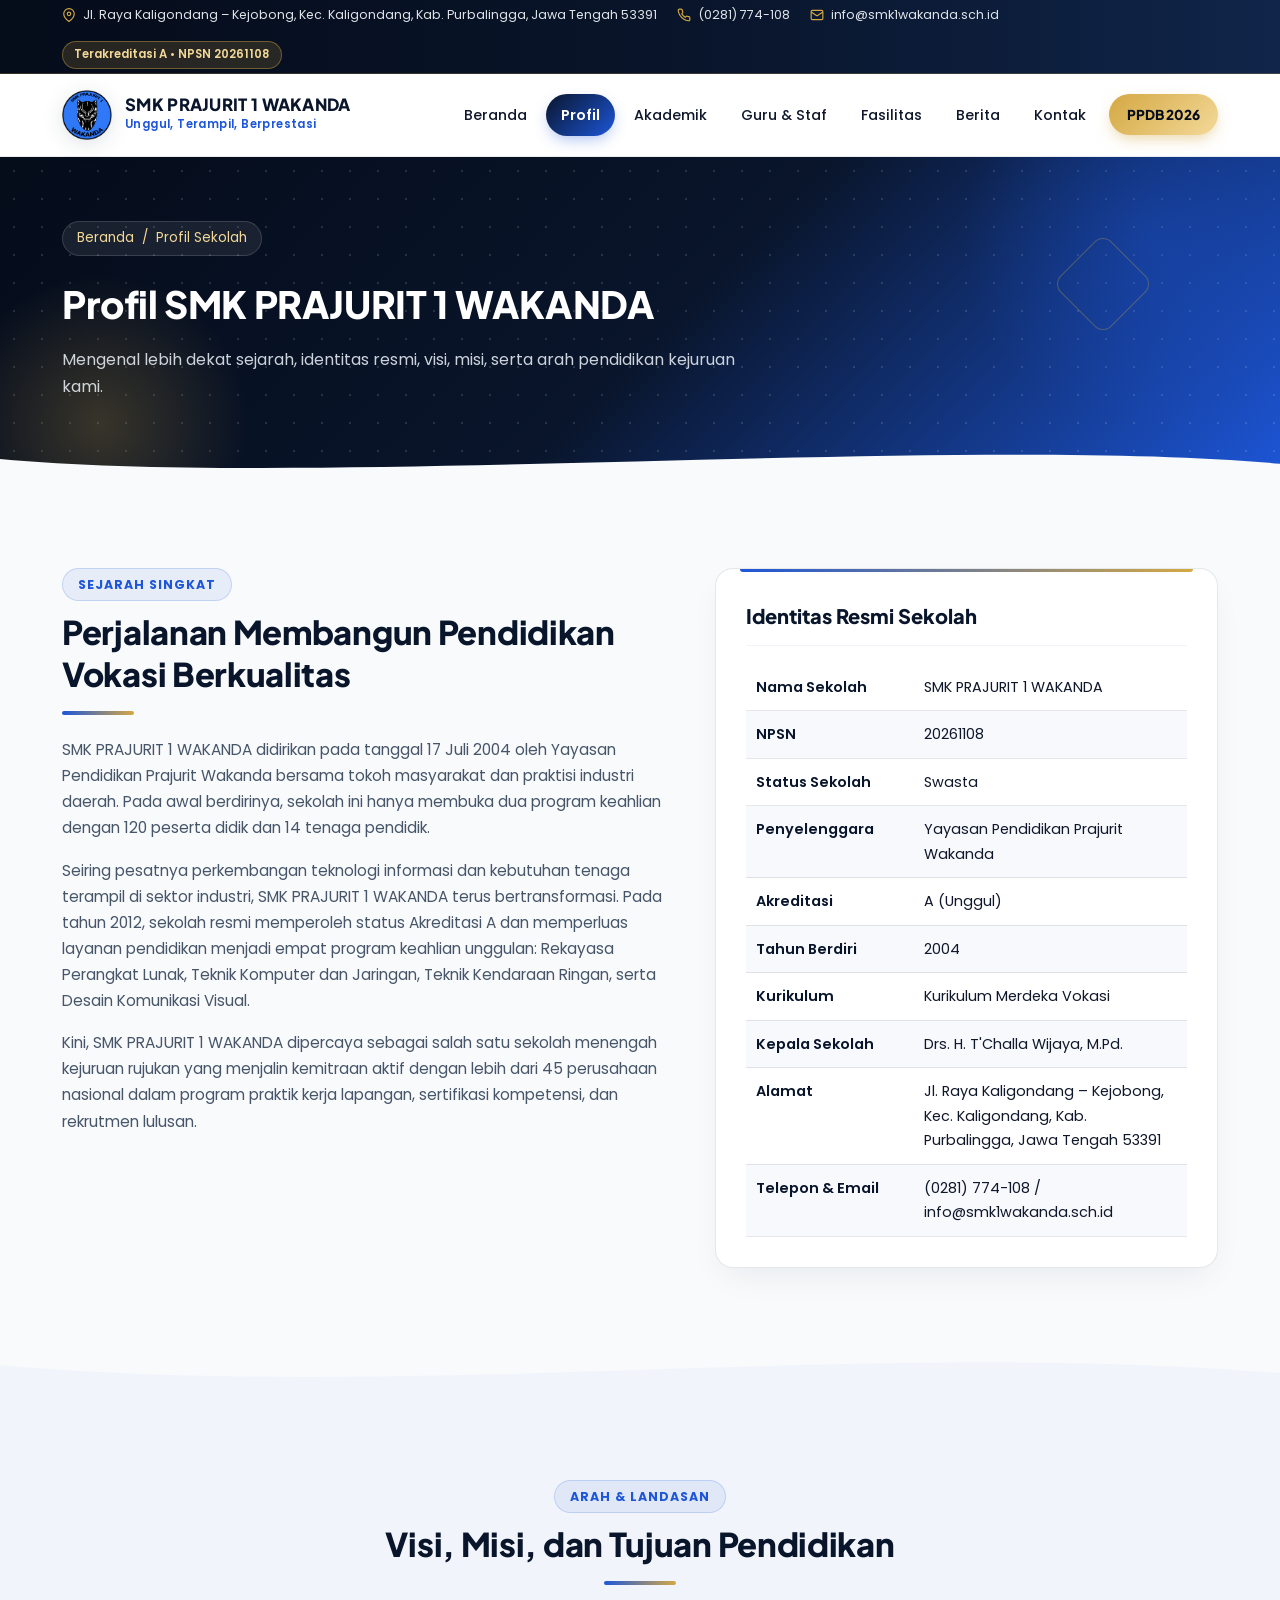
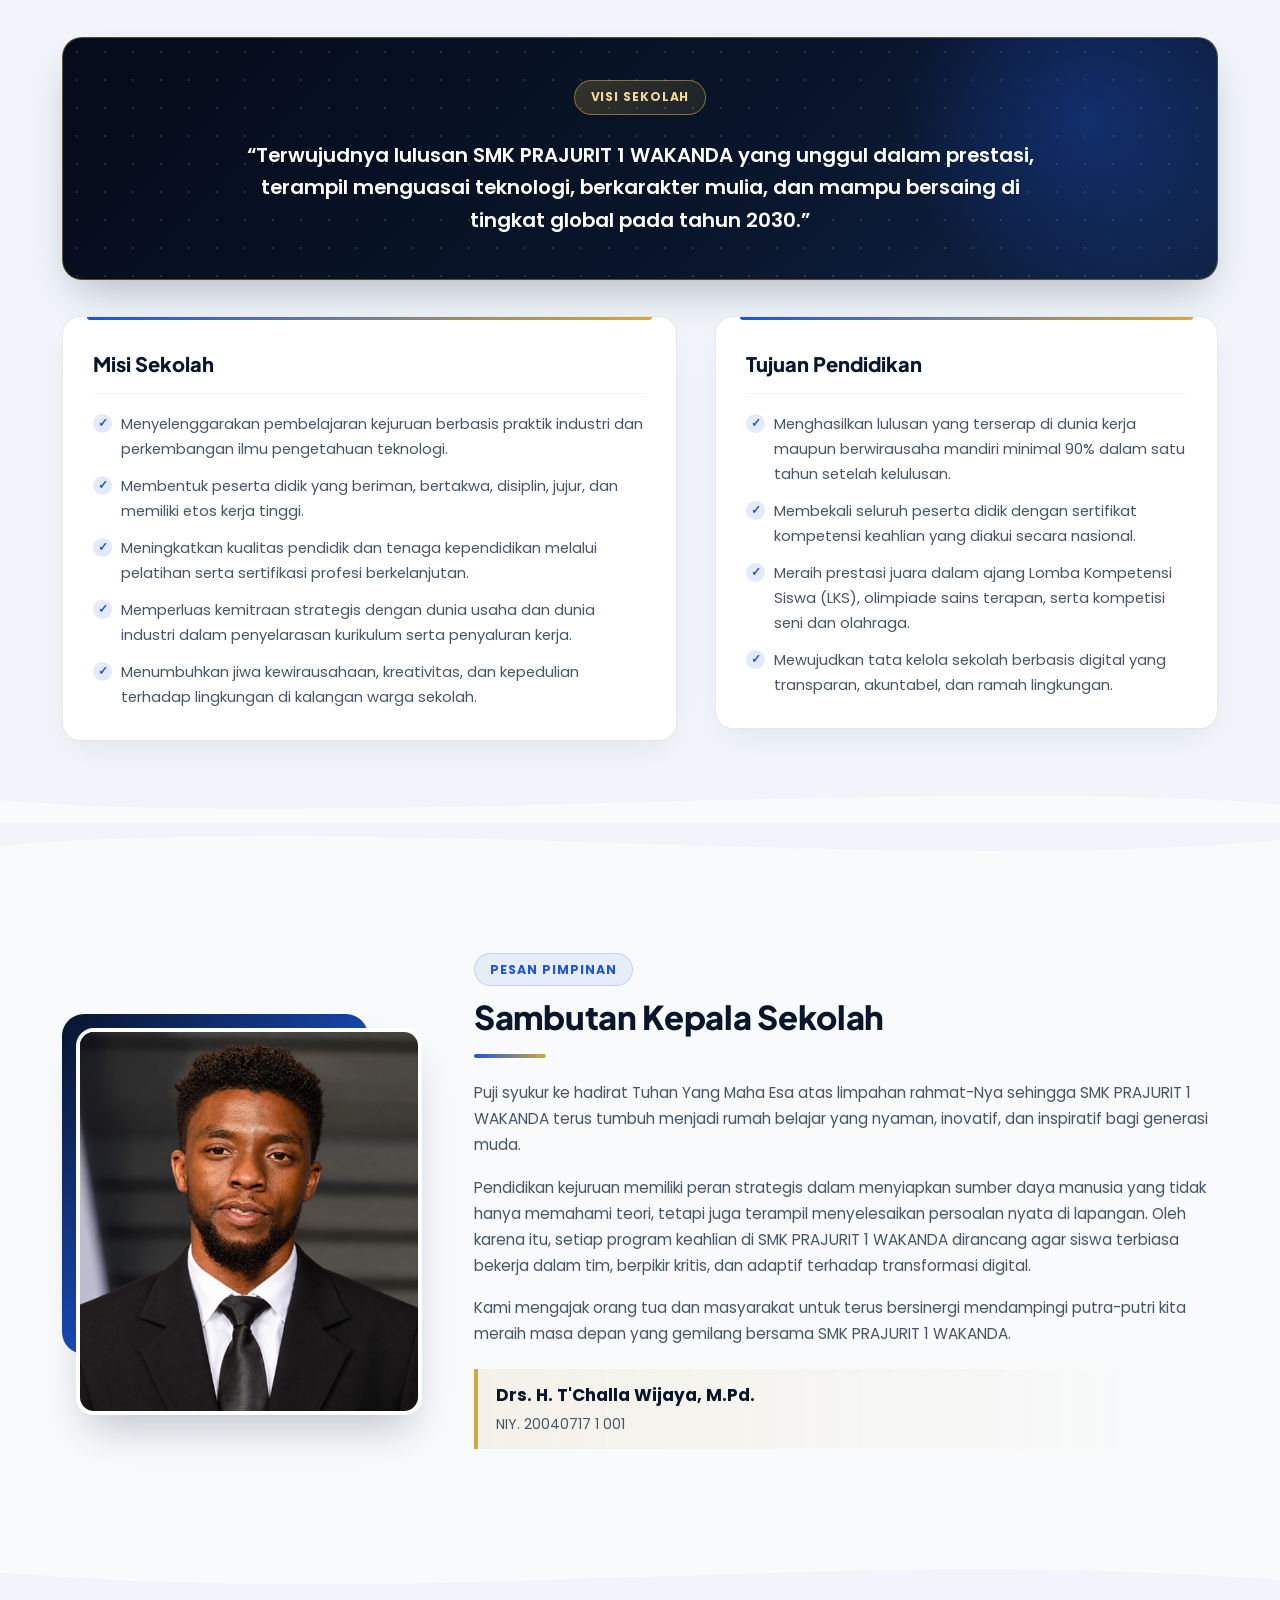
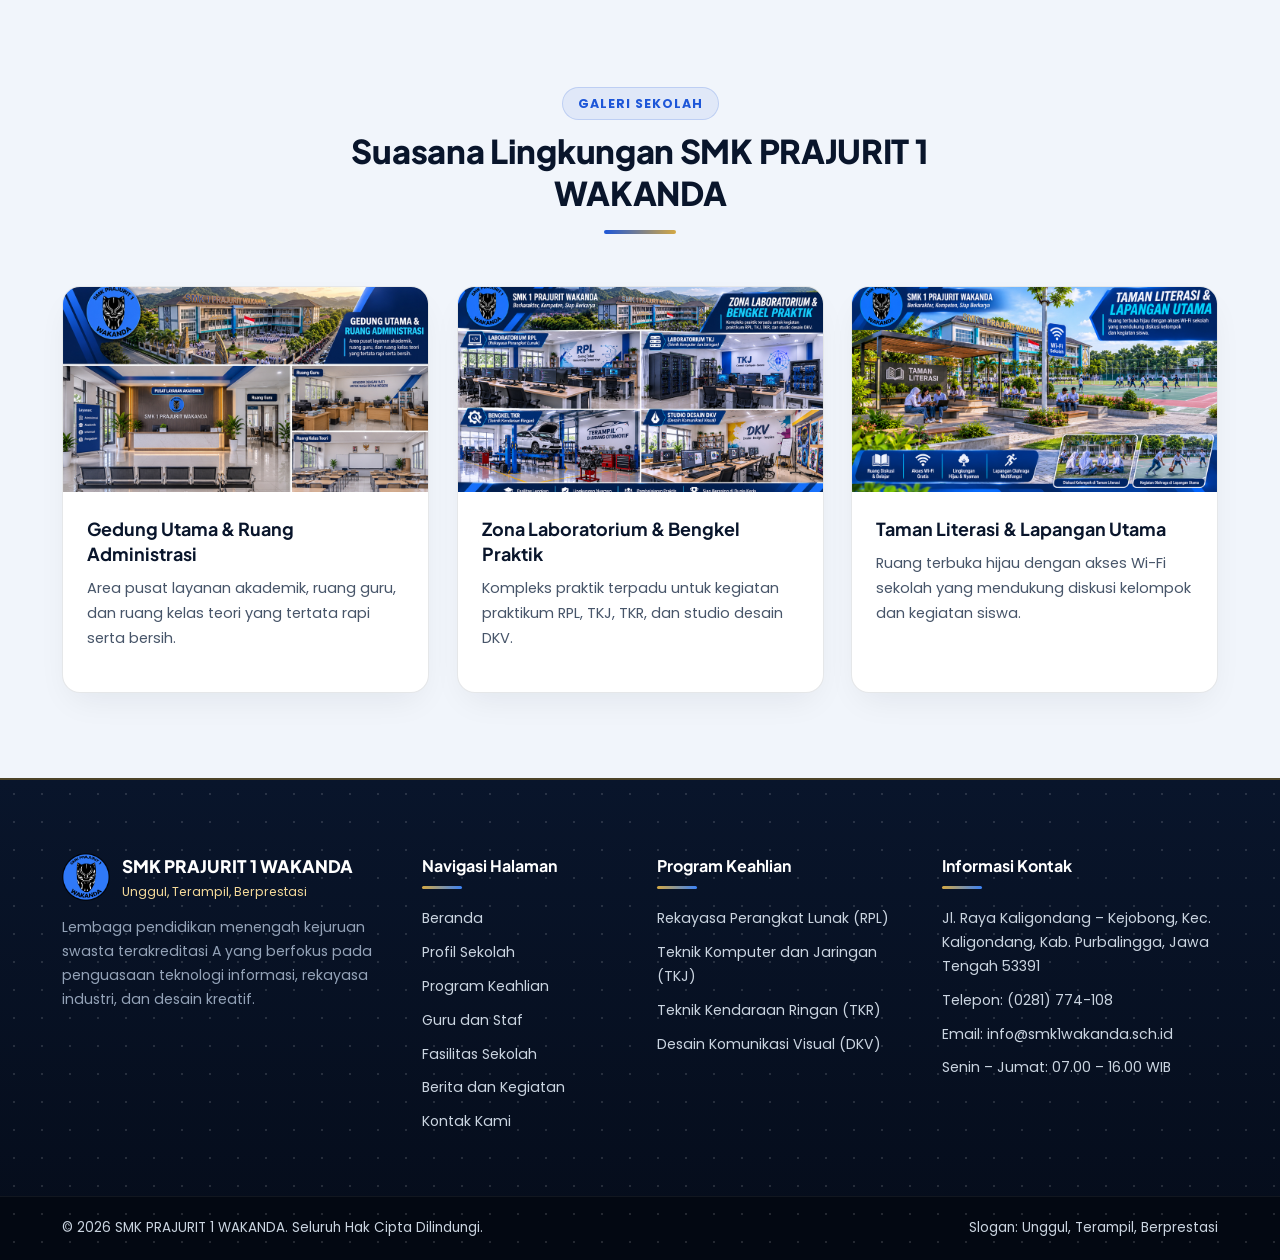
<file: profil.html>
<!DOCTYPE html>
<html lang="id">
<head>
  <meta charset="UTF-8">
  <meta name="viewport" content="width=device-width, initial-scale=1.0">
  <meta name="description" content="Sejarah, Identitas, Visi, Misi, dan Tujuan Pendidikan SMK PRAJURIT 1 WAKANDA">
  <title>Profil Sekolah | SMK PRAJURIT 1 WAKANDA</title>
  <link rel="preconnect" href="https://fonts.googleapis.com">
  <link rel="preconnect" href="https://fonts.gstatic.com" crossorigin>
  <link href="https://fonts.googleapis.com/css2?family=Kaushan+Script&family=Plus+Jakarta+Sans:wght@600;700;800&family=Poppins:wght@400;500;600;700&display=swap" rel="stylesheet">
  <link rel="stylesheet" href="css/style.css">
</head>
<body>
  <!-- Top Info Bar -->
  <div class="wisnu_topbar" id="wisnu_topbar">
    <div class="wisnu_container wisnu_topbar_inner">
      <div class="wisnu_topbar_info">
        <span class="wisnu_topbar_item">
          <svg class="wisnu_topbar_icon" viewBox="0 0 24 24" fill="none" stroke="currentColor" stroke-width="2" aria-hidden="true">
            <path d="M21 10c0 7-9 13-9 13s-9-6-9-13a9 9 0 0 1 18 0z"></path>
            <circle cx="12" cy="10" r="3"></circle>
          </svg>
          <span>Jl. Raya Kaligondang – Kejobong, Kec. Kaligondang, Kab. Purbalingga, Jawa Tengah 53391</span>
        </span>
        <span class="wisnu_topbar_item">
          <svg class="wisnu_topbar_icon" viewBox="0 0 24 24" fill="none" stroke="currentColor" stroke-width="2" aria-hidden="true">
            <path d="M22 16.92v3a2 2 0 0 1-2.18 2 19.79 19.79 0 0 1-8.63-3.07 19.5 19.5 0 0 1-6-6 19.79 19.79 0 0 1-3.07-8.67A2 2 0 0 1 4.11 2h3a2 2 0 0 1 2 1.72c.127.96.361 1.903.7 2.81a2 2 0 0 1-.45 2.11L8.09 9.91a16 16 0 0 0 6 6l1.27-1.27a2 2 0 0 1 2.11-.45c.907.339 1.85.573 2.81.7A2 2 0 0 1 22 16.92z"></path>
          </svg>
          <span>(0281) 774-108</span>
        </span>
        <span class="wisnu_topbar_item">
          <svg class="wisnu_topbar_icon" viewBox="0 0 24 24" fill="none" stroke="currentColor" stroke-width="2" aria-hidden="true">
            <rect x="2" y="4" width="20" height="16" rx="2"></rect>
            <path d="m22 7-8.97 5.7a1.94 1.94 0 0 1-2.06 0L2 7"></path>
          </svg>
          <span>info@smk1wakanda.sch.id</span>
        </span>
      </div>
      <div class="wisnu_topbar_right">
        <span class="wisnu_topbar_pill">Terakreditasi A &bull; NPSN 20261108</span>
      </div>
    </div>
  </div>

  <!-- Header & Navigasi Utama -->
  <header class="wisnu_header" id="wisnu_header">
    <div class="wisnu_container wisnu_nav_wrapper">
      <a href="index.html" class="wisnu_brand">
        <img src="images/logo.png" alt="Logo SMK PRAJURIT 1 WAKANDA" class="wisnu_brand_logo" data-wisnu-fallback="logo">
        <div class="wisnu_brand_text">
          <span class="wisnu_brand_title">SMK PRAJURIT 1 WAKANDA</span>
          <span class="wisnu_brand_subtitle">Unggul, Terampil, Berprestasi</span>
        </div>
      </a>

      <button type="button" class="wisnu_hamburger" id="wisnu_hamburger_btn" aria-label="Buka Menu Navigasi" aria-expanded="false">
        <span class="wisnu_hamburger_line"></span>
        <span class="wisnu_hamburger_line"></span>
        <span class="wisnu_hamburger_line"></span>
      </button>

      <nav class="wisnu_navbar" id="wisnu_navbar" aria-label="Navigasi Utama">
        <ul class="wisnu_nav_menu" id="wisnu_nav_menu">
          <li class="wisnu_nav_item"><a href="index.html" class="wisnu_nav_link">Beranda</a></li>
          <li class="wisnu_nav_item"><a href="profil.html" class="wisnu_nav_link">Profil</a></li>
          <li class="wisnu_nav_item"><a href="akademik.html" class="wisnu_nav_link">Akademik</a></li>
          <li class="wisnu_nav_item"><a href="guru.html" class="wisnu_nav_link">Guru &amp; Staf</a></li>
          <li class="wisnu_nav_item"><a href="fasilitas.html" class="wisnu_nav_link">Fasilitas</a></li>
          <li class="wisnu_nav_item"><a href="berita.html" class="wisnu_nav_link">Berita</a></li>
          <li class="wisnu_nav_item"><a href="kontak.html" class="wisnu_nav_link">Kontak</a></li>
          <li class="wisnu_nav_item"><a href="kontak.html#wisnu_contact_form" class="wisnu_nav_cta">PPDB 2026</a></li>
        </ul>
      </nav>
    </div>
  </header>
  <main id="wisnu_profil_page">
    <!-- Banner Halaman -->
    <section class="wisnu_page_banner">
      <div class="wisnu_shape_grid_pattern" aria-hidden="true"></div>
      <div class="wisnu_shape_orb_1" aria-hidden="true"></div>
      <div class="wisnu_shape_orb_2" aria-hidden="true"></div>
      <div class="wisnu_shape_diamond wisnu_shape_diamond_banner" aria-hidden="true"></div>
      <div class="wisnu_container wisnu_reveal">
        <nav class="wisnu_breadcrumb" aria-label="Breadcrumb">
          <a href="index.html">Beranda</a> <span>/</span> <span>Profil Sekolah</span>
        </nav>
        <h1 class="wisnu_page_title">Profil SMK PRAJURIT 1 WAKANDA</h1>
        <p class="wisnu_page_subtitle">Mengenal lebih dekat sejarah, identitas resmi, visi, misi, serta arah pendidikan kejuruan kami.</p>
      </div>
      <div class="wisnu_wave_banner" aria-hidden="true">
        <svg viewBox="0 0 1440 54" preserveAspectRatio="none" xmlns="http://www.w3.org/2000/svg">
          <path d="M0,22 C360,58 1080,-8 1440,28 L1440,54 L0,54 Z" fill="#F8FAFC"/>
        </svg>
      </div>
    </section>

    <!-- Sejarah & Identitas Sekolah -->
    <section class="wisnu_section" id="wisnu_sejarah">
      <div class="wisnu_container wisnu_two_col_grid">
        <div class="wisnu_content_block wisnu_reveal_left">
          <span class="wisnu_section_tag">Sejarah Singkat</span>
          <h2 class="wisnu_section_title">Perjalanan Membangun Pendidikan Vokasi Berkualitas</h2>
          <div class="wisnu_title_line"></div>
          <p class="wisnu_text">SMK PRAJURIT 1 WAKANDA didirikan pada tanggal 17 Juli 2004 oleh Yayasan Pendidikan Prajurit Wakanda bersama tokoh masyarakat dan praktisi industri daerah. Pada awal berdirinya, sekolah ini hanya membuka dua program keahlian dengan 120 peserta didik dan 14 tenaga pendidik.</p>
          <p class="wisnu_text">Seiring pesatnya perkembangan teknologi informasi dan kebutuhan tenaga terampil di sektor industri, SMK PRAJURIT 1 WAKANDA terus bertransformasi. Pada tahun 2012, sekolah resmi memperoleh status Akreditasi A dan memperluas layanan pendidikan menjadi empat program keahlian unggulan: Rekayasa Perangkat Lunak, Teknik Komputer dan Jaringan, Teknik Kendaraan Ringan, serta Desain Komunikasi Visual.</p>
          <p class="wisnu_text">Kini, SMK PRAJURIT 1 WAKANDA dipercaya sebagai salah satu sekolah menengah kejuruan rujukan yang menjalin kemitraan aktif dengan lebih dari 45 perusahaan nasional dalam program praktik kerja lapangan, sertifikasi kompetensi, dan rekrutmen lulusan.</p>
        </div>

        <div class="wisnu_identity_card wisnu_reveal_right">
          <h3 class="wisnu_card_heading">Identitas Resmi Sekolah</h3>
          <table class="wisnu_identity_table">
            <tbody>
              <tr>
                <th>Nama Sekolah</th>
                <td>SMK PRAJURIT 1 WAKANDA</td>
              </tr>
              <tr>
                <th>NPSN</th>
                <td>20261108</td>
              </tr>
              <tr>
                <th>Status Sekolah</th>
                <td>Swasta</td>
              </tr>
              <tr>
                <th>Penyelenggara</th>
                <td>Yayasan Pendidikan Prajurit Wakanda</td>
              </tr>
              <tr>
                <th>Akreditasi</th>
                <td>A (Unggul)</td>
              </tr>
              <tr>
                <th>Tahun Berdiri</th>
                <td>2004</td>
              </tr>
              <tr>
                <th>Kurikulum</th>
                <td>Kurikulum Merdeka Vokasi</td>
              </tr>
              <tr>
                <th>Kepala Sekolah</th>
                <td>Drs. H. T'Challa Wijaya, M.Pd.</td>
              </tr>
              <tr>
                <th>Alamat</th>
                <td>Jl. Raya Kaligondang – Kejobong, Kec. Kaligondang, Kab. Purbalingga, Jawa Tengah 53391</td>
              </tr>
              <tr>
                <th>Telepon &amp; Email</th>
                <td>(0281) 774-108 / info@smk1wakanda.sch.id</td>
              </tr>
            </tbody>
          </table>
        </div>
      </div>
      <div class="wisnu_wave_banner" aria-hidden="true">
        <svg viewBox="0 0 1440 54" preserveAspectRatio="none" xmlns="http://www.w3.org/2000/svg">
          <path d="M0,22 C360,58 1080,-8 1440,28 L1440,54 L0,54 Z" fill="#F8FAFC"/>
        </svg>
      </div>
    </section>

    <div class="wisnu_wave_divider" aria-hidden="true">
      <svg viewBox="0 0 1440 48" preserveAspectRatio="none" xmlns="http://www.w3.org/2000/svg">
        <path d="M0,16 C480,54 960,-12 1440,24 L1440,48 L0,48 Z" fill="#F1F5FB"/>
      </svg>
    </div>

    <!-- Visi, Misi, dan Tujuan Pendidikan -->
    <section class="wisnu_section wisnu_section_alt" id="wisnu_visi_misi">
      <div class="wisnu_container">
        <div class="wisnu_section_header wisnu_reveal">
          <span class="wisnu_section_tag">Arah &amp; Landasan</span>
          <h2 class="wisnu_section_title">Visi, Misi, dan Tujuan Pendidikan</h2>
          <div class="wisnu_title_line wisnu_center_line"></div>
        </div>

        <div class="wisnu_visi_box wisnu_reveal_scale">
          <div class="wisnu_shape_grid_pattern" aria-hidden="true"></div>
          <div class="wisnu_shape_orb_1" aria-hidden="true"></div>
          <span class="wisnu_badge">Visi Sekolah</span>
          <blockquote class="wisnu_visi_quote">
            &ldquo;Terwujudnya lulusan SMK PRAJURIT 1 WAKANDA yang unggul dalam prestasi, terampil menguasai teknologi, berkarakter mulia, dan mampu bersaing di tingkat global pada tahun 2030.&rdquo;
          </blockquote>
        </div>

        <div class="wisnu_two_col_grid wisnu_mt_32">
          <div class="wisnu_info_panel wisnu_reveal">
            <h3 class="wisnu_panel_title">Misi Sekolah</h3>
            <ul class="wisnu_checklist">
              <li>Menyelenggarakan pembelajaran kejuruan berbasis praktik industri dan perkembangan ilmu pengetahuan teknologi.</li>
              <li>Membentuk peserta didik yang beriman, bertakwa, disiplin, jujur, dan memiliki etos kerja tinggi.</li>
              <li>Meningkatkan kualitas pendidik dan tenaga kependidikan melalui pelatihan serta sertifikasi profesi berkelanjutan.</li>
              <li>Memperluas kemitraan strategis dengan dunia usaha dan dunia industri dalam penyelarasan kurikulum serta penyaluran kerja.</li>
              <li>Menumbuhkan jiwa kewirausahaan, kreativitas, dan kepedulian terhadap lingkungan di kalangan warga sekolah.</li>
            </ul>
          </div>

          <div class="wisnu_info_panel wisnu_reveal">
            <h3 class="wisnu_panel_title">Tujuan Pendidikan</h3>
            <ul class="wisnu_checklist">
              <li>Menghasilkan lulusan yang terserap di dunia kerja maupun berwirausaha mandiri minimal 90% dalam satu tahun setelah kelulusan.</li>
              <li>Membekali seluruh peserta didik dengan sertifikat kompetensi keahlian yang diakui secara nasional.</li>
              <li>Meraih prestasi juara dalam ajang Lomba Kompetensi Siswa (LKS), olimpiade sains terapan, serta kompetisi seni dan olahraga.</li>
              <li>Mewujudkan tata kelola sekolah berbasis digital yang transparan, akuntabel, dan ramah lingkungan.</li>
            </ul>
          </div>
        </div>
      </div>
      <div class="wisnu_wave_banner" aria-hidden="true">
        <svg viewBox="0 0 1440 54" preserveAspectRatio="none" xmlns="http://www.w3.org/2000/svg">
          <path d="M0,22 C360,58 1080,-8 1440,28 L1440,54 L0,54 Z" fill="#F8FAFC"/>
        </svg>
      </div>
    </section>

    <div class="wisnu_wave_divider" style="background-color:#F1F5FB;" aria-hidden="true">
      <svg viewBox="0 0 1440 48" preserveAspectRatio="none" xmlns="http://www.w3.org/2000/svg">
        <path d="M0,24 C420,-10 1020,54 1440,18 L1440,48 L0,48 Z" fill="#F8FAFC"/>
      </svg>
    </div>

    <!-- Sambutan Lengkap Kepala Sekolah -->
    <section class="wisnu_section" id="wisnu_sambutan_lengkap">
      <div class="wisnu_container wisnu_welcome_grid">
        <div class="wisnu_welcome_media wisnu_reveal_left">
          <div class="wisnu_welcome_frame_shape" aria-hidden="true"></div>
          <img src="images/guru/kepsek.jpg" alt="Kepala Sekolah SMK PRAJURIT 1 WAKANDA" class="wisnu_welcome_img">
        </div>
        <div class="wisnu_welcome_body wisnu_reveal_right">
          <span class="wisnu_section_tag">Pesan Pimpinan</span>
          <h2 class="wisnu_section_title">Sambutan Kepala Sekolah</h2>
          <div class="wisnu_title_line"></div>
          <p class="wisnu_text">Puji syukur ke hadirat Tuhan Yang Maha Esa atas limpahan rahmat-Nya sehingga SMK PRAJURIT 1 WAKANDA terus tumbuh menjadi rumah belajar yang nyaman, inovatif, dan inspiratif bagi generasi muda.</p>
          <p class="wisnu_text">Pendidikan kejuruan memiliki peran strategis dalam menyiapkan sumber daya manusia yang tidak hanya memahami teori, tetapi juga terampil menyelesaikan persoalan nyata di lapangan. Oleh karena itu, setiap program keahlian di SMK PRAJURIT 1 WAKANDA dirancang agar siswa terbiasa bekerja dalam tim, berpikir kritis, dan adaptif terhadap transformasi digital.</p>
          <p class="wisnu_text">Kami mengajak orang tua dan masyarakat untuk terus bersinergi mendampingi putra-putri kita meraih masa depan yang gemilang bersama SMK PRAJURIT 1 WAKANDA.</p>
          <div class="wisnu_principal_sign">
            <strong>Drs. H. T'Challa Wijaya, M.Pd.</strong>
            <span>NIY. 20040717 1 001</span>
          </div>
        </div>
      </div>
      <div class="wisnu_wave_banner" aria-hidden="true">
        <svg viewBox="0 0 1440 54" preserveAspectRatio="none" xmlns="http://www.w3.org/2000/svg">
          <path d="M0,22 C360,58 1080,-8 1440,28 L1440,54 L0,54 Z" fill="#F8FAFC"/>
        </svg>
      </div>
    </section>

    <div class="wisnu_wave_divider" aria-hidden="true">
      <svg viewBox="0 0 1440 48" preserveAspectRatio="none" xmlns="http://www.w3.org/2000/svg">
        <path d="M0,16 C480,54 960,-12 1440,24 L1440,48 L0,48 Z" fill="#F1F5FB"/>
      </svg>
    </div>

    <!-- Foto Lingkungan Sekolah -->
    <section class="wisnu_section wisnu_section_alt" id="wisnu_lingkungan">
      <div class="wisnu_container">
        <div class="wisnu_section_header wisnu_reveal">
          <span class="wisnu_section_tag">Galeri Sekolah</span>
          <h2 class="wisnu_section_title">Suasana Lingkungan SMK PRAJURIT 1 WAKANDA</h2>
          <div class="wisnu_title_line wisnu_center_line"></div>
        </div>

        <div class="wisnu_card_grid wisnu_grid_3">
          <figure class="wisnu_card">
            <div class="wisnu_card_media_wrap"><img src="images/lingkungan/gedung-utama.jpg" alt="Gedung Utama SMK PRAJURIT 1 WAKANDA" class="wisnu_card_img"></div>
            <figcaption class="wisnu_card_body">
              <h3 class="wisnu_card_title">Gedung Utama &amp; Ruang Administrasi</h3>
              <p class="wisnu_card_text">Area pusat layanan akademik, ruang guru, dan ruang kelas teori yang tertata rapi serta bersih.</p>
            </figcaption>
          </figure>

          <figure class="wisnu_card">
            <div class="wisnu_card_media_wrap"><img src="images/lingkungan/zona-lab.jpg" alt="Area Laboratorium Praktik" class="wisnu_card_img"></div>
            <figcaption class="wisnu_card_body">
              <h3 class="wisnu_card_title">Zona Laboratorium &amp; Bengkel Praktik</h3>
              <p class="wisnu_card_text">Kompleks praktik terpadu untuk kegiatan praktikum RPL, TKJ, TKR, dan studio desain DKV.</p>
            </figcaption>
          </figure>

          <figure class="wisnu_card">
            <div class="wisnu_card_media_wrap"><img src="images/lingkungan/taman-lapang.jpg" alt="Taman Literasi dan Halaman Upacara" class="wisnu_card_img"></div>
            <figcaption class="wisnu_card_body">
              <h3 class="wisnu_card_title">Taman Literasi &amp; Lapangan Utama</h3>
              <p class="wisnu_card_text">Ruang terbuka hijau dengan akses Wi-Fi sekolah yang mendukung diskusi kelompok dan kegiatan siswa.</p>
            </figcaption>
          </figure>
        </div>
      </div>
    </section>
  </main>
  <!-- Footer Utama -->
  <footer class="wisnu_footer" id="wisnu_footer">
    <div class="wisnu_shape_grid_pattern" aria-hidden="true"></div>
    <div class="wisnu_container wisnu_footer_grid">
      <div class="wisnu_footer_col">
        <div class="wisnu_footer_brand">
          <img src="images/logo.png" alt="Logo SMK PRAJURIT 1 WAKANDA" class="wisnu_footer_logo" data-wisnu-fallback="logo">
          <div>
            <h3 class="wisnu_footer_title">SMK PRAJURIT 1 WAKANDA</h3>
            <p class="wisnu_footer_tagline">Unggul, Terampil, Berprestasi</p>
          </div>
        </div>
        <p class="wisnu_footer_desc">Lembaga pendidikan menengah kejuruan swasta terakreditasi A yang berfokus pada penguasaan teknologi informasi, rekayasa industri, dan desain kreatif.</p>
      </div>

      <div class="wisnu_footer_col">
        <h4 class="wisnu_footer_heading">Navigasi Halaman</h4>
        <ul class="wisnu_footer_links">
          <li><a href="index.html">Beranda</a></li>
          <li><a href="profil.html">Profil Sekolah</a></li>
          <li><a href="akademik.html">Program Keahlian</a></li>
          <li><a href="guru.html">Guru dan Staf</a></li>
          <li><a href="fasilitas.html">Fasilitas Sekolah</a></li>
          <li><a href="berita.html">Berita dan Kegiatan</a></li>
          <li><a href="kontak.html">Kontak Kami</a></li>
        </ul>
      </div>

      <div class="wisnu_footer_col">
        <h4 class="wisnu_footer_heading">Program Keahlian</h4>
        <ul class="wisnu_footer_links">
          <li><a href="akademik.html#wisnu_rpl">Rekayasa Perangkat Lunak (RPL)</a></li>
          <li><a href="akademik.html#wisnu_tkj">Teknik Komputer dan Jaringan (TKJ)</a></li>
          <li><a href="akademik.html#wisnu_tkr">Teknik Kendaraan Ringan (TKR)</a></li>
          <li><a href="akademik.html#wisnu_dkv">Desain Komunikasi Visual (DKV)</a></li>
        </ul>
      </div>

      <div class="wisnu_footer_col">
        <h4 class="wisnu_footer_heading">Informasi Kontak</h4>
        <ul class="wisnu_footer_contact">
          <li>Jl. Raya Kaligondang – Kejobong, Kec. Kaligondang, Kab. Purbalingga, Jawa Tengah 53391</li>
          <li>Telepon: (0281) 774-108</li>
          <li>Email: info@smk1wakanda.sch.id</li>
          <li>Senin – Jumat: 07.00 – 16.00 WIB</li>
        </ul>
      </div>
    </div>

    <div class="wisnu_footer_bottom">
      <div class="wisnu_container wisnu_footer_bottom_inner">
        <p>&copy; 2026 SMK PRAJURIT 1 WAKANDA. Seluruh Hak Cipta Dilindungi.</p>
        <p>Slogan: Unggul, Terampil, Berprestasi</p>
      </div>
    </div>
  </footer>

  <!-- Tombol Kembali ke Atas -->
  <button type="button" class="wisnu_back_to_top" id="wisnu_back_to_top" aria-label="Kembali ke atas">&#8593;</button>

  <script src="js/script.js"></script>
</body>
</html>
</file>
<file: css/style.css>
:root {
  --wisnu-navy: #09152b;
  --wisnu-navy-mid: #10254a;
  --wisnu-navy-dark: #050c1a;
  --wisnu-blue: #1d56d8;
  --wisnu-blue-light: #3b82f6;
  --wisnu-blue-soft: #eef4ff;
  --wisnu-blue-hover: #1644b0;
  --wisnu-gold: #d4a843;
  --wisnu-gold-light: #f3d999;
  --wisnu-gold-soft: #fdf8ec;
  --wisnu-gold-hover: #b88e2e;
  --wisnu-white: #ffffff;
  --wisnu-ivory: #f8fafc;
  --wisnu-gray-light: #f1f5fb;
  --wisnu-gray-border: rgba(9, 21, 43, 0.1);
  --wisnu-text-main: #0f172a;
  --wisnu-text-muted: #475569;
  --wisnu-radius: 18px;
  --wisnu-radius-sm: 12px;
  --wisnu-shadow: 0 14px 34px -10px rgba(9, 21, 43, 0.08);
  --wisnu-shadow-hover: 0 24px 48px -12px rgba(9, 21, 43, 0.16);
  --wisnu-transition: all 0.35s cubic-bezier(0.22, 1, 0.36, 1);
}

/* ==========================================================================
   KEYFRAMES ANIMASI
   ========================================================================== */
@keyframes wisnuHeroItemIn {
  0% {
    opacity: 0;
    transform: translateY(24px);
  }
  100% {
    opacity: 1;
    transform: translateY(0);
  }
}

@keyframes wisnuHeroPhotoIn {
  0% {
    opacity: 0;
    transform: translateX(28px) scale(0.97);
  }
  100% {
    opacity: 1;
    transform: translateX(0) scale(1);
  }
}

@keyframes wisnuFloatPhoto {
  0%,
  100% {
    transform: translateY(0px);
  }
  50% {
    transform: translateY(-10px);
  }
}

@keyframes wisnuFloatEmblem {
  0%,
  100% {
    transform: translateY(0px) rotate(0deg);
  }
  50% {
    transform: translateY(-13px) rotate(-2deg);
  }
}

@keyframes wisnuFloatGentle {
  0%,
  100% {
    transform: translateY(0px);
  }
  50% {
    transform: translateY(-9px);
  }
}

@keyframes wisnuFloatSlow {
  0%,
  100% {
    transform: translateY(0px) rotate(0deg);
  }
  50% {
    transform: translateY(-14px) rotate(3deg);
  }
}

@keyframes wisnuSpinSlow {
  0% {
    transform: rotate(0deg);
  }
  100% {
    transform: rotate(360deg);
  }
}

@keyframes wisnuPulseDot {
  0%,
  100% {
    transform: scale(1);
    opacity: 1;
  }
  50% {
    transform: scale(1.35);
    opacity: 0.7;
  }
}

@keyframes wisnuModalPop {
  0% {
    opacity: 0;
    transform: translateY(20px) scale(0.96);
  }
  100% {
    opacity: 1;
    transform: translateY(0) scale(1);
  }
}

/* ==========================================================================
   ANIMASI SCROLL REVEAL (ANIMASI MUNCUL ELEMEN)
   ========================================================================== */
.wisnu_reveal,
.wisnu_reveal_left,
.wisnu_reveal_right,
.wisnu_reveal_scale {
  opacity: 0;
  transition:
    opacity 0.78s cubic-bezier(0.22, 1, 0.36, 1),
    transform 0.78s cubic-bezier(0.22, 1, 0.36, 1);
  will-change: opacity, transform;
}

.wisnu_reveal {
  transform: translateY(30px);
}

.wisnu_reveal_left {
  transform: translateX(-32px);
}

.wisnu_reveal_right {
  transform: translateX(32px);
}

.wisnu_reveal_scale {
  transform: scale(0.94) translateY(18px);
}

.wisnu_revealed {
  opacity: 1 !important;
  transform: translate3d(0, 0, 0) scale(1) !important;
}

.wisnu_delay_1 {
  transition-delay: 0.08s;
}
.wisnu_delay_2 {
  transition-delay: 0.16s;
}
.wisnu_delay_3 {
  transition-delay: 0.24s;
}
.wisnu_delay_4 {
  transition-delay: 0.32s;
}
.wisnu_delay_5 {
  transition-delay: 0.4s;
}
.wisnu_delay_6 {
  transition-delay: 0.48s;
}
.wisnu_delay_7 {
  transition-delay: 0.56s;
}
.wisnu_delay_8 {
  transition-delay: 0.64s;
}

/* ==========================================================================
   RESET DASAR & TIPOGRAFI ELEGAN
   ========================================================================== */
*,
*::before,
*::after {
  box-sizing: border-box;
  margin: 0;
  padding: 0;
}

html {
  scroll-behavior: smooth;
  font-size: 16px;
  max-width: 100%;
  overflow-x: hidden;
  overflow-x: clip;
}

body {
  font-family: "Poppins", sans-serif;
  color: var(--wisnu-text-main);
  background-color: var(--wisnu-ivory);
  line-height: 1.7;
  max-width: 100%;
  overflow-x: hidden;
  overflow-x: clip;
  -webkit-font-smoothing: antialiased;
}

body.wisnu_modal_open {
  overflow: hidden;
}

h1,
h2,
h3,
h4,
.wisnu_brand_title,
.wisnu_stat_number,
.wisnu_hero_float_value {
  font-family: "Plus Jakarta Sans", "Poppins", sans-serif;
}

img {
  max-width: 100%;
  display: block;
}

a {
  text-decoration: none;
  color: inherit;
  transition: var(--wisnu-transition);
}

ul {
  list-style: none;
}

.wisnu_container {
  width: 100%;
  max-width: 1200px;
  margin: 0 auto;
  padding: 0 22px;
  position: relative;
  z-index: 2;
}

/* ==========================================================================
   ELEMEN DEKORATIF (SHAPES, ORBS, GRID & WAVE DIVIDERS)
   ========================================================================== */
.wisnu_shape_grid_pattern {
  position: absolute;
  inset: 0;
  background-image: radial-gradient(
    rgba(255, 255, 255, 0.13) 1px,
    transparent 1px
  );
  background-size: 28px 28px;
  pointer-events: none;
  z-index: 1;
}

.wisnu_shape_grid_dark {
  position: absolute;
  inset: 0;
  background-image: radial-gradient(
    rgba(9, 21, 43, 0.06) 1.2px,
    transparent 1.2px
  );
  background-size: 26px 26px;
  pointer-events: none;
  z-index: 0;
}

.wisnu_shape_orb_1 {
  position: absolute;
  width: 380px;
  height: 380px;
  border-radius: 50%;
  background: radial-gradient(
    circle,
    rgba(29, 86, 216, 0.32) 0%,
    rgba(29, 86, 216, 0) 70%
  );
  top: -110px;
  right: -60px;
  pointer-events: none;
  z-index: 1;
  animation: wisnuFloatSlow 9s ease-in-out infinite;
}

.wisnu_shape_orb_2 {
  position: absolute;
  width: 300px;
  height: 300px;
  border-radius: 50%;
  background: radial-gradient(
    circle,
    rgba(212, 168, 67, 0.24) 0%,
    rgba(212, 168, 67, 0) 70%
  );
  bottom: -90px;
  left: -50px;
  pointer-events: none;
  z-index: 1;
  animation: wisnuFloatSlow 11s ease-in-out infinite reverse;
}

.wisnu_shape_diamond {
  position: absolute;
  width: 72px;
  height: 72px;
  border: 1.5px solid rgba(212, 168, 67, 0.32);
  transform: rotate(45deg);
  border-radius: 12px;
  pointer-events: none;
  z-index: 1;
}

.wisnu_shape_diamond_banner {
  right: 11%;
  top: 28%;
  animation: wisnuFloatSlow 8s ease-in-out infinite;
}

.wisnu_shape_diamond_cta {
  left: 4%;
  top: 22%;
  width: 56px;
  height: 56px;
}

.wisnu_wave_divider {
  position: relative;
  width: 100%;
  overflow: hidden;
  line-height: 0;
  margin-top: -2px;
  z-index: 2;
}

.wisnu_wave_divider svg {
  display: block;
  width: 100%;
  height: 46px;
}

.wisnu_wave_banner {
  position: absolute;
  bottom: -1px;
  left: 0;
  right: 0;
  width: 100%;
  overflow: hidden;
  line-height: 0;
  z-index: 2;
}

.wisnu_wave_banner svg {
  display: block;
  width: 100%;
  height: 44px;
}

/* ==========================================================================
   TOP INFO BAR & HEADER NAVIGASI MODERN
   ========================================================================== */
.wisnu_topbar {
  background: linear-gradient(
    90deg,
    var(--wisnu-navy-dark) 0%,
    var(--wisnu-navy) 55%,
    var(--wisnu-navy-mid) 100%
  );
  color: rgba(255, 255, 255, 0.9);
  font-size: 0.78rem;
  border-bottom: 1px solid rgba(212, 168, 67, 0.24);
}

.wisnu_topbar_inner {
  display: flex;
  align-items: center;
  justify-content: space-between;
  min-height: 40px;
  gap: 16px;
  flex-wrap: wrap;
  padding-top: 4px;
  padding-bottom: 4px;
}

.wisnu_topbar_info {
  display: flex;
  align-items: center;
  flex-wrap: wrap;
  gap: 20px;
}

.wisnu_topbar_item {
  display: inline-flex;
  align-items: center;
  gap: 7px;
  color: rgba(241, 245, 249, 0.92);
}

.wisnu_topbar_icon {
  width: 14px;
  height: 14px;
  color: var(--wisnu-gold);
  flex-shrink: 0;
}

.wisnu_topbar_right {
  display: flex;
  align-items: center;
  gap: 10px;
}

.wisnu_topbar_pill {
  display: inline-flex;
  align-items: center;
  gap: 6px;
  padding: 3px 11px;
  border-radius: 50px;
  background: rgba(212, 168, 67, 0.16);
  border: 1px solid rgba(212, 168, 67, 0.42);
  color: var(--wisnu-gold-light);
  font-size: 0.72rem;
  font-weight: 600;
}

.wisnu_header {
  position: sticky;
  top: 0;
  z-index: 1000;
  background: rgba(255, 255, 255, 0.95);
  backdrop-filter: blur(16px);
  -webkit-backdrop-filter: blur(16px);
  border-bottom: 1px solid rgba(9, 21, 43, 0.08);
  transition: var(--wisnu-transition);
}

.wisnu_header_scrolled {
  background: rgba(255, 255, 255, 0.99);
  box-shadow: 0 10px 30px -10px rgba(9, 21, 43, 0.14);
}

.wisnu_nav_wrapper {
  display: flex;
  align-items: center;
  justify-content: space-between;
  min-height: 82px;
  gap: 16px;
}

.wisnu_brand {
  display: flex;
  align-items: center;
  gap: 13px;
  color: var(--wisnu-navy);
}

.wisnu_brand_logo {
  width: 50px;
  height: 50px;
  object-fit: contain;
  flex-shrink: 0;
  filter: drop-shadow(0 4px 10px rgba(9, 21, 43, 0.12));
  transition: transform 0.35s ease;
}

.wisnu_brand:hover .wisnu_brand_logo {
  transform: scale(1.05);
}

.wisnu_brand_text {
  display: flex;
  flex-direction: column;
}

.wisnu_brand_title {
  font-size: 1.05rem;
  font-weight: 800;
  letter-spacing: 0.3px;
  line-height: 1.2;
  color: var(--wisnu-navy);
}

.wisnu_brand_subtitle {
  font-size: 0.72rem;
  color: var(--wisnu-blue);
  font-weight: 600;
  letter-spacing: 0.4px;
}

.wisnu_nav_menu {
  display: flex;
  align-items: center;
  gap: 4px;
}

.wisnu_nav_link {
  position: relative;
  display: inline-block;
  padding: 9px 15px;
  color: var(--wisnu-text-main);
  font-size: 0.89rem;
  font-weight: 500;
  border-radius: 50px;
}

.wisnu_nav_link:hover {
  color: var(--wisnu-blue);
  background-color: var(--wisnu-blue-soft);
}

.wisnu_nav_link_active {
  background: linear-gradient(
    135deg,
    var(--wisnu-navy) 0%,
    var(--wisnu-blue) 100%
  );
  color: var(--wisnu-white) !important;
  font-weight: 600;
  box-shadow: 0 6px 16px -4px rgba(29, 86, 216, 0.42);
}

.wisnu_nav_link_active:hover {
  background: linear-gradient(
    135deg,
    var(--wisnu-navy-mid) 0%,
    var(--wisnu-blue-hover) 100%
  );
  color: var(--wisnu-white) !important;
}

.wisnu_nav_cta {
  display: inline-flex;
  align-items: center;
  padding: 9px 18px;
  margin-left: 4px;
  border-radius: 50px;
  background: linear-gradient(
    135deg,
    var(--wisnu-gold) 0%,
    var(--wisnu-gold-light) 100%
  );
  color: var(--wisnu-navy-dark);
  font-family: "Plus Jakarta Sans", "Poppins", sans-serif;
  font-size: 0.85rem;
  font-weight: 800;
  box-shadow: 0 6px 16px -4px rgba(212, 168, 67, 0.55);
}

.wisnu_nav_cta:hover {
  transform: translateY(-2px);
  box-shadow: 0 10px 22px -4px rgba(212, 168, 67, 0.7);
}

/* Tombol Hamburger Mobile */
.wisnu_hamburger {
  display: none;
  flex-direction: column;
  justify-content: center;
  gap: 5px;
  width: 44px;
  height: 44px;
  background: var(--wisnu-blue-soft);
  border: 1px solid rgba(29, 86, 216, 0.22);
  border-radius: 12px;
  padding: 9px;
  cursor: pointer;
}

.wisnu_hamburger_line {
  width: 100%;
  height: 2.5px;
  background-color: var(--wisnu-navy);
  border-radius: 2px;
  transition: var(--wisnu-transition);
  transform-origin: center;
}

.wisnu_hamburger_open .wisnu_hamburger_line:nth-child(1) {
  transform: translateY(7.5px) rotate(45deg);
}

.wisnu_hamburger_open .wisnu_hamburger_line:nth-child(2) {
  opacity: 0;
  transform: scaleX(0);
}

.wisnu_hamburger_open .wisnu_hamburger_line:nth-child(3) {
  transform: translateY(-7.5px) rotate(-45deg);
}

/* ==========================================================================
   HERO SECTION SPLIT MODERN (SESUAI REFERENSI + DUA ELEMEN MENGAMBANG)
   ========================================================================== */
.wisnu_hero {
  position: relative;
  overflow: hidden;
  background: linear-gradient(135deg, #eef4ff 0%, #ffffff 52%, #ebf2ff 100%);
  padding: 58px 0 42px;
  border-bottom: 1px solid rgba(9, 21, 43, 0.06);
}

.wisnu_hero_orb_left {
  position: absolute;
  width: 440px;
  height: 440px;
  border-radius: 50%;
  background: radial-gradient(
    circle,
    rgba(29, 86, 216, 0.09) 0%,
    rgba(29, 86, 216, 0) 70%
  );
  top: -110px;
  left: -130px;
  pointer-events: none;
  z-index: 0;
}

.wisnu_hero_orb_right {
  position: absolute;
  width: 500px;
  height: 500px;
  border-radius: 50%;
  background: radial-gradient(
    circle,
    rgba(212, 168, 67, 0.14) 0%,
    rgba(212, 168, 67, 0) 70%
  );
  bottom: -140px;
  right: -80px;
  pointer-events: none;
  z-index: 0;
}

.wisnu_hero_grid {
  display: grid;
  grid-template-columns: 1.02fr 0.98fr;
  gap: 46px;
  align-items: center;
}

.wisnu_hero_left {
  position: relative;
  z-index: 2;
}

.wisnu_hero_pill {
  display: inline-flex;
  align-items: center;
  gap: 9px;
  background-color: #e5eeff;
  border: 1px solid rgba(29, 86, 216, 0.22);
  color: var(--wisnu-blue);
  font-size: 0.77rem;
  font-weight: 700;
  letter-spacing: 0.6px;
  padding: 7px 16px;
  border-radius: 50px;
  margin-bottom: 20px;
  animation: wisnuHeroItemIn 0.6s cubic-bezier(0.22, 1, 0.36, 1) 0.06s both;
}

.wisnu_hero_pill_dot {
  width: 8px;
  height: 8px;
  border-radius: 50%;
  background-color: var(--wisnu-blue);
  box-shadow: 0 0 0 3px rgba(29, 86, 216, 0.2);
  animation: wisnuPulseDot 2.4s ease-in-out infinite;
}

.wisnu_hero_eyebrow {
  font-family: "Kaushan Script", cursive;
  font-size: 2.05rem;
  font-weight: 400;
  line-height: 1.25;
  color: var(--wisnu-blue);
  margin-bottom: 6px;
  animation: wisnuHeroItemIn 0.65s cubic-bezier(0.22, 1, 0.36, 1) 0.15s both;
}

.wisnu_hero_title {
  font-family: "Plus Jakarta Sans", "Poppins", sans-serif;
  font-size: 3.15rem;
  font-weight: 800;
  line-height: 1.1;
  letter-spacing: -0.6px;
  color: var(--wisnu-navy);
  margin-bottom: 22px;
  animation: wisnuHeroItemIn 0.65s cubic-bezier(0.22, 1, 0.36, 1) 0.24s both;
}

.wisnu_hero_title_highlight {
  display: block;
  color: var(--wisnu-blue);
}

.wisnu_hero_quote_box {
  border-left: 3.5px solid var(--wisnu-gold);
  padding-left: 18px;
  margin-bottom: 30px;
  animation: wisnuHeroItemIn 0.65s cubic-bezier(0.22, 1, 0.36, 1) 0.33s both;
}

.wisnu_hero_slogan_text {
  font-style: italic;
  font-size: 0.99rem;
  font-weight: 400;
  color: var(--wisnu-text-muted);
  line-height: 1.68;
  max-width: 520px;
}

.wisnu_hero_slogan_text strong {
  color: var(--wisnu-navy);
  font-weight: 700;
}

.wisnu_btn_group {
  display: flex;
  flex-wrap: wrap;
  gap: 14px;
  animation: wisnuHeroItemIn 0.65s cubic-bezier(0.22, 1, 0.36, 1) 0.42s both;
}

/* Tombol Global Elegan */
.wisnu_btn {
  display: inline-flex;
  align-items: center;
  justify-content: center;
  gap: 8px;
  padding: 13px 28px;
  font-family: "Plus Jakarta Sans", "Poppins", sans-serif;
  font-size: 0.93rem;
  font-weight: 700;
  border-radius: 12px;
  border: 1.5px solid transparent;
  cursor: pointer;
  transition: var(--wisnu-transition);
}

.wisnu_btn_primary {
  background: linear-gradient(
    135deg,
    var(--wisnu-navy) 0%,
    var(--wisnu-blue) 100%
  );
  color: var(--wisnu-white);
  box-shadow: 0 12px 26px -6px rgba(29, 86, 216, 0.4);
}

.wisnu_btn_primary:hover {
  background: linear-gradient(
    135deg,
    var(--wisnu-blue) 0%,
    var(--wisnu-navy-mid) 100%
  );
  transform: translateY(-3px);
  box-shadow: 0 16px 32px -6px rgba(29, 86, 216, 0.52);
}

.wisnu_btn_light_outline {
  background-color: var(--wisnu-white);
  border-color: rgba(9, 21, 43, 0.2);
  color: var(--wisnu-navy);
  box-shadow: 0 6px 18px rgba(9, 21, 43, 0.05);
}

.wisnu_btn_light_outline:hover {
  border-color: var(--wisnu-blue);
  background-color: var(--wisnu-blue-soft);
  color: var(--wisnu-blue);
  transform: translateY(-3px);
}

.wisnu_btn_outline {
  background-color: rgba(255, 255, 255, 0.08);
  border-color: rgba(255, 255, 255, 0.48);
  color: var(--wisnu-white);
  backdrop-filter: blur(6px);
}

.wisnu_btn_outline:hover {
  background-color: var(--wisnu-white);
  border-color: var(--wisnu-white);
  color: var(--wisnu-navy);
  transform: translateY(-3px);
}

.wisnu_btn_accent {
  background: linear-gradient(
    135deg,
    var(--wisnu-gold) 0%,
    var(--wisnu-gold-light) 100%
  );
  color: var(--wisnu-navy-dark);
  box-shadow: 0 10px 24px -6px rgba(212, 168, 67, 0.45);
}

.wisnu_btn_accent:hover {
  background: linear-gradient(
    135deg,
    var(--wisnu-gold-light) 0%,
    var(--wisnu-gold) 100%
  );
  transform: translateY(-3px);
  box-shadow: 0 14px 28px -6px rgba(212, 168, 67, 0.6);
}

.wisnu_btn_full {
  width: 100%;
  border-radius: 12px;
}

/* Kolom Kanan Hero: Foto Sekolah Mengambang + Logo Emblem Kanan Atas Mengambang */
.wisnu_hero_right {
  position: relative;
  z-index: 2;
  padding: 18px 20px 10px 0;
  animation: wisnuHeroPhotoIn 0.8s cubic-bezier(0.22, 1, 0.36, 1) 0.18s both;
}

.wisnu_hero_emblem_float {
  position: absolute;
  top: -12px;
  right: -4px;
  width: 112px;
  z-index: 5;
  pointer-events: none;
  filter: drop-shadow(0 12px 22px rgba(9, 21, 43, 0.28));
  animation: wisnuFloatEmblem 4.8s ease-in-out infinite;
}

.wisnu_hero_emblem_img {
  width: 100%;
  height: auto;
  display: block;
}

.wisnu_hero_media_card {
  position: relative;
  z-index: 2;
  border-radius: 44px 18px 44px 18px;
  overflow: hidden;
  background-color: var(--wisnu-navy);
  border: 5px solid var(--wisnu-white);
  box-shadow: 0 26px 54px -14px rgba(9, 21, 43, 0.24);
  animation: wisnuFloatPhoto 6.2s ease-in-out infinite;
}

.wisnu_hero_main_img {
  width: 100%;
  height: 375px;
  object-fit: cover;
  transition: transform 0.65s ease;
}

.wisnu_hero_media_card:hover .wisnu_hero_main_img {
  transform: scale(1.03);
}

/* ==========================================================================
   STATISTIK SEKOLAH (BARIS METRIK TERINTEGRASI)
   ========================================================================== */
.wisnu_stats_strip {
  margin-top: 48px;
}

.wisnu_stats_grid {
  display: grid;
  grid-template-columns: repeat(4, 1fr);
  gap: 18px;
}

.wisnu_stat_card {
  position: relative;
  overflow: hidden;
  background: linear-gradient(
    145deg,
    var(--wisnu-navy) 0%,
    var(--wisnu-navy-mid) 100%
  );
  border: 1px solid rgba(212, 168, 67, 0.32);
  border-radius: 16px;
  padding: 22px 18px;
  text-align: center;
  color: var(--wisnu-white);
  box-shadow: 0 14px 28px -10px rgba(5, 12, 26, 0.24);
  transition: var(--wisnu-transition);
}

.wisnu_stat_card::before {
  content: "";
  position: absolute;
  top: 0;
  left: 22%;
  right: 22%;
  height: 3px;
  border-radius: 0 0 4px 4px;
  background: linear-gradient(
    90deg,
    transparent,
    var(--wisnu-gold),
    transparent
  );
}

.wisnu_stat_card:hover {
  transform: translateY(-5px);
  border-color: var(--wisnu-gold);
  box-shadow: 0 20px 36px -10px rgba(9, 21, 43, 0.34);
}

.wisnu_stat_number {
  display: block;
  font-size: 2.2rem;
  font-weight: 800;
  background: linear-gradient(
    135deg,
    var(--wisnu-gold-light) 0%,
    var(--wisnu-gold) 100%
  );
  -webkit-background-clip: text;
  -webkit-text-fill-color: transparent;
  background-clip: text;
  line-height: 1.2;
  margin-bottom: 4px;
}

.wisnu_stat_label {
  font-size: 0.88rem;
  color: rgba(226, 232, 240, 0.92);
  font-weight: 500;
}

/* ==========================================================================
   SECTION UMUM & TIPOGRAFI
   ========================================================================== */
.wisnu_section {
  position: relative;
  padding: 84px 0;
  overflow: hidden;
}

.wisnu_section_alt {
  background-color: var(--wisnu-gray-light);
}

.wisnu_section_header {
  text-align: center;
  max-width: 700px;
  margin: 0 auto 52px;
}

.wisnu_section_tag {
  display: inline-block;
  background: rgba(29, 86, 216, 0.08);
  border: 1px solid rgba(29, 86, 216, 0.18);
  color: var(--wisnu-blue);
  font-size: 0.78rem;
  font-weight: 700;
  text-transform: uppercase;
  letter-spacing: 1px;
  padding: 5px 15px;
  border-radius: 50px;
  margin-bottom: 10px;
}

.wisnu_section_title {
  font-size: 2.05rem;
  font-weight: 800;
  color: var(--wisnu-navy);
  line-height: 1.28;
  letter-spacing: -0.3px;
}

.wisnu_title_line {
  width: 72px;
  height: 4px;
  background: linear-gradient(
    90deg,
    var(--wisnu-blue) 0%,
    var(--wisnu-gold) 100%
  );
  border-radius: 4px;
  margin: 16px 0 22px;
}

.wisnu_center_line {
  margin-left: auto;
  margin-right: auto;
}

.wisnu_section_desc {
  color: var(--wisnu-text-muted);
  font-size: 0.98rem;
}

.wisnu_text {
  color: var(--wisnu-text-muted);
  margin-bottom: 16px;
  font-size: 0.96rem;
}

/* Badge Global untuk Banner Dalam & Kartu */
.wisnu_badge {
  display: inline-flex;
  align-items: center;
  gap: 8px;
  background: linear-gradient(
    135deg,
    rgba(212, 168, 67, 0.22) 0%,
    rgba(212, 168, 67, 0.1) 100%
  );
  border: 1px solid rgba(212, 168, 67, 0.55);
  color: var(--wisnu-gold-light);
  font-size: 0.76rem;
  font-weight: 700;
  padding: 6px 16px;
  border-radius: 50px;
  text-transform: uppercase;
  letter-spacing: 0.9px;
  margin-bottom: 14px;
}

/* Banner Halaman Dalam (Halaman 2 - 7) */
.wisnu_page_banner {
  position: relative;
  overflow: hidden;
  background: linear-gradient(
    135deg,
    var(--wisnu-navy-dark) 0%,
    var(--wisnu-navy) 52%,
    var(--wisnu-blue) 100%
  );
  color: var(--wisnu-white);
  padding: 64px 0 84px;
}

.wisnu_breadcrumb {
  display: inline-flex;
  align-items: center;
  gap: 8px;
  font-size: 0.84rem;
  color: var(--wisnu-gold-light);
  background: rgba(255, 255, 255, 0.08);
  border: 1px solid rgba(255, 255, 255, 0.14);
  padding: 5px 14px;
  border-radius: 50px;
  margin-bottom: 16px;
}

.wisnu_breadcrumb a:hover {
  color: var(--wisnu-white);
}

.wisnu_page_title {
  font-size: 2.35rem;
  font-weight: 800;
  margin-bottom: 10px;
  letter-spacing: -0.4px;
}

.wisnu_page_subtitle {
  font-size: 1rem;
  color: rgba(226, 232, 240, 0.9);
  max-width: 680px;
}

/* ==========================================================================
   TENTANG KAMI (BERANDA) & SAMBUTAN KEPALA SEKOLAH (PROFIL)
   ========================================================================== */
.wisnu_about_grid {
  display: grid;
  grid-template-columns: 0.95fr 1.05fr;
  gap: 50px;
  align-items: center;
}

.wisnu_about_media {
  position: relative;
}

.wisnu_about_frame {
  position: relative;
  border-radius: 22px;
  overflow: hidden;
  border: 1px solid rgba(9, 21, 43, 0.1);
  box-shadow: 0 22px 44px -12px rgba(9, 21, 43, 0.2);
}

.wisnu_about_frame::after {
  content: "";
  position: absolute;
  inset: 0;
  border: 4px solid rgba(255, 255, 255, 0.85);
  border-radius: 22px;
  pointer-events: none;
}

.wisnu_about_main_img {
  width: 100%;
  height: 375px;
  object-fit: cover;
}

.wisnu_about_pillars {
  display: grid;
  grid-template-columns: repeat(3, 1fr);
  gap: 12px;
  margin: 22px 0 28px;
}

.wisnu_about_pillar_item {
  background-color: var(--wisnu-white);
  border: 1px solid var(--wisnu-gray-border);
  border-top: 3px solid var(--wisnu-gold);
  border-radius: 14px;
  padding: 14px 12px;
  box-shadow: 0 8px 20px -8px rgba(9, 21, 43, 0.08);
}

.wisnu_about_pillar_item strong {
  display: block;
  font-size: 0.9rem;
  color: var(--wisnu-navy);
  margin-bottom: 2px;
}

.wisnu_about_pillar_item span {
  font-size: 0.77rem;
  color: var(--wisnu-text-muted);
  line-height: 1.4;
  display: block;
}

/* Sambutan Kepala Sekolah pada Halaman Profil */
.wisnu_welcome_grid {
  display: grid;
  grid-template-columns: 360px 1fr;
  gap: 52px;
  align-items: center;
}

.wisnu_welcome_media {
  position: relative;
  padding: 14px 0 0 14px;
}

.wisnu_welcome_frame_shape {
  position: absolute;
  top: 0;
  left: 0;
  width: 85%;
  height: 85%;
  border-radius: 22px;
  background: linear-gradient(
    135deg,
    var(--wisnu-navy) 0%,
    var(--wisnu-blue) 65%,
    var(--wisnu-gold) 100%
  );
  z-index: 0;
}

.wisnu_welcome_img {
  position: relative;
  z-index: 1;
  width: 100%;
  height: auto;
  border-radius: 18px;
  object-fit: cover;
  box-shadow: 0 22px 44px -12px rgba(9, 21, 43, 0.25);
  border: 4px solid var(--wisnu-white);
}

.wisnu_principal_sign {
  margin: 22px 0 26px;
  padding: 12px 18px;
  border-left: 4px solid var(--wisnu-gold);
  background: linear-gradient(
    90deg,
    rgba(212, 168, 67, 0.1) 0%,
    transparent 100%
  );
  border-radius: 0 10px 10px 0;
}

.wisnu_principal_sign strong {
  display: block;
  color: var(--wisnu-navy);
  font-size: 1.06rem;
}

.wisnu_principal_sign span {
  font-size: 0.88rem;
  color: var(--wisnu-text-muted);
}

/* ==========================================================================
   GRID KARTU & KOMPONEN CARD ELEGAN
   ========================================================================== */
.wisnu_card_grid {
  display: grid;
  gap: 28px;
}

.wisnu_grid_4 {
  grid-template-columns: repeat(4, 1fr);
}

.wisnu_grid_3 {
  grid-template-columns: repeat(3, 1fr);
}

.wisnu_card {
  position: relative;
  background-color: var(--wisnu-white);
  border-radius: var(--wisnu-radius);
  overflow: hidden;
  box-shadow: var(--wisnu-shadow);
  border: 1px solid var(--wisnu-gray-border);
  display: flex;
  flex-direction: column;
  transition: var(--wisnu-transition);
}

.wisnu_card::after {
  content: "";
  position: absolute;
  bottom: 0;
  left: 0;
  right: 0;
  height: 3px;
  background: linear-gradient(90deg, var(--wisnu-blue), var(--wisnu-gold));
  transform: scaleX(0);
  transform-origin: left;
  transition: transform 0.35s ease;
}

.wisnu_card:hover {
  transform: translateY(-8px);
  box-shadow: var(--wisnu-shadow-hover);
  border-color: rgba(29, 86, 216, 0.25);
}

.wisnu_card:hover::after {
  transform: scaleX(1);
}

.wisnu_card_media_wrap {
  position: relative;
  overflow: hidden;
  height: 205px;
  background-color: var(--wisnu-navy);
}

.wisnu_card_img {
  width: 100%;
  height: 205px;
  object-fit: cover;
  transition: transform 0.55s cubic-bezier(0.22, 1, 0.36, 1);
}

.wisnu_card:hover .wisnu_card_img {
  transform: scale(1.07);
}

.wisnu_card_body {
  padding: 24px;
  display: flex;
  flex-direction: column;
  flex: 1;
}

.wisnu_card_tag {
  display: inline-block;
  align-self: flex-start;
  background: linear-gradient(
    135deg,
    rgba(29, 86, 216, 0.1) 0%,
    rgba(9, 21, 43, 0.08) 100%
  );
  border: 1px solid rgba(29, 86, 216, 0.18);
  color: var(--wisnu-navy);
  font-size: 0.75rem;
  font-weight: 700;
  padding: 4px 12px;
  border-radius: 50px;
  margin-bottom: 12px;
}

.wisnu_card_title {
  font-size: 1.12rem;
  font-weight: 700;
  color: var(--wisnu-navy);
  margin-bottom: 10px;
  line-height: 1.4;
}

.wisnu_card_text {
  font-size: 0.91rem;
  color: var(--wisnu-text-muted);
  margin-bottom: 18px;
  flex: 1;
}

.wisnu_card_link,
.wisnu_btn_text {
  display: inline-flex;
  align-items: center;
  gap: 6px;
  color: var(--wisnu-blue);
  font-weight: 700;
  font-size: 0.89rem;
  background: none;
  border: none;
  padding: 0;
  font-family: "Plus Jakarta Sans", "Poppins", sans-serif;
  cursor: pointer;
  align-self: flex-start;
}

.wisnu_card_link:hover,
.wisnu_btn_text:hover {
  color: var(--wisnu-gold-hover);
  transform: translateX(5px);
}

/* Kartu Keunggulan dengan Watermark Shape */
.wisnu_feature_card {
  position: relative;
  overflow: hidden;
  background-color: var(--wisnu-white);
  border: 1px solid var(--wisnu-gray-border);
  border-radius: var(--wisnu-radius);
  padding: 30px 24px;
  box-shadow: var(--wisnu-shadow);
  transition: var(--wisnu-transition);
}

.wisnu_feature_card::before {
  content: "";
  position: absolute;
  top: 0;
  left: 0;
  right: 0;
  height: 4px;
  background: linear-gradient(
    90deg,
    var(--wisnu-navy) 0%,
    var(--wisnu-blue) 60%,
    var(--wisnu-gold) 100%
  );
}

.wisnu_feature_watermark {
  position: absolute;
  right: 14px;
  top: 8px;
  font-family: "Plus Jakarta Sans", sans-serif;
  font-size: 3.4rem;
  font-weight: 800;
  color: rgba(16, 37, 74, 0.045);
  line-height: 1;
  pointer-events: none;
}

.wisnu_feature_card:hover {
  transform: translateY(-7px);
  box-shadow: var(--wisnu-shadow-hover);
  border-color: rgba(212, 168, 67, 0.45);
}

.wisnu_feature_number {
  width: 48px;
  height: 48px;
  border-radius: 14px;
  background: linear-gradient(
    135deg,
    var(--wisnu-navy) 0%,
    var(--wisnu-navy-mid) 100%
  );
  border: 1px solid rgba(212, 168, 67, 0.45);
  color: var(--wisnu-gold-light);
  font-weight: 800;
  display: flex;
  align-items: center;
  justify-content: center;
  margin-bottom: 18px;
  box-shadow: 0 8px 18px rgba(9, 21, 43, 0.16);
}

.wisnu_feature_title {
  font-size: 1.08rem;
  font-weight: 700;
  color: var(--wisnu-navy);
  margin-bottom: 10px;
}

.wisnu_feature_text {
  font-size: 0.9rem;
  color: var(--wisnu-text-muted);
}

/* CTA Section */
.wisnu_cta_section {
  position: relative;
  overflow: hidden;
  background: linear-gradient(
    135deg,
    var(--wisnu-navy-dark) 0%,
    var(--wisnu-navy) 55%,
    var(--wisnu-navy-mid) 100%
  );
  padding: 76px 0;
  color: var(--wisnu-white);
  border-top: 1px solid rgba(212, 168, 67, 0.3);
}

.wisnu_cta_box {
  display: flex;
  align-items: center;
  justify-content: space-between;
  gap: 36px;
  flex-wrap: wrap;
}

.wisnu_cta_text {
  max-width: 660px;
}

.wisnu_cta_title {
  font-size: 2rem;
  font-weight: 800;
  margin-bottom: 12px;
  letter-spacing: -0.3px;
}

.wisnu_cta_desc {
  color: #cbd5e1;
}

.wisnu_cta_actions {
  display: flex;
  gap: 14px;
  flex-wrap: wrap;
}

/* ==========================================================================
   HALAMAN PROFIL SEKOLAH
   ========================================================================== */
.wisnu_two_col_grid {
  display: grid;
  grid-template-columns: 1.1fr 0.9fr;
  gap: 38px;
  align-items: start;
}

.wisnu_mt_32 {
  margin-top: 36px;
}

.wisnu_identity_card,
.wisnu_info_panel {
  position: relative;
  background-color: var(--wisnu-white);
  border-radius: var(--wisnu-radius);
  padding: 30px;
  box-shadow: var(--wisnu-shadow);
  border: 1px solid var(--wisnu-gray-border);
}

.wisnu_identity_card::before,
.wisnu_info_panel::before {
  content: "";
  position: absolute;
  top: 0;
  left: 24px;
  right: 24px;
  height: 3px;
  border-radius: 0 0 4px 4px;
  background: linear-gradient(90deg, var(--wisnu-blue), var(--wisnu-gold));
}

.wisnu_card_heading,
.wisnu_panel_title {
  font-size: 1.25rem;
  font-weight: 800;
  color: var(--wisnu-navy);
  margin-bottom: 18px;
  padding-bottom: 12px;
  border-bottom: 1.5px solid var(--wisnu-gray-light);
}

.wisnu_identity_table {
  width: 100%;
  border-collapse: collapse;
  font-size: 0.9rem;
}

.wisnu_identity_table tr:nth-child(even) {
  background-color: rgba(241, 245, 251, 0.55);
}

.wisnu_identity_table th,
.wisnu_identity_table td {
  padding: 11px 10px;
  text-align: left;
  border-bottom: 1px solid var(--wisnu-gray-border);
  vertical-align: top;
}

.wisnu_identity_table th {
  width: 38%;
  color: var(--wisnu-navy);
  font-weight: 600;
}

.wisnu_identity_table td {
  overflow-wrap: anywhere;
  word-break: break-word;
}

.wisnu_hero_left,
.wisnu_hero_right,
.wisnu_about_body,
.wisnu_content_block,
.wisnu_identity_card,
.wisnu_program_content,
.wisnu_form_panel,
.wisnu_map_panel,
.wisnu_staff_item,
.wisnu_staff_info {
  min-width: 0;
}

.wisnu_visi_box {
  position: relative;
  overflow: hidden;
  background: linear-gradient(
    135deg,
    var(--wisnu-navy-dark) 0%,
    var(--wisnu-navy) 60%,
    var(--wisnu-navy-mid) 100%
  );
  border: 1px solid rgba(212, 168, 67, 0.4);
  color: var(--wisnu-white);
  border-radius: 20px;
  padding: 42px 34px;
  text-align: center;
  box-shadow: 0 20px 44px -12px rgba(9, 21, 43, 0.28);
}

.wisnu_visi_quote {
  position: relative;
  z-index: 2;
  font-size: 1.24rem;
  font-weight: 600;
  max-width: 820px;
  margin: 10px auto 0;
  line-height: 1.65;
  color: var(--wisnu-white);
}

.wisnu_checklist {
  display: flex;
  flex-direction: column;
  gap: 12px;
}

.wisnu_checklist li {
  position: relative;
  padding-left: 28px;
  font-size: 0.92rem;
  color: var(--wisnu-text-muted);
}

.wisnu_checklist li::before {
  content: "\2713";
  position: absolute;
  left: 0;
  top: 2px;
  width: 19px;
  height: 19px;
  border-radius: 50%;
  background: rgba(29, 86, 216, 0.12);
  color: var(--wisnu-blue);
  font-size: 0.72rem;
  font-weight: 700;
  display: flex;
  align-items: center;
  justify-content: center;
}

/* ==========================================================================
   HALAMAN AKADEMIK (PROGRAM KEAHLIAN)
   ========================================================================== */
.wisnu_program_stack {
  display: flex;
  flex-direction: column;
  gap: 38px;
}

.wisnu_program_detail_card {
  display: grid;
  grid-template-columns: 390px 1fr;
  background-color: var(--wisnu-white);
  border-radius: 20px;
  overflow: hidden;
  box-shadow: var(--wisnu-shadow);
  border: 1px solid var(--wisnu-gray-border);
  transition: var(--wisnu-transition);
}

.wisnu_program_detail_card:hover {
  transform: translateY(-5px);
  box-shadow: var(--wisnu-shadow-hover);
  border-color: rgba(212, 168, 67, 0.45);
}

.wisnu_program_media {
  overflow: hidden;
}

.wisnu_program_img {
  width: 100%;
  height: 100%;
  min-height: 290px;
  object-fit: cover;
  transition: transform 0.6s cubic-bezier(0.22, 1, 0.36, 1);
}

.wisnu_program_detail_card:hover .wisnu_program_img {
  transform: scale(1.06);
}

.wisnu_program_content {
  padding: 34px;
}

.wisnu_program_title {
  font-size: 1.48rem;
  font-weight: 800;
  color: var(--wisnu-navy);
  margin-bottom: 12px;
}

.wisnu_program_columns {
  display: grid;
  grid-template-columns: 1fr 1fr;
  gap: 24px;
  margin-top: 20px;
  padding-top: 20px;
  border-top: 1px solid var(--wisnu-gray-border);
}

.wisnu_sub_heading {
  font-size: 1rem;
  font-weight: 700;
  color: var(--wisnu-navy);
  margin-bottom: 12px;
}

/* ==========================================================================
   HALAMAN GURU & STAF
   ========================================================================== */
.wisnu_principal_card {
  position: relative;
  overflow: hidden;
  display: grid;
  grid-template-columns: 270px 1fr;
  gap: 36px;
  align-items: center;
  background: linear-gradient(145deg, var(--wisnu-white) 0%, #f4f7fd 100%);
  border: 1.5px solid rgba(212, 168, 67, 0.55);
  border-radius: 20px;
  padding: 32px;
  box-shadow: var(--wisnu-shadow);
}

.wisnu_principal_card::after {
  content: "";
  position: absolute;
  width: 220px;
  height: 220px;
  border-radius: 50%;
  background: radial-gradient(
    circle,
    rgba(29, 86, 216, 0.08) 0%,
    transparent 70%
  );
  right: -60px;
  bottom: -60px;
  pointer-events: none;
}

.wisnu_principal_photo {
  width: 100%;
  border-radius: 14px;
  object-fit: cover;
  box-shadow: 0 12px 26px rgba(9, 21, 43, 0.16);
  border: 3px solid var(--wisnu-white);
}

.wisnu_principal_card .wisnu_badge {
  background: var(--wisnu-navy);
  color: var(--wisnu-gold-light);
  border-color: var(--wisnu-gold);
}

.wisnu_principal_name {
  font-size: 1.55rem;
  font-weight: 800;
  color: var(--wisnu-navy);
  margin-bottom: 6px;
}

.wisnu_principal_subject {
  font-weight: 600;
  color: var(--wisnu-blue);
  margin-bottom: 12px;
}

.wisnu_teacher_card {
  position: relative;
  background-color: var(--wisnu-white);
  border-radius: var(--wisnu-radius);
  overflow: hidden;
  box-shadow: var(--wisnu-shadow);
  border: 1px solid var(--wisnu-gray-border);
  transition: var(--wisnu-transition);
}

.wisnu_teacher_card::after {
  content: "";
  position: absolute;
  bottom: 0;
  left: 0;
  right: 0;
  height: 3px;
  background: linear-gradient(90deg, var(--wisnu-navy), var(--wisnu-gold));
  transform: scaleX(0);
  transition: transform 0.35s ease;
}

.wisnu_teacher_card:hover {
  transform: translateY(-7px);
  box-shadow: var(--wisnu-shadow-hover);
}

.wisnu_teacher_card:hover::after {
  transform: scaleX(1);
}

.wisnu_teacher_img {
  width: 100%;
  height: 255px;
  object-fit: cover;
  transition: transform 0.55s ease;
}

.wisnu_teacher_card:hover .wisnu_teacher_img {
  transform: scale(1.05);
}

.wisnu_teacher_body {
  padding: 22px;
}

.wisnu_teacher_role {
  display: inline-block;
  background: linear-gradient(
    135deg,
    var(--wisnu-navy) 0%,
    var(--wisnu-navy-mid) 100%
  );
  color: var(--wisnu-gold-light);
  font-size: 0.73rem;
  font-weight: 700;
  padding: 4px 12px;
  border-radius: 50px;
  margin-bottom: 10px;
}

.wisnu_teacher_name {
  font-size: 1.05rem;
  font-weight: 700;
  color: var(--wisnu-navy);
  margin-bottom: 6px;
}

.wisnu_teacher_subject {
  font-size: 0.88rem;
  color: var(--wisnu-text-muted);
}

/* ==========================================================================
   FOTO LANDSCAPE BERSAMA SELURUH GURU & STAF (HALAMAN GURU)
   ========================================================================== */
.wisnu_group_photo_card {
  background-color: var(--wisnu-white);
  border: 1px solid rgba(212, 168, 67, 0.45);
  border-radius: 22px;
  overflow: hidden;
  box-shadow: var(--wisnu-shadow);
  margin-bottom: 36px;
}

.wisnu_group_photo_media {
  position: relative;
  overflow: hidden;
  background-color: var(--wisnu-navy);
}

.wisnu_group_photo_img {
  width: 100%;
  aspect-ratio: 21 / 9;
  min-height: 240px;
  max-height: 430px;
  object-fit: cover;
  transition: transform 0.6s ease;
}

.wisnu_group_photo_card:hover .wisnu_group_photo_img {
  transform: scale(1.02);
}

.wisnu_group_photo_caption {
  display: flex;
  align-items: center;
  justify-content: space-between;
  flex-wrap: wrap;
  gap: 10px;
  padding: 16px 26px;
  background: linear-gradient(
    90deg,
    var(--wisnu-navy-dark) 0%,
    var(--wisnu-navy) 100%
  );
  border-top: 2px solid var(--wisnu-gold);
}

.wisnu_group_photo_caption strong {
  font-family: "Plus Jakarta Sans", sans-serif;
  font-size: 0.96rem;
  font-weight: 700;
  color: var(--wisnu-white);
}

.wisnu_group_photo_caption span {
  font-size: 0.82rem;
  color: var(--wisnu-gold-light);
  font-weight: 500;
}

/* ==========================================================================
   DIREKTORI GURU & STAF (DAFTAR KARTU HORIZONTAL MONOGRAM 2 KOLOM)
   ========================================================================== */
.wisnu_staff_directory_box {
  background-color: var(--wisnu-white);
  border: 1px solid var(--wisnu-gray-border);
  border-radius: 22px;
  padding: 36px 34px;
  box-shadow: var(--wisnu-shadow);
}

.wisnu_staff_directory_head {
  margin-bottom: 28px;
}

.wisnu_staff_directory_title {
  font-size: 1.55rem;
  font-weight: 800;
  color: var(--wisnu-navy);
  line-height: 1.25;
}

.wisnu_staff_directory_line {
  width: 64px;
  height: 4px;
  border-radius: 4px;
  background: linear-gradient(
    90deg,
    var(--wisnu-blue) 0%,
    var(--wisnu-gold) 100%
  );
  margin: 12px 0 12px;
}

.wisnu_staff_directory_sub {
  font-size: 0.94rem;
  color: var(--wisnu-text-muted);
}

.wisnu_staff_list_grid {
  display: grid;
  grid-template-columns: repeat(2, 1fr);
  gap: 18px;
}

.wisnu_staff_item {
  display: flex;
  align-items: center;
  gap: 18px;
  background-color: var(--wisnu-white);
  border: 1px solid rgba(9, 21, 43, 0.1);
  border-radius: 16px;
  padding: 18px 22px;
  box-shadow: 0 4px 14px rgba(9, 21, 43, 0.03);
  transition: var(--wisnu-transition);
}

.wisnu_staff_item:hover {
  transform: translateY(-3px);
  border-color: rgba(29, 86, 216, 0.32);
  box-shadow: 0 12px 26px -8px rgba(9, 21, 43, 0.12);
}

.wisnu_staff_avatar {
  width: 50px;
  height: 50px;
  border-radius: 50%;
  display: flex;
  align-items: center;
  justify-content: center;
  font-family: "Plus Jakarta Sans", "Poppins", sans-serif;
  font-size: 0.95rem;
  font-weight: 800;
  color: var(--wisnu-white);
  letter-spacing: 0.5px;
  flex-shrink: 0;
  box-shadow: 0 6px 14px rgba(9, 21, 43, 0.14);
}

.wisnu_avatar_navy {
  background-color: #09152b;
}
.wisnu_avatar_blue {
  background-color: #1d56d8;
}
.wisnu_avatar_gold {
  background-color: #c58f17;
}
.wisnu_avatar_teal {
  background-color: #0f766e;
}
.wisnu_avatar_indigo {
  background-color: #3730a3;
}
.wisnu_avatar_amber {
  background-color: #b45309;
}
.wisnu_avatar_emerald {
  background-color: #065f46;
}
.wisnu_avatar_slate {
  background-color: #1e3a8a;
}

.wisnu_staff_meta {
  min-width: 0;
}

.wisnu_staff_name {
  font-size: 1rem;
  font-weight: 700;
  color: var(--wisnu-navy);
  line-height: 1.35;
  margin-bottom: 3px;
}

.wisnu_staff_role {
  font-size: 0.85rem;
  font-weight: 500;
  color: var(--wisnu-blue);
  line-height: 1.45;
}

/* ==========================================================================
   HALAMAN BERITA & KEGIATAN (FILTER & MODAL)
   ========================================================================== */
.wisnu_filter_bar {
  display: flex;
  flex-wrap: wrap;
  justify-content: center;
  gap: 10px;
  margin-bottom: 40px;
}

.wisnu_filter_btn {
  padding: 10px 22px;
  border-radius: 50px;
  border: 1.5px solid rgba(9, 21, 43, 0.18);
  background-color: var(--wisnu-white);
  color: var(--wisnu-navy);
  font-family: "Plus Jakarta Sans", "Poppins", sans-serif;
  font-size: 0.88rem;
  font-weight: 700;
  cursor: pointer;
  transition: var(--wisnu-transition);
}

.wisnu_filter_btn:hover,
.wisnu_filter_active {
  background: linear-gradient(
    135deg,
    var(--wisnu-navy) 0%,
    var(--wisnu-blue) 100%
  );
  border-color: var(--wisnu-navy);
  color: var(--wisnu-white);
  box-shadow: 0 8px 20px rgba(9, 21, 43, 0.2);
}

.wisnu_news_meta {
  display: flex;
  align-items: center;
  justify-content: space-between;
  gap: 10px;
  margin-bottom: 10px;
}

.wisnu_news_meta .wisnu_card_tag {
  margin-bottom: 0;
}

.wisnu_news_date {
  font-size: 0.8rem;
  color: var(--wisnu-text-muted);
}

.wisnu_news_hidden {
  display: none;
}

/* Modal Detail Berita */
.wisnu_modal {
  position: fixed;
  inset: 0;
  z-index: 2000;
  display: flex;
  align-items: center;
  justify-content: center;
  padding: 20px;
}

.wisnu_modal[hidden] {
  display: none;
}

.wisnu_modal_backdrop {
  position: absolute;
  inset: 0;
  background-color: rgba(5, 12, 26, 0.78);
  backdrop-filter: blur(6px);
}

.wisnu_modal_dialog {
  position: relative;
  z-index: 2;
  background-color: var(--wisnu-white);
  border-radius: 20px;
  max-width: 680px;
  width: 100%;
  max-height: 90vh;
  overflow-y: auto;
  box-shadow: 0 28px 60px rgba(0, 0, 0, 0.35);
  animation: wisnuModalPop 0.35s cubic-bezier(0.22, 1, 0.36, 1) both;
}

.wisnu_modal_close {
  position: absolute;
  top: 14px;
  right: 14px;
  width: 40px;
  height: 40px;
  border-radius: 50%;
  border: 1px solid rgba(212, 168, 67, 0.45);
  background-color: var(--wisnu-navy);
  color: var(--wisnu-white);
  font-size: 1.4rem;
  cursor: pointer;
  transition: var(--wisnu-transition);
}

.wisnu_modal_close:hover {
  background-color: var(--wisnu-gold);
  color: var(--wisnu-navy-dark);
}

.wisnu_modal_img {
  width: 100%;
  height: 270px;
  object-fit: cover;
}

.wisnu_modal_body {
  padding: 28px;
}

.wisnu_modal_title {
  font-size: 1.42rem;
  color: var(--wisnu-navy);
  margin-bottom: 14px;
}

/* ==========================================================================
   HALAMAN KONTAK & FORMULIR
   ========================================================================== */
.wisnu_contact_info_card {
  position: relative;
  overflow: hidden;
  background-color: var(--wisnu-white);
  border-radius: var(--wisnu-radius);
  padding: 26px;
  border: 1px solid var(--wisnu-gray-border);
  box-shadow: var(--wisnu-shadow);
  transition: var(--wisnu-transition);
}

.wisnu_contact_info_card::before {
  content: "";
  position: absolute;
  bottom: 0;
  left: 0;
  right: 0;
  height: 4px;
  background: linear-gradient(
    90deg,
    var(--wisnu-navy),
    var(--wisnu-blue),
    var(--wisnu-gold)
  );
}

.wisnu_contact_info_card:hover {
  transform: translateY(-6px);
  box-shadow: var(--wisnu-shadow-hover);
}

.wisnu_contact_badge {
  display: inline-block;
  background: linear-gradient(
    135deg,
    var(--wisnu-navy) 0%,
    var(--wisnu-navy-mid) 100%
  );
  color: var(--wisnu-gold-light);
  font-size: 0.74rem;
  font-weight: 700;
  padding: 4px 12px;
  border-radius: 50px;
  margin-bottom: 12px;
}

.wisnu_contact_card_title {
  font-size: 1.08rem;
  font-weight: 700;
  color: var(--wisnu-navy);
  margin-bottom: 8px;
}

.wisnu_contact_card_text {
  font-size: 0.9rem;
  color: var(--wisnu-text-muted);
}

.wisnu_contact_main_grid {
  display: grid;
  grid-template-columns: 1fr 1fr;
  gap: 36px;
  margin-top: 48px;
}

.wisnu_form_panel,
.wisnu_map_panel {
  background-color: var(--wisnu-white);
  border-radius: 20px;
  padding: 34px;
  box-shadow: var(--wisnu-shadow);
  border: 1px solid var(--wisnu-gray-border);
}

.wisnu_form_group {
  margin-bottom: 18px;
}

.wisnu_label {
  display: block;
  font-size: 0.9rem;
  font-weight: 600;
  color: var(--wisnu-navy);
  margin-bottom: 6px;
}

.wisnu_required {
  color: #dc2626;
}

.wisnu_input,
.wisnu_textarea {
  width: 100%;
  padding: 13px 15px;
  font-family: "Poppins", sans-serif;
  font-size: 0.93rem;
  border: 1.5px solid #cbd5e1;
  border-radius: 10px;
  background-color: var(--wisnu-ivory);
  color: var(--wisnu-text-main);
  transition: var(--wisnu-transition);
}

.wisnu_input:focus,
.wisnu_textarea:focus {
  outline: none;
  background-color: var(--wisnu-white);
  border-color: var(--wisnu-blue);
  box-shadow: 0 0 0 4px rgba(29, 86, 216, 0.14);
}

.wisnu_input_invalid {
  border-color: #dc2626;
}

.wisnu_error_msg {
  display: block;
  color: #dc2626;
  font-size: 0.8rem;
  margin-top: 5px;
  min-height: 18px;
}

.wisnu_form_result {
  margin-top: 20px;
  padding: 20px;
  border-radius: 12px;
  background: linear-gradient(135deg, #eff6ff 0%, #f8fafc 100%);
  border: 1.5px solid var(--wisnu-blue);
  color: var(--wisnu-navy);
  font-size: 0.92rem;
}

.wisnu_map_embed_wrap {
  position: relative;
  width: 100%;
  height: 320px;
  border-radius: 16px;
  overflow: hidden;
  border: 2px solid var(--wisnu-gray-border);
  margin-bottom: 14px;
  background-color: #eef2f9;
  box-shadow: 0 10px 24px rgba(9, 21, 43, 0.08);
}

.wisnu_map_iframe {
  width: 100%;
  height: 100%;
  border: 0;
  display: block;
}

.wisnu_map_actions {
  display: flex;
  flex-wrap: wrap;
  align-items: center;
  justify-content: space-between;
  gap: 12px;
  padding: 12px 16px;
  margin-bottom: 20px;
  border-radius: 12px;
  background-color: var(--wisnu-ivory);
  border: 1px solid var(--wisnu-gray-border);
}

.wisnu_map_coords {
  font-size: 0.84rem;
  font-weight: 600;
  color: var(--wisnu-navy);
}

.wisnu_map_link_btn {
  padding: 9px 16px;
  font-size: 0.85rem;
}

/* ==========================================================================
   FOOTER & BACK TO TOP
   ========================================================================== */
.wisnu_footer {
  position: relative;
  background: linear-gradient(
    180deg,
    var(--wisnu-navy) 0%,
    var(--wisnu-navy-dark) 100%
  );
  color: #cbd5e1;
  padding-top: 72px;
  border-top: 2px solid rgba(212, 168, 67, 0.35);
}

.wisnu_footer_grid {
  display: grid;
  grid-template-columns: 1.3fr 0.8fr 1fr 1.1fr;
  gap: 34px;
  padding-bottom: 52px;
}

.wisnu_footer_brand {
  display: flex;
  align-items: center;
  gap: 12px;
  margin-bottom: 14px;
}

.wisnu_footer_logo {
  width: 48px;
  height: 48px;
  object-fit: contain;
}

.wisnu_footer_title {
  color: var(--wisnu-white);
  font-size: 1.08rem;
  font-weight: 800;
}

.wisnu_footer_tagline {
  color: var(--wisnu-gold-light);
  font-size: 0.78rem;
}

.wisnu_footer_desc {
  font-size: 0.88rem;
  line-height: 1.7;
  color: #94a3b8;
}

.wisnu_footer_heading {
  color: var(--wisnu-white);
  font-size: 1rem;
  font-weight: 700;
  margin-bottom: 18px;
  position: relative;
  padding-bottom: 10px;
}

.wisnu_footer_heading::after {
  content: "";
  position: absolute;
  left: 0;
  bottom: 0;
  width: 40px;
  height: 3px;
  border-radius: 3px;
  background: linear-gradient(
    90deg,
    var(--wisnu-gold),
    var(--wisnu-blue-light)
  );
}

.wisnu_footer_links li,
.wisnu_footer_contact li {
  margin-bottom: 10px;
  font-size: 0.88rem;
}

.wisnu_footer_links a:hover {
  color: var(--wisnu-gold-light);
  padding-left: 5px;
}

.wisnu_footer_bottom {
  background-color: #030812;
  padding: 20px 0;
  font-size: 0.84rem;
  border-top: 1px solid rgba(255, 255, 255, 0.06);
}

.wisnu_footer_bottom_inner {
  display: flex;
  justify-content: space-between;
  align-items: center;
  flex-wrap: wrap;
  gap: 10px;
}

.wisnu_back_to_top {
  position: fixed;
  right: 24px;
  bottom: 24px;
  z-index: 990;
  width: 48px;
  height: 48px;
  border-radius: 50%;
  border: 1.5px solid rgba(212, 168, 67, 0.55);
  background: linear-gradient(
    135deg,
    var(--wisnu-navy) 0%,
    var(--wisnu-blue) 100%
  );
  color: var(--wisnu-white);
  font-size: 1.25rem;
  font-weight: 700;
  cursor: pointer;
  box-shadow: 0 10px 24px rgba(5, 12, 26, 0.35);
  opacity: 0;
  visibility: hidden;
  transform: translateY(14px);
  transition: var(--wisnu-transition);
}

.wisnu_back_to_top_visible {
  opacity: 1;
  visibility: visible;
  transform: translateY(0);
}

.wisnu_back_to_top:hover {
  background: linear-gradient(
    135deg,
    var(--wisnu-gold) 0%,
    var(--wisnu-gold-light) 100%
  );
  color: var(--wisnu-navy-dark);
  transform: translateY(-3px);
}

/* ==========================================================================
   AKSESIBILITAS REDUCED MOTION
   ========================================================================== */
@media (prefers-reduced-motion: reduce) {
  .wisnu_reveal,
  .wisnu_reveal_left,
  .wisnu_reveal_right,
  .wisnu_reveal_scale {
    opacity: 1 !important;
    transform: none !important;
    transition: none !important;
  }
  .wisnu_hero_emblem_float,
  .wisnu_hero_media_card,
  .wisnu_hero_float_top,
  .wisnu_hero_float_bottom,
  .wisnu_shape_orb_1,
  .wisnu_shape_orb_2,
  .wisnu_hero_ring_decor,
  .wisnu_shape_diamond_banner {
    animation: none !important;
  }
}

/* ==========================================================================
   RESPONSIVE DESIGN (TABLET & SMARTPHONE)
   ========================================================================== */
@media (max-width: 1100px) {
  .wisnu_nav_cta {
    display: none;
  }
}

@media (max-width: 1024px) {
  .wisnu_hero_grid,
  .wisnu_about_grid {
    grid-template-columns: 1fr;
    gap: 40px;
  }

  .wisnu_hero {
    padding: 48px 0 80px;
  }

  .wisnu_hero_title {
    font-size: 2.65rem;
  }

  .wisnu_grid_4 {
    grid-template-columns: repeat(2, 1fr);
  }

  .wisnu_grid_3 {
    grid-template-columns: repeat(2, 1fr);
  }

  .wisnu_footer_grid {
    grid-template-columns: repeat(2, 1fr);
  }

  .wisnu_program_detail_card {
    grid-template-columns: 1fr;
  }

  .wisnu_program_img {
    height: 260px;
  }
}

@media (max-width: 768px) {
  .wisnu_topbar {
    font-size: 0.72rem;
  }

  .wisnu_topbar_inner {
    min-height: 34px;
    justify-content: center;
  }

  .wisnu_topbar_info {
    width: 100%;
    justify-content: center;
    gap: 14px;
  }

  /* Sembunyikan alamat panjang di topbar ponsel agar tetap 1 baris ringkas */
  .wisnu_topbar_info .wisnu_topbar_item:first-child {
    display: none;
  }

  .wisnu_topbar_right {
    display: none;
  }

  .wisnu_nav_wrapper {
    height: 72px;
  }

  .wisnu_hamburger {
    display: flex;
  }

  .wisnu_navbar {
    position: absolute;
    top: 72px;
    left: 0;
    right: 0;
    background-color: var(--wisnu-white);
    border-top: 1px solid rgba(9, 21, 43, 0.08);
    box-shadow: 0 18px 34px rgba(9, 21, 43, 0.14);
    max-height: 0;
    overflow: hidden;
    transition:
      max-height 0.35s ease,
      padding 0.25s ease;
  }

  .wisnu_navbar_open {
    max-height: 480px;
    padding: 14px 18px 22px;
  }

  .wisnu_nav_menu {
    flex-direction: column;
    align-items: stretch;
    gap: 4px;
  }

  .wisnu_nav_link {
    display: block;
    padding: 11px 16px;
    border-radius: 12px;
  }

  .wisnu_nav_cta {
    display: inline-flex;
    justify-content: center;
    margin: 8px 0 0;
  }

  .wisnu_hero {
    padding: 36px 0 68px;
  }

  .wisnu_hero_pill {
    font-size: 0.7rem;
    padding: 6px 12px;
  }

  .wisnu_hero_eyebrow {
    font-size: 1.55rem;
  }

  .wisnu_hero_title {
    font-size: 2.15rem;
  }

  .wisnu_hero_subtitle {
    font-size: 0.94rem;
  }

  .wisnu_hero_right {
    padding: 12px 8px 4px 0;
  }

  .wisnu_hero_emblem_float {
    width: 76px;
    top: -6px;
    right: 2px;
  }

  .wisnu_hero_media_card {
    border-radius: 32px 14px 32px 14px;
    border-width: 4px;
  }

  .wisnu_hero_main_img {
    height: 265px;
  }

  .wisnu_hero_float_top {
    top: 10px;
    right: 4px;
    padding: 10px 14px;
  }

  .wisnu_hero_float_bottom {
    bottom: 2px;
    left: 4px;
    padding: 10px 14px;
  }

  .wisnu_stats_section {
    margin-top: -26px;
  }

  .wisnu_stats_grid {
    grid-template-columns: repeat(2, 1fr);
    gap: 12px;
  }

  .wisnu_stat_card {
    padding: 18px 12px;
  }

  .wisnu_stat_number {
    font-size: 1.8rem;
  }

  .wisnu_section {
    padding: 58px 0;
  }

  .wisnu_page_banner {
    padding: 46px 0 64px;
  }

  .wisnu_about_pillars {
    grid-template-columns: 1fr;
  }

  .wisnu_staff_list_grid,
  .wisnu_welcome_grid,
  .wisnu_two_col_grid,
  .wisnu_contact_main_grid,
  .wisnu_principal_card,
  .wisnu_program_columns {
    grid-template-columns: 1fr;
  }

  .wisnu_welcome_media,
  .wisnu_principal_photo_wrap {
    max-width: 240px;
    margin: 0 auto;
  }

  .wisnu_group_photo_img {
    aspect-ratio: 16 / 9;
    min-height: 185px;
    max-height: 270px;
  }

  .wisnu_group_photo_caption {
    padding: 14px 16px;
    flex-direction: column;
    align-items: flex-start;
    gap: 8px;
  }

  .wisnu_staff_directory_box,
  .wisnu_identity_card,
  .wisnu_info_panel,
  .wisnu_form_panel,
  .wisnu_map_panel {
    padding: 22px 16px;
  }

  .wisnu_program_img {
    height: 215px;
  }

  .wisnu_program_content {
    padding: 22px 18px;
  }

  .wisnu_cta_banner {
    padding: 36px 22px;
  }

  .wisnu_back_to_top {
    width: 42px;
    height: 42px;
    right: 16px;
    bottom: 16px;
    font-size: 1rem;
  }
}

@media (max-width: 520px) {
  .wisnu_container {
    padding: 0 16px;
  }

  .wisnu_grid_4,
  .wisnu_grid_3,
  .wisnu_footer_grid {
    grid-template-columns: 1fr;
  }

  .wisnu_stats_grid {
    grid-template-columns: repeat(2, 1fr);
    gap: 10px;
  }

  .wisnu_stat_number {
    font-size: 1.65rem;
  }

  .wisnu_stat_label {
    font-size: 0.78rem;
  }

  .wisnu_hero_eyebrow {
    font-size: 1.38rem;
  }

  .wisnu_hero_title {
    font-size: 1.88rem;
  }

  .wisnu_hero_main_img {
    height: 225px;
  }

  .wisnu_hero_emblem_float {
    width: 64px;
    top: -4px;
    right: 2px;
  }

  .wisnu_btn_group,
  .wisnu_cta_actions {
    flex-direction: column;
    width: 100%;
  }

  .wisnu_btn_group .wisnu_btn,
  .wisnu_cta_actions .wisnu_btn {
    width: 100%;
    justify-content: center;
  }

  .wisnu_page_title {
    font-size: 1.78rem;
  }

  .wisnu_about_inset_card {
    width: 155px;
  }

  .wisnu_staff_item {
    padding: 13px 14px;
    gap: 12px;
  }

  .wisnu_staff_avatar {
    width: 44px;
    height: 44px;
    font-size: 0.88rem;
  }

  .wisnu_filter_bar {
    gap: 8px;
    margin-bottom: 24px;
  }

  .wisnu_filter_btn {
    padding: 8px 14px;
    font-size: 0.82rem;
  }

  .wisnu_modal {
    padding: 12px;
  }

  .wisnu_modal_body {
    padding: 20px 18px 24px;
  }
}

@media (max-width: 400px) {
  .wisnu_brand_logo {
    width: 40px;
    height: 40px;
  }

  .wisnu_brand_title {
    font-size: 0.88rem;
  }

  .wisnu_brand_subtitle {
    font-size: 0.65rem;
  }

  .wisnu_topbar_info {
    gap: 10px;
    font-size: 0.68rem;
  }

  .wisnu_staff_avatar {
    overflow: hidden;
    border-radius: 50%;
    padding: 0;
    flex-shrink: 0;
  }

  .wisnu_staff_avatar_img {
    width: 100%;
    height: 100%;
    object-fit: cover;
    object-position: center;
    display: block;
  }
}
</file>
